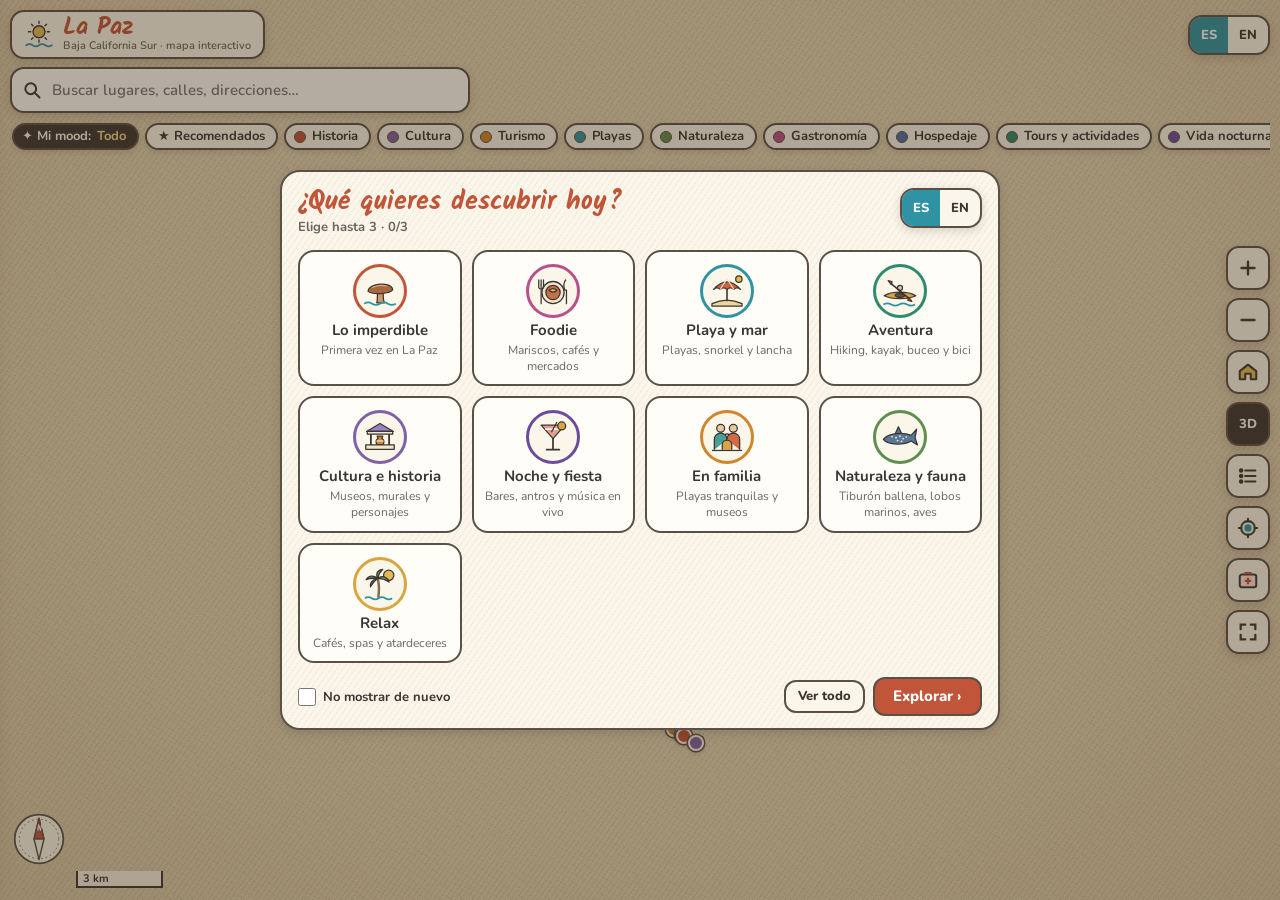
<file: index.html>
<!DOCTYPE html>
<html lang="es">
<head>
<meta charset="utf-8">
<meta name="viewport" content="width=device-width,initial-scale=1">
<title>Mapa interactivo de La Paz, Baja California Sur</title>
<meta name="description" content="Mapa ilustrado de La Paz, BCS: lugares históricos, playas, personajes y calles.">
<link rel="stylesheet" href="assets/vendor/maplibre-gl.css">
<link rel="stylesheet" href="assets/mapa-lapaz.css">
<style>html,body{margin:0;height:100%;background:#efe3c4}</style>
</head>
<body>
<!-- Mapa Interactivo La Paz · sitio estático (GitHub Pages, Netlify, Vercel o cualquier servidor) -->
<div class="mlp-root" style="height:100vh;height:100dvh;border-radius:0" data-config='{"dataUrl":"datos/lugares.json"}'></div>
<script src="assets/vendor/maplibre-gl.js"></script>
<script src="assets/mapa-lapaz.js"></script>
</body>
</html>
</file>
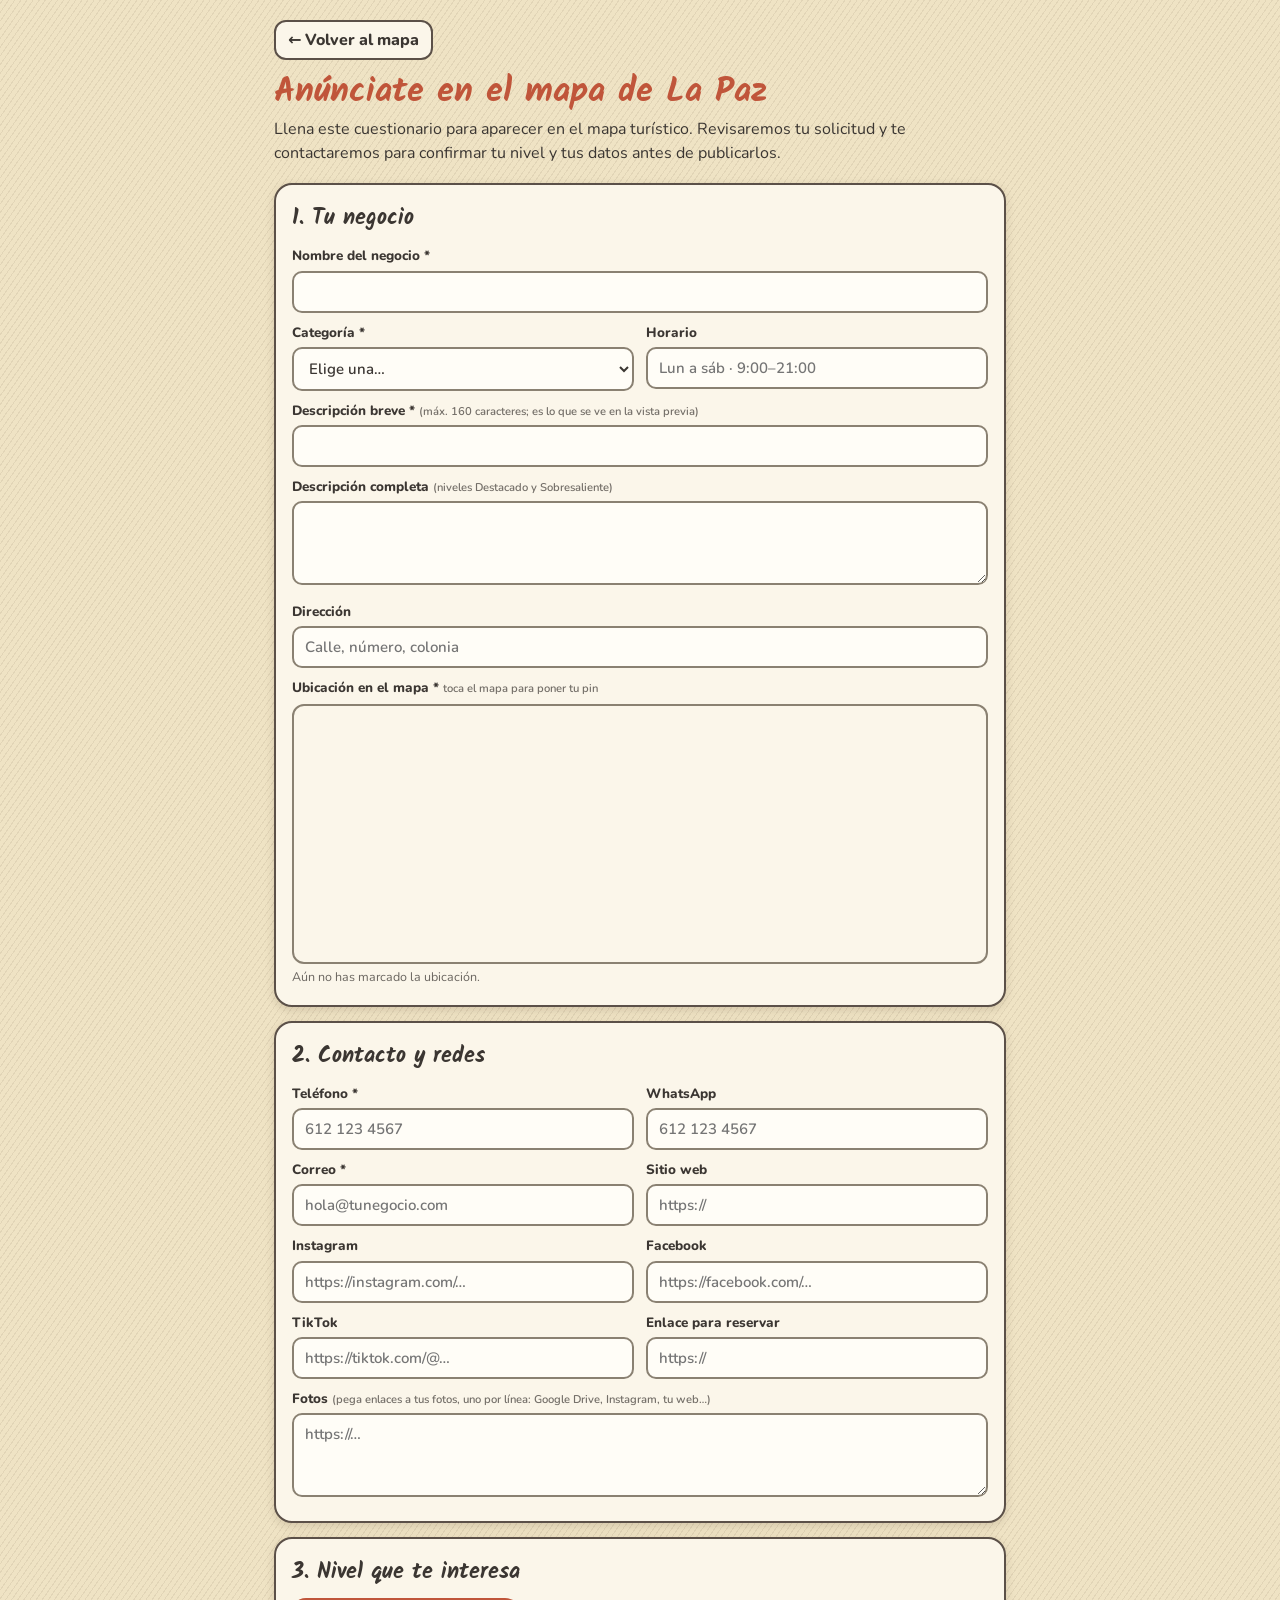
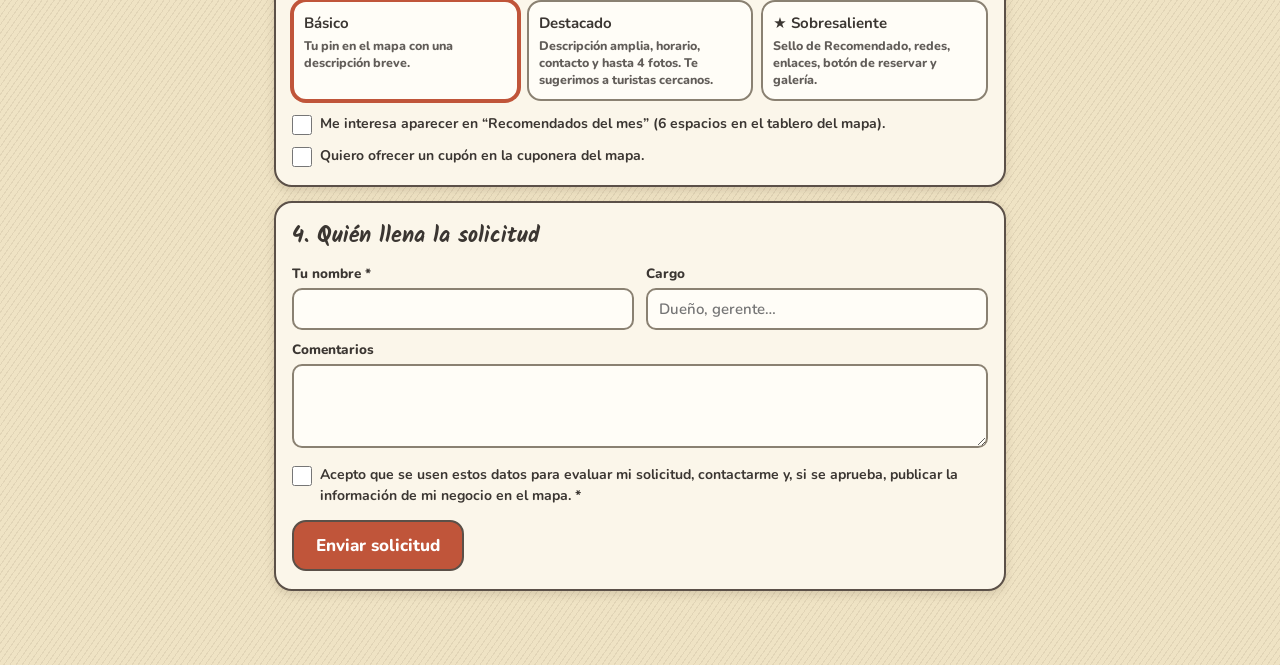
<file: prueba/afiliados.html>
<!DOCTYPE html>
<html lang="es">
<head>
<meta charset="utf-8">
<meta name="viewport" content="width=device-width,initial-scale=1">
<title>Anúnciate en el mapa · La Paz, BCS</title>
<meta name="description" content="Registra tu negocio en el mapa turístico interactivo de La Paz, Baja California Sur.">
<link rel="stylesheet" href="assets/vendor/maplibre-gl.css">
<link href="https://fonts.googleapis.com/css2?family=Kalam:wght@400;700&family=Nunito:wght@400;600;700;800&display=swap" rel="stylesheet">
<style>
:root{--ink:#3b3632;--paper:#fbf6ea;--line:#5b5048;--accent:#c0553a;--gold:#e2b23a}
*{box-sizing:border-box}
body{margin:0;font-family:Nunito,system-ui,sans-serif;color:var(--ink);background:#efe3c4;background-image:repeating-linear-gradient(-55deg,rgba(90,70,50,.09) 0 1px,transparent 1px 5px);line-height:1.5}
.wrap{max-width:760px;margin:0 auto;padding:20px 14px 60px}
.top{display:flex;align-items:center;gap:10px;margin-bottom:14px}
.top a{color:var(--ink);font-weight:800;text-decoration:none;border:2px solid var(--line);background:var(--paper);border-radius:12px;padding:6px 12px}
h1{font:700 34px/1.1 Kalam,cursive;color:var(--accent);margin:6px 0}
.lead{font-size:16px;margin:0 0 18px}
.card{background:var(--paper);border:2px solid var(--line);border-radius:18px;padding:16px 16px 18px;margin-bottom:14px;box-shadow:0 3px 10px rgba(60,40,20,.15)}
.card h2{font:700 22px Kalam,cursive;margin:0 0 10px;color:var(--ink)}
.grid{display:grid;grid-template-columns:1fr 1fr;gap:10px 12px}
.full{grid-column:1/-1}
label{display:block;font-weight:800;font-size:13.5px}
label small{font-weight:600;opacity:.7}
input,select,textarea{width:100%;font:600 15px Nunito,sans-serif;padding:9px 11px;border:2px solid #8a8172;border-radius:10px;background:#fffdf7;color:var(--ink);margin-top:4px}
input:focus,select:focus,textarea:focus{outline:none;border-color:var(--accent)}
textarea{min-height:84px;resize:vertical}
.levels{display:grid;grid-template-columns:repeat(3,1fr);gap:8px}
.lv{position:relative;border:2px solid #8a8172;border-radius:14px;padding:10px;background:#fffdf7;cursor:pointer}
.lv input{position:absolute;opacity:0}
.lv b{display:block;font-size:15px}
.lv span{display:block;font-size:12.5px;opacity:.8;line-height:1.35;margin-top:3px}
.lv:has(input:checked){border-color:var(--accent);box-shadow:0 0 0 2px var(--accent)}
.lv.gold:has(input:checked){border-color:var(--gold);box-shadow:0 0 0 2px var(--gold)}
.check{display:flex;gap:8px;align-items:flex-start;font-weight:700;font-size:14px}
.check input{width:20px;height:20px;margin:2px 0 0;flex:none;accent-color:var(--accent)}
#pick{height:260px;border-radius:12px;border:2px solid #8a8172;margin-top:6px;overflow:hidden}
.hint{font-size:12.5px;opacity:.75;margin-top:4px}
.coupon-extra{display:none}
.coupon-extra.on{display:contents}
.btn{font:800 17px Nunito,sans-serif;border:2px solid var(--line);background:var(--accent);color:#fff;border-radius:14px;padding:12px 22px;cursor:pointer}
.btn[disabled]{opacity:.6}
.err{color:#a32d2d;font-weight:800;font-size:13px;margin-top:4px;display:none}
.err.on{display:block}
.msg{display:none;border:2px solid var(--line);border-radius:16px;background:var(--paper);padding:18px;text-align:center}
.msg.on{display:block}
.msg b{font:700 26px Kalam,cursive;color:var(--accent);display:block}
.hp{position:absolute;left:-5000px}
@media (max-width:560px){.grid{grid-template-columns:1fr}.levels{grid-template-columns:1fr}h1{font-size:28px}}
</style>
</head>
<body>
<div class="wrap">
 <div class="top"><a href="./">← Volver al mapa</a></div>
 <h1>Anúnciate en el mapa de La Paz</h1>
 <p class="lead">Llena este cuestionario para aparecer en el mapa turístico. Revisaremos tu solicitud y te contactaremos para confirmar tu nivel y tus datos antes de publicarlos.</p>

 <form id="f" novalidate>
  <input class="hp" type="text" name="website2" tabindex="-1" autocomplete="off" aria-hidden="true">
  <div class="card">
   <h2>1. Tu negocio</h2>
   <div class="grid">
    <label class="full">Nombre del negocio *<input name="negocio" required maxlength="80"></label>
    <label>Categoría *<select name="categoria" required>
     <option value="">Elige una…</option><option value="gastronomia">Gastronomía (restaurante, café, bar de mariscos…)</option><option value="vida_nocturna">Vida nocturna (bar, antro, música en vivo)</option><option value="hospedaje">Hospedaje</option><option value="tours">Tours y actividades</option><option value="cultura">Cultura y arte</option><option value="compras">Compras y artesanías</option><option value="bienestar">Spa y bienestar</option><option value="otro">Otro</option></select></label>
    <label>Horario<input name="horario" placeholder="Lun a sáb · 9:00–21:00"></label>
    <label class="full">Descripción breve * <small>(máx. 160 caracteres; es lo que se ve en la vista previa)</small><input name="descripcion_breve" required maxlength="160"></label>
    <label class="full">Descripción completa <small>(niveles Destacado y Sobresaliente)</small><textarea name="descripcion" maxlength="1200"></textarea></label>
    <label class="full">Dirección<input name="direccion" placeholder="Calle, número, colonia"></label>
    <div class="full"><label>Ubicación en el mapa * <small>toca el mapa para poner tu pin</small></label><div id="pick"></div><div class="hint" id="coordsTxt">Aún no has marcado la ubicación.</div><div class="err" id="errPin">Marca la ubicación de tu negocio en el mapa.</div></div>
   </div>
  </div>

  <div class="card">
   <h2>2. Contacto y redes</h2>
   <div class="grid">
    <label>Teléfono *<input name="telefono" type="tel" required placeholder="612 123 4567"></label>
    <label>WhatsApp<input name="whatsapp" type="tel" placeholder="612 123 4567"></label>
    <label>Correo *<input name="email" type="email" required placeholder="hola@tunegocio.com"></label>
    <label>Sitio web<input name="web" type="url" placeholder="https://"></label>
    <label>Instagram<input name="instagram" placeholder="https://instagram.com/…"></label>
    <label>Facebook<input name="facebook" placeholder="https://facebook.com/…"></label>
    <label>TikTok<input name="tiktok" placeholder="https://tiktok.com/@…"></label>
    <label>Enlace para reservar<input name="reservar" type="url" placeholder="https://"></label>
    <label class="full">Fotos <small>(pega enlaces a tus fotos, uno por línea: Google Drive, Instagram, tu web…)</small><textarea name="fotos" placeholder="https://…"></textarea></label>
   </div>
  </div>

  <div class="card">
   <h2>3. Nivel que te interesa</h2>
   <div class="levels">
    <label class="lv"><input type="radio" name="nivel" value="basico" checked><b>Básico</b><span>Tu pin en el mapa con una descripción breve.</span></label>
    <label class="lv"><input type="radio" name="nivel" value="destacado"><b>Destacado</b><span>Descripción amplia, horario, contacto y hasta 4 fotos. Te sugerimos a turistas cercanos.</span></label>
    <label class="lv gold"><input type="radio" name="nivel" value="sobresaliente"><b>★ Sobresaliente</b><span>Sello de Recomendado, redes, enlaces, botón de reservar y galería.</span></label>
   </div>
   <div class="grid" style="margin-top:12px">
    <label class="check full"><input type="checkbox" name="recomendados" value="si"> Me interesa aparecer en “Recomendados del mes” (6 espacios en el tablero del mapa).</label>
    <label class="check full"><input type="checkbox" name="quiere_cupon" value="si" id="qc"> Quiero ofrecer un cupón en la cuponera del mapa.</label>
    <div class="coupon-extra" id="cx">
     <label>Tipo de cupón<select name="cupon_tipo"><option value="descuento">Descuento</option><option value="cortesia">Cortesía</option><option value="upgrade">Upgrade</option></select></label>
     <label>Vigencia hasta<input name="cupon_vigencia" type="date"></label>
     <label class="full">¿Qué ofreces y con qué condiciones?<input name="cupon_descripcion" placeholder="10% en consumo mínimo de $400"></label>
    </div>
   </div>
  </div>

  <div class="card">
   <h2>4. Quién llena la solicitud</h2>
   <div class="grid">
    <label>Tu nombre *<input name="responsable" required></label>
    <label>Cargo<input name="cargo" placeholder="Dueño, gerente…"></label>
    <label class="full">Comentarios<textarea name="comentarios"></textarea></label>
    <label class="check full"><input type="checkbox" name="acepto" required> Acepto que se usen estos datos para evaluar mi solicitud, contactarme y, si se aprueba, publicar la información de mi negocio en el mapa. *</label>
   </div>
   <div class="err" id="errForm">Revisa los campos marcados con *.</div>
   <div style="margin-top:14px"><button class="btn" id="send" type="submit">Enviar solicitud</button></div>
  </div>
 </form>
 <div class="msg" id="ok"><b>¡Gracias!</b><p>Recibimos tu solicitud. Te contactaremos pronto para confirmar tus datos.</p><p><a href="./">Volver al mapa</a></p></div>
 <div class="msg" id="off"><b>Casi listo</b><p>El registro aún no está conectado. Mientras tanto, envía estos datos por correo o WhatsApp al administrador del mapa.</p><textarea id="dump" readonly style="min-height:160px"></textarea></div>
</div>
<script src="assets/vendor/maplibre-gl.js"></script>
<script>
(function(){
 var pin=null, mk=null, CFG={};
 fetch('datos/lugares.json',{cache:'no-cache'}).then(function(r){return r.json()}).then(function(d){CFG=d.config||{}}).catch(function(){});
 var map=new maplibregl.Map({container:'pick',style:'https://tiles.openfreemap.org/styles/liberty',center:[-110.312,24.158],zoom:13.5,attributionControl:{compact:true}});
 map.on('click',function(e){pin=[+e.lngLat.lng.toFixed(5),+e.lngLat.lat.toFixed(5)];if(!mk)mk=new maplibregl.Marker({color:'#c0553a'}).setLngLat(pin).addTo(map);else mk.setLngLat(pin);document.getElementById('coordsTxt').textContent='Ubicación marcada: '+pin[1]+', '+pin[0];document.getElementById('errPin').classList.remove('on')});
 var qc=document.getElementById('qc'),cx=document.getElementById('cx');qc.onchange=function(){cx.classList.toggle('on',qc.checked)};
 var f=document.getElementById('f');
 f.addEventListener('input',function(){document.getElementById('errForm').classList.remove('on')});
 f.addEventListener('submit',function(ev){
  ev.preventDefault();
  var okForm=f.checkValidity(), okPin=!!pin;
  document.getElementById('errForm').classList.toggle('on',!okForm);document.getElementById('errPin').classList.toggle('on',!okPin);
  if(!okForm||!okPin){(f.querySelector(':invalid')||document.getElementById('pick')).scrollIntoView({block:'center',behavior:'smooth'});return}
  var fd=new FormData(f),o={tipo:'solicitud',idioma:document.documentElement.lang,pagina:location.href};
  fd.forEach(function(v,k){o[k]=String(v).trim()});o.lon=pin[0];o.lat=pin[1];delete o.acepto;
  if(!CFG.registroUrl){document.getElementById('dump').value=Object.keys(o).filter(function(k){return o[k]&&k!=='website2'}).map(function(k){return k+': '+o[k]}).join('\n');f.style.display='none';document.getElementById('off').classList.add('on');window.scrollTo(0,0);return}
  var b=document.getElementById('send');b.disabled=true;b.textContent='Enviando…';
  fetch(CFG.registroUrl,{method:'POST',mode:'no-cors',headers:{'Content-Type':'text/plain;charset=utf-8'},body:JSON.stringify(o)})
   .then(function(){f.style.display='none';document.getElementById('ok').classList.add('on');window.scrollTo(0,0)})
   .catch(function(){b.disabled=false;b.textContent='Enviar solicitud';alert('No se pudo enviar. Revisa tu conexión e inténtalo de nuevo.')});
 });
})();
</script>
</body>
</html>
</file>
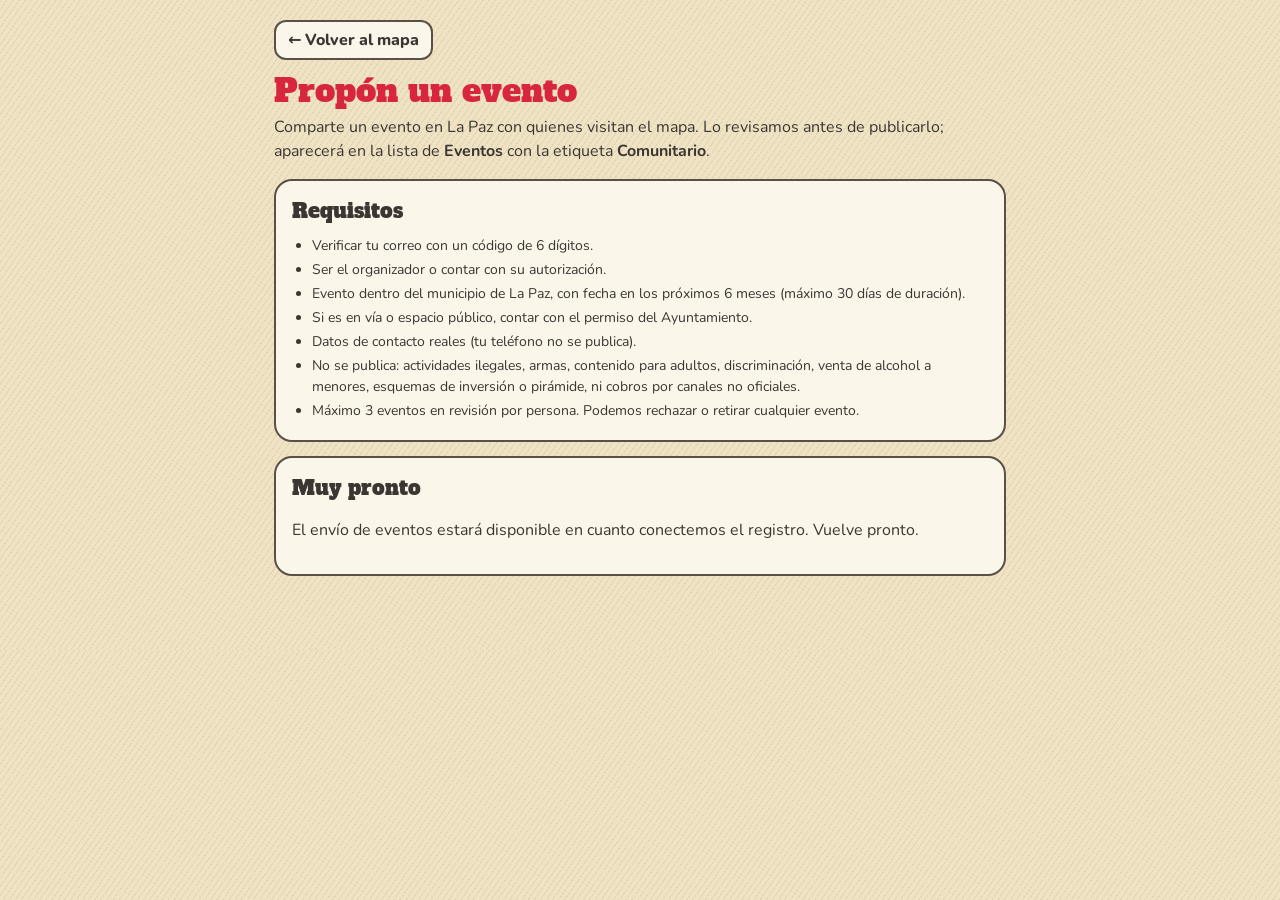
<file: prueba/eventos.html>
<!DOCTYPE html>
<html lang="es">
<head>
<meta charset="utf-8">
<meta name="viewport" content="width=device-width,initial-scale=1">
<title>Proponer un evento · Mapa de La Paz, BCS</title>
<meta name="description" content="Propón un evento para el mapa turístico de La Paz, Baja California Sur. Todos los eventos se revisan antes de publicarse.">
<link rel="stylesheet" href="assets/vendor/maplibre-gl.css">
<link href="https://fonts.googleapis.com/css2?family=Kalam:wght@400;700&family=Nunito:wght@400;600;700;800&family=Alfa+Slab+One&family=Rye&display=swap" rel="stylesheet">
<style>
:root{--ink:#3b3632;--paper:#fbf6ea;--line:#5b5048;--red:#D7263D;--navy:#1f2a44}
*{box-sizing:border-box}
body{margin:0;font-family:Nunito,system-ui,sans-serif;color:var(--ink);background:#efe3c4;background-image:repeating-linear-gradient(-55deg,rgba(90,70,50,.09) 0 1px,transparent 1px 5px);line-height:1.5}
.wrap{max-width:760px;margin:0 auto;padding:20px 14px 60px}
.top a{display:inline-block;color:var(--ink);font-weight:800;text-decoration:none;border:2px solid var(--line);background:var(--paper);border-radius:12px;padding:6px 12px}
h1{font:400 32px/1.1 "Alfa Slab One",Georgia,serif;color:var(--red);margin:14px 0 6px}
.lead{font-size:16px;margin:0 0 16px}
.card{background:var(--paper);border:2px solid var(--line);border-radius:18px;padding:16px;margin-bottom:14px}
.card h2{font:400 20px "Alfa Slab One",Georgia,serif;margin:0 0 10px}
.rules{margin:0;padding-left:20px;font-size:14px}
.rules li{margin:3px 0}
.grid{display:grid;grid-template-columns:1fr 1fr;gap:10px 12px}
.full{grid-column:1/-1}
label{display:block;font-weight:800;font-size:13.5px}
label small{font-weight:600;opacity:.7}
input,select,textarea{width:100%;font:600 15px Nunito,sans-serif;padding:9px 11px;border:2px solid #8a8172;border-radius:10px;background:#fffdf7;color:var(--ink);margin-top:4px}
input:focus,select:focus,textarea:focus{outline:none;border-color:var(--red)}
textarea{min-height:110px;resize:vertical}
.count{font-size:12px;opacity:.7;text-align:right}
.check{display:flex;gap:8px;align-items:flex-start;font-weight:700;font-size:14px;margin:6px 0}
.check input{width:20px;height:20px;margin:2px 0 0;flex:none;accent-color:var(--red)}
#pick{height:260px;border-radius:12px;border:2px solid #8a8172;margin-top:6px;overflow:hidden}
.hint{font-size:12.5px;opacity:.75;margin-top:4px}
.btn{font:800 16px Nunito,sans-serif;border:2.5px solid #111;background:var(--red);color:#fff6e0;border-radius:12px;padding:11px 20px;cursor:pointer}
.btn.ghost{background:var(--paper);color:var(--ink)}
.btn[disabled]{opacity:.6}
.err{color:#a32d2d;font-weight:800;font-size:13.5px;min-height:1em;margin-top:6px}
.code{font:800 26px ui-monospace,Menlo,monospace;letter-spacing:10px;text-align:center}
.links{display:flex;justify-content:space-between;margin-top:8px}
.links button{border:0;background:none;font:800 13px Nunito,sans-serif;color:var(--navy);text-decoration:underline;cursor:pointer}
.ok{display:none;text-align:center}
.ok b{font:400 26px "Alfa Slab One",Georgia,serif;color:var(--red);display:block}
.badge{display:inline-block;background:#eaf3de;border:1.5px solid #3b6d11;color:#27500a;border-radius:10px;padding:5px 10px;font-weight:800;font-size:13px;margin-bottom:12px}
.hp{position:absolute;left:-5000px}
[hidden]{display:none!important}
@media (max-width:560px){.grid{grid-template-columns:1fr}h1{font-size:27px}}
</style>
</head>
<body>
<div class="wrap">
 <div class="top"><a href="./">← Volver al mapa</a></div>
 <h1>Propón un evento</h1>
 <p class="lead">Comparte un evento en La Paz con quienes visitan el mapa. Lo revisamos antes de publicarlo; aparecerá en la lista de <b>Eventos</b> con la etiqueta <b>Comunitario</b>.</p>

 <div class="card">
  <h2>Requisitos</h2>
  <ul class="rules">
   <li>Verificar tu correo con un código de 6 dígitos.</li>
   <li>Ser el organizador o contar con su autorización.</li>
   <li>Evento dentro del municipio de La Paz, con fecha en los próximos 6 meses (máximo 30 días de duración).</li>
   <li>Si es en vía o espacio público, contar con el permiso del Ayuntamiento.</li>
   <li>Datos de contacto reales (tu teléfono no se publica).</li>
   <li>No se publica: actividades ilegales, armas, contenido para adultos, discriminación, venta de alcohol a menores, esquemas de inversión o pirámide, ni cobros por canales no oficiales.</li>
   <li>Máximo 3 eventos en revisión por persona. Podemos rechazar o retirar cualquier evento.</li>
  </ul>
 </div>

 <!-- Paso 1: verificar correo -->
 <div class="card" id="v1" hidden>
  <h2>1. Verifica tu correo</h2>
  <form id="fv1" novalidate>
   <label>Correo electrónico<input type="email" name="e" autocomplete="email" required placeholder="tu@correo.com"></label>
   <label class="check"><input type="checkbox" name="ok"> <span>Acepto el <a href="privacidad.html" target="_blank" rel="noopener">aviso de privacidad</a>.</span></label>
   <div class="err" id="e1"></div>
   <button class="btn" type="submit">Enviar código</button>
  </form>
 </div>
 <div class="card" id="v2" hidden>
  <h2>Escribe el código</h2>
  <form id="fv2" novalidate>
   <p id="sentTo" class="hint"></p>
   <label>Código de 6 dígitos<input name="c" class="code" inputmode="numeric" autocomplete="one-time-code" maxlength="6" required></label>
   <div class="err" id="e2"></div>
   <button class="btn" type="submit">Verificar</button>
   <div class="links"><button type="button" id="re">Reenviar código</button><button type="button" id="ch">Cambiar correo</button></div>
  </form>
 </div>
 <div class="card" id="off" hidden><h2>Muy pronto</h2><p>El envío de eventos estará disponible en cuanto conectemos el registro. Vuelve pronto.</p></div>

 <!-- Paso 2: datos del evento -->
 <form id="f" novalidate hidden>
  <input class="hp" type="text" name="website2" tabindex="-1" autocomplete="off" aria-hidden="true">
  <div class="badge" id="who"></div>
  <div class="card">
   <h2>2. El evento</h2>
   <div class="grid">
    <label class="full">Nombre del evento *<input name="nombre" required maxlength="90"></label>
    <label>Categoría *<select name="categoria" required><option value="">Elige…</option><option>Música y conciertos</option><option>Cultura y arte</option><option>Gastronomía</option><option>Deporte y aventura</option><option>Naturaleza y fauna</option><option>Familia y niños</option><option>Feria o mercado</option><option>Fiesta tradicional</option><option>Taller o curso</option><option>Otro</option></select></label>
    <label>Horario<input name="hora" maxlength="40" placeholder="19:00 – 23:00"></label>
    <label>Fecha de inicio *<input name="inicio" type="date" required></label>
    <label>Fecha de fin <small>(si dura varios días)</small><input name="fin" type="date"></label>
    <label>Lugar *<input name="lugar" required maxlength="90" placeholder="Malecón, frente al Kiosco"></label>
    <label>Dirección<input name="direccion" maxlength="160"></label>
    <div class="full"><label>Ubicación en el mapa * <small>toca el mapa para poner el pin</small></label><div id="pick"></div><div class="hint" id="coordsTxt">Aún no marcas la ubicación.</div></div>
    <label class="full">Descripción * <small>(50 a 600 caracteres)</small><textarea name="descripcion" required minlength="50" maxlength="600"></textarea><div class="count" id="cnt">0 / 600</div></label>
    <label>Precio <small>(o “Gratis”)</small><input name="precio" maxlength="40" placeholder="Gratis · $200 MXN"></label>
    <label>Enlace oficial o red social<input name="enlace" type="url" placeholder="https://"></label>
   </div>
  </div>
  <div class="card">
   <h2>3. Organizador</h2>
   <div class="grid">
    <label>Nombre u organización *<input name="organizador" required maxlength="80"></label>
    <label>Teléfono o WhatsApp * <small>(no se publica)</small><input name="telefono" type="tel" required maxlength="30"></label>
   </div>
   <label class="check"><input type="checkbox" name="decl_organizador"> Soy el organizador o tengo su autorización para publicar este evento. *</label>
   <label class="check"><input type="checkbox" name="decl_permiso"> Si el evento es en vía o espacio público, cuenta con el permiso del Ayuntamiento. *</label>
   <label class="check"><input type="checkbox" name="decl_reglas"> Acepto los requisitos y que el evento se revise antes de publicarse y pueda retirarse. *</label>
   <div id="ts"></div>
   <div class="err" id="ef"></div>
   <button class="btn" id="send" type="submit">Enviar para revisión</button>
  </div>
 </form>
 <div class="card ok" id="ok"><b>¡Gracias!</b><p>Recibimos tu evento. Lo revisaremos y, si cumple los requisitos, aparecerá en la lista de Eventos del mapa.</p><p><a href="./">Volver al mapa</a> · <a href="eventos.html">Proponer otro</a></p></div>
</div>
<script src="assets/vendor/maplibre-gl.js"></script>
<script>
(function () {
  var KEY = 'mlp-sub-v1', CFG = {}, pin = null, mk = null, email = '', $ = function (id) { return document.getElementById(id); };
  var ERR = { verificacion: 'Tu verificación venció. Verifica tu correo otra vez.', captcha: 'Completa la verificación anti-robots.', faltan: 'Faltan campos obligatorios.', fecha: 'Revisa las fechas: deben ser futuras, dentro de los próximos 6 meses y de máximo 30 días.', descripcion: 'La descripción debe tener entre 50 y 600 caracteres.', ubicacion: 'La ubicación debe estar dentro del municipio de La Paz.', enlace: 'El enlace debe empezar con https://', declaraciones: 'Marca las tres casillas de confirmación.', pendientes: 'Ya tienes 3 eventos en revisión. Espera a que los revisemos.' };
  function sub() { try { var s = JSON.parse(localStorage.getItem(KEY)); return s && s.email && s.token ? s : null; } catch (e) { return null; } }
  function api(o) { return fetch(CFG.registroUrl, { method: 'POST', headers: { 'Content-Type': 'text/plain;charset=utf-8' }, body: JSON.stringify(o) }).then(function (r) { return r.json(); }); }
  function show(id) { ['v1', 'v2', 'off', 'f', 'ok'].forEach(function (k) { $(k).hidden = k !== id; }); if (id === 'f') initForm(); }
  fetch('datos/lugares.json', { cache: 'no-cache' }).then(function (r) { return r.json(); }).then(function (d) { CFG = d.config || {}; start(); }).catch(start);
  function start() { if (!CFG.registroUrl) return show('off'); var s = sub(); if (s) { email = s.email; show('f'); } else show('v1'); }

  $('fv1').onsubmit = function (ev) {
    ev.preventDefault(); var f = ev.target; email = f.e.value.trim().toLowerCase();
    if (!/^[^\s@]+@[^\s@]+\.[^\s@]{2,}$/.test(email)) return $('e1').textContent = 'Escribe un correo válido.';
    if (!f.ok.checked) return $('e1').textContent = 'Acepta el aviso de privacidad para continuar.';
    var b = f.querySelector('button'); b.disabled = true; $('e1').textContent = '';
    api({ accion: 'codigo', email: email, idioma: 'es' }).then(function (j) { b.disabled = false; if (j.ok) { $('sentTo').innerHTML = 'Enviamos un código a <b></b>. Revisa también spam.'; $('sentTo').querySelector('b').textContent = email; show('v2'); } else $('e1').textContent = j.error === 'limite' ? 'Demasiados intentos. Espera unos minutos.' : 'No se pudo enviar. Inténtalo de nuevo.'; })
      .catch(function () { b.disabled = false; $('e1').textContent = 'No se pudo conectar. Inténtalo de nuevo.'; });
  };
  $('ch').onclick = function () { show('v1'); };
  $('re').onclick = function () { api({ accion: 'codigo', email: email, idioma: 'es' }).then(function (j) { $('e2').textContent = j.ok ? 'Código reenviado.' : 'Espera unos minutos.'; }); };
  $('fv2').onsubmit = function (ev) {
    ev.preventDefault(); var c = ev.target.c.value.replace(/\D/g, ''); if (c.length !== 6) return $('e2').textContent = 'Escribe los 6 dígitos.';
    api({ accion: 'verificar', email: email, codigo: c, idioma: 'es', origen: 'eventos' }).then(function (j) {
      if (j.ok && j.token) { localStorage.setItem(KEY, JSON.stringify({ email: email, token: j.token, fecha: new Date().toISOString() })); show('f'); }
      else $('e2').textContent = j.error === 'intentos' ? 'Demasiados intentos. Pide un código nuevo.' : 'Código incorrecto o vencido.';
    }).catch(function () { $('e2').textContent = 'No se pudo conectar.'; });
  };

  var formReady = false;
  function initForm() {
    $('who').textContent = '✓ Verificado: ' + email;
    if (formReady) return; formReady = true;
    var hoy = new Date(Date.now() - 7 * 36e5).toISOString().slice(0, 10), max = new Date(Date.now() + 183 * 864e5).toISOString().slice(0, 10);
    var f = $('f'); f.inicio.min = hoy; f.inicio.max = max; f.fin.min = hoy;
    f.inicio.onchange = function () { f.fin.min = f.inicio.value; };
    f.descripcion.oninput = function () { $('cnt').textContent = f.descripcion.value.trim().length + ' / 600'; };
    var map = new maplibregl.Map({ container: 'pick', style: 'https://tiles.openfreemap.org/styles/liberty', center: [-110.312, 24.158], zoom: 13.2, attributionControl: { compact: true } });
    map.on('click', function (e) { pin = [+e.lngLat.lng.toFixed(6), +e.lngLat.lat.toFixed(6)]; if (!mk) mk = new maplibregl.Marker({ color: '#D7263D' }).setLngLat(pin).addTo(map); else mk.setLngLat(pin); $('coordsTxt').textContent = 'Ubicación: ' + pin[1] + ', ' + pin[0]; });
    if (CFG.turnstileSiteKey) { var s = document.createElement('script'); s.src = 'https://challenges.cloudflare.com/turnstile/v0/api.js'; s.async = true; document.head.appendChild(s); $('ts').innerHTML = '<div class="cf-turnstile" data-sitekey="' + CFG.turnstileSiteKey + '" data-language="es"></div>'; }
    f.onsubmit = function (ev) {
      ev.preventDefault(); var err = $('ef'); err.textContent = '';
      if (!f.checkValidity()) { err.textContent = 'Revisa los campos marcados con *.'; (f.querySelector(':invalid') || f).scrollIntoView({ block: 'center', behavior: 'smooth' }); return; }
      if (!pin) { err.textContent = 'Marca la ubicación en el mapa.'; $('pick').scrollIntoView({ block: 'center', behavior: 'smooth' }); return; }
      if (!(f.decl_organizador.checked && f.decl_permiso.checked && f.decl_reglas.checked)) { err.textContent = ERR.declaraciones; return; }
      var s = sub() || {}, o = { accion: 'evento', email: s.email, token: s.token, lon: pin[0], lat: pin[1] };
      ['website2', 'nombre', 'categoria', 'hora', 'inicio', 'fin', 'lugar', 'direccion', 'descripcion', 'precio', 'enlace', 'organizador', 'telefono'].forEach(function (k) { o[k] = (f[k].value || '').trim(); });
      ['decl_organizador', 'decl_permiso', 'decl_reglas'].forEach(function (k) { o[k] = f[k].checked; });
      var t = f.querySelector('[name="cf-turnstile-response"]'); if (t) o.turnstile = t.value;
      var b = $('send'); b.disabled = true; b.textContent = 'Enviando…';
      api(o).then(function (j) {
        b.disabled = false; b.textContent = 'Enviar para revisión';
        if (j.ok) { show('ok'); window.scrollTo(0, 0); return; }
        if (j.error === 'verificacion') { localStorage.removeItem(KEY); show('v1'); }
        err.textContent = ERR[j.error] || 'No se pudo enviar. Inténtalo de nuevo.';
        if (window.turnstile) try { turnstile.reset(); } catch (e) {}
      }).catch(function () { b.disabled = false; b.textContent = 'Enviar para revisión'; err.textContent = 'No se pudo conectar. Inténtalo de nuevo.'; });
    };
  }
})();
</script>
</body>
</html>
</file>
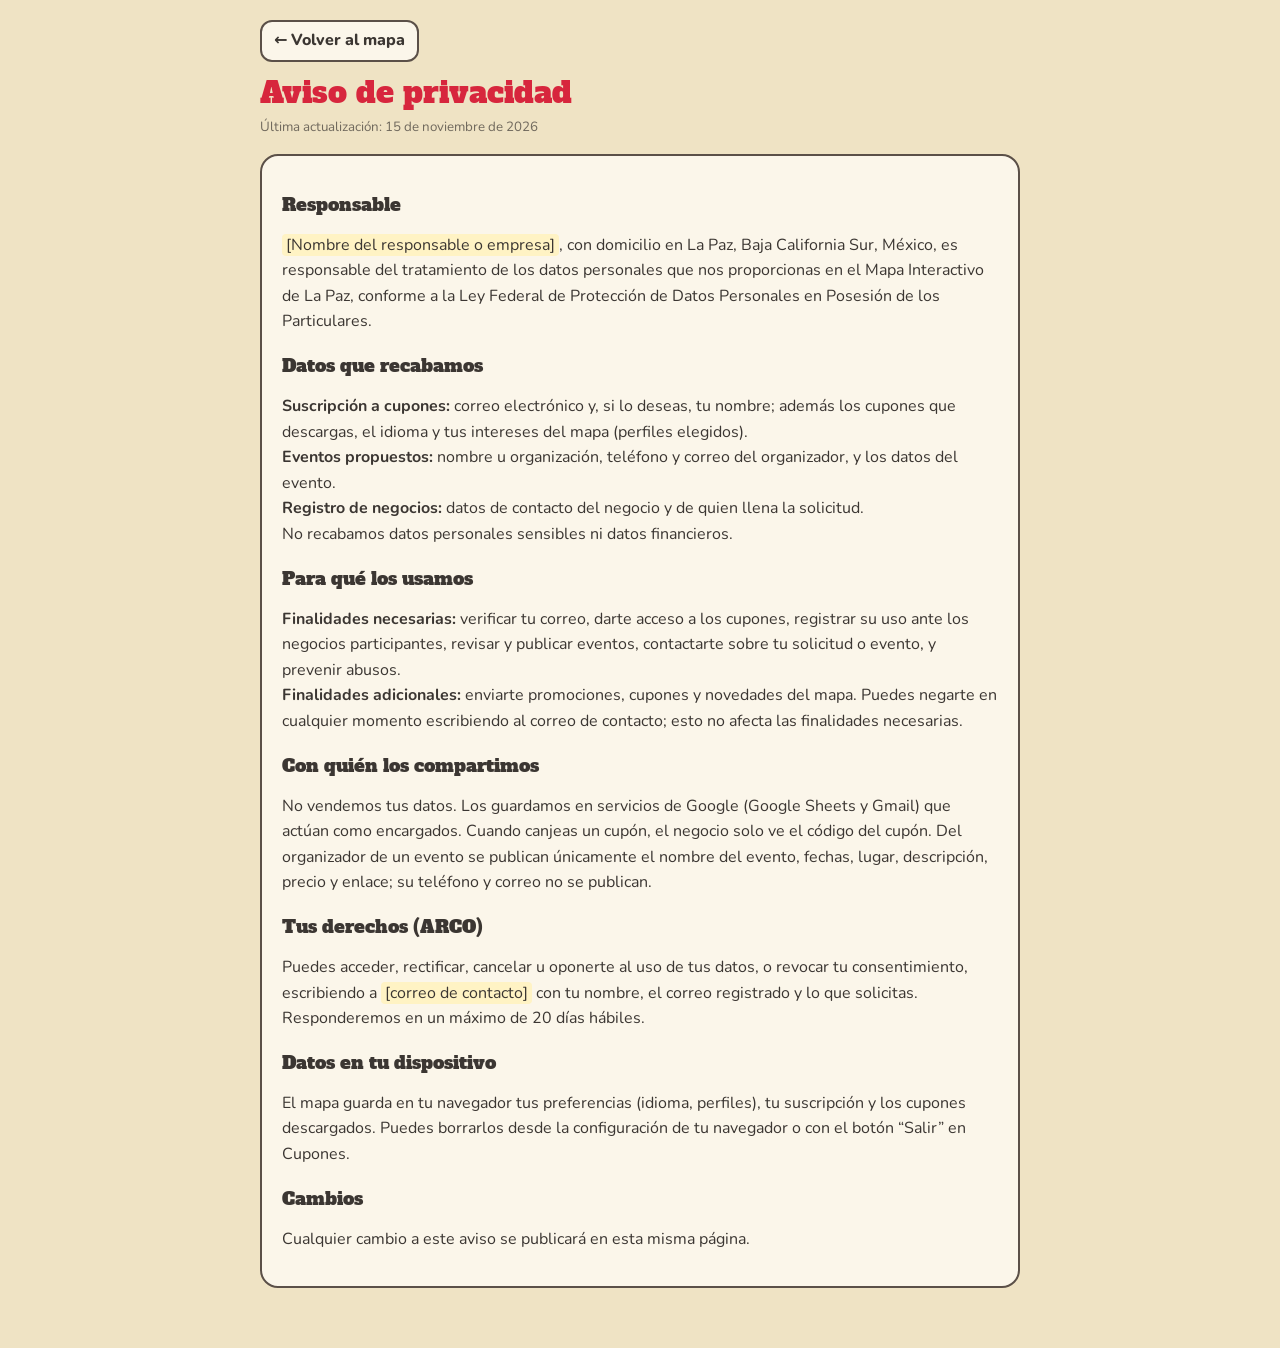
<file: prueba/privacidad.html>
<!DOCTYPE html>
<html lang="es">
<head>
<meta charset="utf-8">
<meta name="viewport" content="width=device-width,initial-scale=1">
<title>Aviso de privacidad · Mapa de La Paz, BCS</title>
<link href="https://fonts.googleapis.com/css2?family=Nunito:wght@400;700;800&family=Alfa+Slab+One&display=swap" rel="stylesheet">
<style>
body{margin:0;font-family:Nunito,system-ui,sans-serif;color:#3b3632;background:#efe3c4;line-height:1.6}
.wrap{max-width:760px;margin:0 auto;padding:20px 16px 60px}
.top a{display:inline-block;color:#3b3632;font-weight:800;text-decoration:none;border:2px solid #5b5048;background:#fbf6ea;border-radius:12px;padding:6px 12px}
.card{background:#fbf6ea;border:2px solid #5b5048;border-radius:18px;padding:18px 20px;margin-top:14px}
h1{font:400 30px/1.15 "Alfa Slab One",Georgia,serif;color:#D7263D;margin:14px 0 4px}
h2{font:400 18px "Alfa Slab One",Georgia,serif;margin:18px 0 4px}
.fill{background:#fff3c4;padding:0 4px;border-radius:4px}
small{opacity:.7}
</style>
</head>
<body>
<div class="wrap">
 <div class="top"><a href="./">← Volver al mapa</a></div>
 <h1>Aviso de privacidad</h1>
 <small>Última actualización: 15 de noviembre de 2026</small>
 <div class="card">
  <h2>Responsable</h2>
  <p><span class="fill">[Nombre del responsable o empresa]</span>, con domicilio en La Paz, Baja California Sur, México, es responsable del tratamiento de los datos personales que nos proporcionas en el Mapa Interactivo de La Paz, conforme a la Ley Federal de Protección de Datos Personales en Posesión de los Particulares.</p>
  <h2>Datos que recabamos</h2>
  <p><b>Suscripción a cupones:</b> correo electrónico y, si lo deseas, tu nombre; además los cupones que descargas, el idioma y tus intereses del mapa (perfiles elegidos).<br>
  <b>Eventos propuestos:</b> nombre u organización, teléfono y correo del organizador, y los datos del evento.<br>
  <b>Registro de negocios:</b> datos de contacto del negocio y de quien llena la solicitud.<br>
  No recabamos datos personales sensibles ni datos financieros.</p>
  <h2>Para qué los usamos</h2>
  <p><b>Finalidades necesarias:</b> verificar tu correo, darte acceso a los cupones, registrar su uso ante los negocios participantes, revisar y publicar eventos, contactarte sobre tu solicitud o evento, y prevenir abusos.<br>
  <b>Finalidades adicionales:</b> enviarte promociones, cupones y novedades del mapa. Puedes negarte en cualquier momento escribiendo al correo de contacto; esto no afecta las finalidades necesarias.</p>
  <h2>Con quién los compartimos</h2>
  <p>No vendemos tus datos. Los guardamos en servicios de Google (Google Sheets y Gmail) que actúan como encargados. Cuando canjeas un cupón, el negocio solo ve el código del cupón. Del organizador de un evento se publican únicamente el nombre del evento, fechas, lugar, descripción, precio y enlace; su teléfono y correo no se publican.</p>
  <h2>Tus derechos (ARCO)</h2>
  <p>Puedes acceder, rectificar, cancelar u oponerte al uso de tus datos, o revocar tu consentimiento, escribiendo a <span class="fill">[correo de contacto]</span> con tu nombre, el correo registrado y lo que solicitas. Responderemos en un máximo de 20 días hábiles.</p>
  <h2>Datos en tu dispositivo</h2>
  <p>El mapa guarda en tu navegador tus preferencias (idioma, perfiles), tu suscripción y los cupones descargados. Puedes borrarlos desde la configuración de tu navegador o con el botón “Salir” en Cupones.</p>
  <h2>Cambios</h2>
  <p>Cualquier cambio a este aviso se publicará en esta misma página.</p>
 </div>
</div>
</body>
</html>
</file>
<file: assets/vendor/maplibre-gl.css>
.maplibregl-map{font:12px/20px Helvetica Neue,Arial,Helvetica,sans-serif;overflow:hidden;position:relative;-webkit-tap-highlight-color:rgb(0 0 0/0)}.maplibregl-canvas{left:0;position:absolute;top:0}.maplibregl-map:fullscreen{height:100%;width:100%}.maplibregl-ctrl-group button.maplibregl-ctrl-compass{touch-action:none}.maplibregl-canvas-container.maplibregl-interactive,.maplibregl-ctrl-group button.maplibregl-ctrl-compass{cursor:grab;-webkit-user-select:none;-moz-user-select:none;user-select:none}.maplibregl-canvas-container.maplibregl-interactive.maplibregl-track-pointer{cursor:pointer}.maplibregl-canvas-container.maplibregl-interactive:active,.maplibregl-ctrl-group button.maplibregl-ctrl-compass:active{cursor:grabbing}.maplibregl-canvas-container.maplibregl-touch-zoom-rotate,.maplibregl-canvas-container.maplibregl-touch-zoom-rotate .maplibregl-canvas{touch-action:pan-x pan-y}.maplibregl-canvas-container.maplibregl-touch-drag-pan,.maplibregl-canvas-container.maplibregl-touch-drag-pan .maplibregl-canvas{touch-action:pinch-zoom}.maplibregl-canvas-container.maplibregl-touch-zoom-rotate.maplibregl-touch-drag-pan,.maplibregl-canvas-container.maplibregl-touch-zoom-rotate.maplibregl-touch-drag-pan .maplibregl-canvas{touch-action:none}.maplibregl-canvas-container.maplibregl-touch-drag-pan.maplibregl-cooperative-gestures,.maplibregl-canvas-container.maplibregl-touch-drag-pan.maplibregl-cooperative-gestures .maplibregl-canvas{touch-action:pan-x pan-y}.maplibregl-ctrl-bottom-left,.maplibregl-ctrl-bottom-right,.maplibregl-ctrl-top-left,.maplibregl-ctrl-top-right{pointer-events:none;position:absolute;z-index:2}.maplibregl-ctrl-top-left{left:0;top:0}.maplibregl-ctrl-top-right{right:0;top:0}.maplibregl-ctrl-bottom-left{bottom:0;left:0}.maplibregl-ctrl-bottom-right{bottom:0;right:0}.maplibregl-ctrl{clear:both;pointer-events:auto;transform:translate(0)}.maplibregl-ctrl-top-left .maplibregl-ctrl{float:left;margin:10px 0 0 10px}.maplibregl-ctrl-top-right .maplibregl-ctrl{float:right;margin:10px 10px 0 0}.maplibregl-ctrl-bottom-left .maplibregl-ctrl{float:left;margin:0 0 10px 10px}.maplibregl-ctrl-bottom-right .maplibregl-ctrl{float:right;margin:0 10px 10px 0}.maplibregl-ctrl-group{background:#fff;border-radius:4px}.maplibregl-ctrl-group:not(:empty){box-shadow:0 0 0 2px rgba(0,0,0,.1)}@media (forced-colors:active){.maplibregl-ctrl-group:not(:empty){box-shadow:0 0 0 2px ButtonText}}.maplibregl-ctrl-group button{background-color:transparent;border:0;box-sizing:border-box;cursor:pointer;display:block;height:29px;outline:none;padding:0;width:29px}.maplibregl-ctrl-group button+button{border-top:1px solid #ddd}.maplibregl-ctrl button .maplibregl-ctrl-icon{background-position:50%;background-repeat:no-repeat;display:block;height:100%;width:100%}@media (forced-colors:active){.maplibregl-ctrl-icon{background-color:transparent}.maplibregl-ctrl-group button+button{border-top:1px solid ButtonText}}.maplibregl-ctrl button::-moz-focus-inner{border:0;padding:0}.maplibregl-ctrl-attrib-button:focus,.maplibregl-ctrl-group button:focus{box-shadow:0 0 2px 2px #0096ff}.maplibregl-ctrl button:disabled{cursor:not-allowed}.maplibregl-ctrl button:disabled .maplibregl-ctrl-icon{opacity:.25}@media (hover:hover){.maplibregl-ctrl button:not(:disabled):hover{background-color:rgba(0,0,0,.05)}}.maplibregl-ctrl button:not(:disabled):active{background-color:rgba(0,0,0,.05)}.maplibregl-ctrl-group button:focus:focus-visible{box-shadow:0 0 2px 2px #0096ff}.maplibregl-ctrl-group button:focus:not(:focus-visible){box-shadow:none}.maplibregl-ctrl-group button:focus:first-child{border-radius:4px 4px 0 0}.maplibregl-ctrl-group button:focus:last-child{border-radius:0 0 4px 4px}.maplibregl-ctrl-group button:focus:only-child{border-radius:inherit}.maplibregl-ctrl button.maplibregl-ctrl-zoom-out .maplibregl-ctrl-icon{background-image:url("data:image/svg+xml;charset=utf-8,%3Csvg xmlns='http://www.w3.org/2000/svg' width='29' height='29' fill='%23333' viewBox='0 0 29 29'%3E%3Cpath d='M10 13c-.75 0-1.5.75-1.5 1.5S9.25 16 10 16h9c.75 0 1.5-.75 1.5-1.5S19.75 13 19 13z'/%3E%3C/svg%3E")}.maplibregl-ctrl button.maplibregl-ctrl-zoom-in .maplibregl-ctrl-icon{background-image:url("data:image/svg+xml;charset=utf-8,%3Csvg xmlns='http://www.w3.org/2000/svg' width='29' height='29' fill='%23333' viewBox='0 0 29 29'%3E%3Cpath d='M14.5 8.5c-.75 0-1.5.75-1.5 1.5v3h-3c-.75 0-1.5.75-1.5 1.5S9.25 16 10 16h3v3c0 .75.75 1.5 1.5 1.5S16 19.75 16 19v-3h3c.75 0 1.5-.75 1.5-1.5S19.75 13 19 13h-3v-3c0-.75-.75-1.5-1.5-1.5'/%3E%3C/svg%3E")}@media (forced-colors:active){.maplibregl-ctrl button.maplibregl-ctrl-zoom-out .maplibregl-ctrl-icon{background-image:url("data:image/svg+xml;charset=utf-8,%3Csvg xmlns='http://www.w3.org/2000/svg' width='29' height='29' fill='%23fff' viewBox='0 0 29 29'%3E%3Cpath d='M10 13c-.75 0-1.5.75-1.5 1.5S9.25 16 10 16h9c.75 0 1.5-.75 1.5-1.5S19.75 13 19 13z'/%3E%3C/svg%3E")}.maplibregl-ctrl button.maplibregl-ctrl-zoom-in .maplibregl-ctrl-icon{background-image:url("data:image/svg+xml;charset=utf-8,%3Csvg xmlns='http://www.w3.org/2000/svg' width='29' height='29' fill='%23fff' viewBox='0 0 29 29'%3E%3Cpath d='M14.5 8.5c-.75 0-1.5.75-1.5 1.5v3h-3c-.75 0-1.5.75-1.5 1.5S9.25 16 10 16h3v3c0 .75.75 1.5 1.5 1.5S16 19.75 16 19v-3h3c.75 0 1.5-.75 1.5-1.5S19.75 13 19 13h-3v-3c0-.75-.75-1.5-1.5-1.5'/%3E%3C/svg%3E")}}@media (forced-colors:active) and (prefers-color-scheme:light){.maplibregl-ctrl button.maplibregl-ctrl-zoom-out .maplibregl-ctrl-icon{background-image:url("data:image/svg+xml;charset=utf-8,%3Csvg xmlns='http://www.w3.org/2000/svg' width='29' height='29' viewBox='0 0 29 29'%3E%3Cpath d='M10 13c-.75 0-1.5.75-1.5 1.5S9.25 16 10 16h9c.75 0 1.5-.75 1.5-1.5S19.75 13 19 13z'/%3E%3C/svg%3E")}.maplibregl-ctrl button.maplibregl-ctrl-zoom-in .maplibregl-ctrl-icon{background-image:url("data:image/svg+xml;charset=utf-8,%3Csvg xmlns='http://www.w3.org/2000/svg' width='29' height='29' viewBox='0 0 29 29'%3E%3Cpath d='M14.5 8.5c-.75 0-1.5.75-1.5 1.5v3h-3c-.75 0-1.5.75-1.5 1.5S9.25 16 10 16h3v3c0 .75.75 1.5 1.5 1.5S16 19.75 16 19v-3h3c.75 0 1.5-.75 1.5-1.5S19.75 13 19 13h-3v-3c0-.75-.75-1.5-1.5-1.5'/%3E%3C/svg%3E")}}.maplibregl-ctrl button.maplibregl-ctrl-fullscreen .maplibregl-ctrl-icon{background-image:url("data:image/svg+xml;charset=utf-8,%3Csvg xmlns='http://www.w3.org/2000/svg' width='29' height='29' fill='%23333' viewBox='0 0 29 29'%3E%3Cpath d='M24 16v5.5c0 1.75-.75 2.5-2.5 2.5H16v-1l3-1.5-4-5.5 1-1 5.5 4 1.5-3zM6 16l1.5 3 5.5-4 1 1-4 5.5 3 1.5v1H7.5C5.75 24 5 23.25 5 21.5V16zm7-11v1l-3 1.5 4 5.5-1 1-5.5-4L6 13H5V7.5C5 5.75 5.75 5 7.5 5zm11 2.5c0-1.75-.75-2.5-2.5-2.5H16v1l3 1.5-4 5.5 1 1 5.5-4 1.5 3h1z'/%3E%3C/svg%3E")}.maplibregl-ctrl button.maplibregl-ctrl-shrink .maplibregl-ctrl-icon{background-image:url("data:image/svg+xml;charset=utf-8,%3Csvg xmlns='http://www.w3.org/2000/svg' width='29' height='29' viewBox='0 0 29 29'%3E%3Cpath d='M18.5 16c-1.75 0-2.5.75-2.5 2.5V24h1l1.5-3 5.5 4 1-1-4-5.5 3-1.5v-1zM13 18.5c0-1.75-.75-2.5-2.5-2.5H5v1l3 1.5L4 24l1 1 5.5-4 1.5 3h1zm3-8c0 1.75.75 2.5 2.5 2.5H24v-1l-3-1.5L25 5l-1-1-5.5 4L17 5h-1zM10.5 13c1.75 0 2.5-.75 2.5-2.5V5h-1l-1.5 3L5 4 4 5l4 5.5L5 12v1z'/%3E%3C/svg%3E")}@media (forced-colors:active){.maplibregl-ctrl button.maplibregl-ctrl-fullscreen .maplibregl-ctrl-icon{background-image:url("data:image/svg+xml;charset=utf-8,%3Csvg xmlns='http://www.w3.org/2000/svg' width='29' height='29' fill='%23fff' viewBox='0 0 29 29'%3E%3Cpath d='M24 16v5.5c0 1.75-.75 2.5-2.5 2.5H16v-1l3-1.5-4-5.5 1-1 5.5 4 1.5-3zM6 16l1.5 3 5.5-4 1 1-4 5.5 3 1.5v1H7.5C5.75 24 5 23.25 5 21.5V16zm7-11v1l-3 1.5 4 5.5-1 1-5.5-4L6 13H5V7.5C5 5.75 5.75 5 7.5 5zm11 2.5c0-1.75-.75-2.5-2.5-2.5H16v1l3 1.5-4 5.5 1 1 5.5-4 1.5 3h1z'/%3E%3C/svg%3E")}.maplibregl-ctrl button.maplibregl-ctrl-shrink .maplibregl-ctrl-icon{background-image:url("data:image/svg+xml;charset=utf-8,%3Csvg xmlns='http://www.w3.org/2000/svg' width='29' height='29' fill='%23fff' viewBox='0 0 29 29'%3E%3Cpath d='M18.5 16c-1.75 0-2.5.75-2.5 2.5V24h1l1.5-3 5.5 4 1-1-4-5.5 3-1.5v-1zM13 18.5c0-1.75-.75-2.5-2.5-2.5H5v1l3 1.5L4 24l1 1 5.5-4 1.5 3h1zm3-8c0 1.75.75 2.5 2.5 2.5H24v-1l-3-1.5L25 5l-1-1-5.5 4L17 5h-1zM10.5 13c1.75 0 2.5-.75 2.5-2.5V5h-1l-1.5 3L5 4 4 5l4 5.5L5 12v1z'/%3E%3C/svg%3E")}}@media (forced-colors:active) and (prefers-color-scheme:light){.maplibregl-ctrl button.maplibregl-ctrl-fullscreen .maplibregl-ctrl-icon{background-image:url("data:image/svg+xml;charset=utf-8,%3Csvg xmlns='http://www.w3.org/2000/svg' width='29' height='29' viewBox='0 0 29 29'%3E%3Cpath d='M24 16v5.5c0 1.75-.75 2.5-2.5 2.5H16v-1l3-1.5-4-5.5 1-1 5.5 4 1.5-3zM6 16l1.5 3 5.5-4 1 1-4 5.5 3 1.5v1H7.5C5.75 24 5 23.25 5 21.5V16zm7-11v1l-3 1.5 4 5.5-1 1-5.5-4L6 13H5V7.5C5 5.75 5.75 5 7.5 5zm11 2.5c0-1.75-.75-2.5-2.5-2.5H16v1l3 1.5-4 5.5 1 1 5.5-4 1.5 3h1z'/%3E%3C/svg%3E")}.maplibregl-ctrl button.maplibregl-ctrl-shrink .maplibregl-ctrl-icon{background-image:url("data:image/svg+xml;charset=utf-8,%3Csvg xmlns='http://www.w3.org/2000/svg' width='29' height='29' viewBox='0 0 29 29'%3E%3Cpath d='M18.5 16c-1.75 0-2.5.75-2.5 2.5V24h1l1.5-3 5.5 4 1-1-4-5.5 3-1.5v-1zM13 18.5c0-1.75-.75-2.5-2.5-2.5H5v1l3 1.5L4 24l1 1 5.5-4 1.5 3h1zm3-8c0 1.75.75 2.5 2.5 2.5H24v-1l-3-1.5L25 5l-1-1-5.5 4L17 5h-1zM10.5 13c1.75 0 2.5-.75 2.5-2.5V5h-1l-1.5 3L5 4 4 5l4 5.5L5 12v1z'/%3E%3C/svg%3E")}}.maplibregl-ctrl button.maplibregl-ctrl-compass .maplibregl-ctrl-icon{background-image:url("data:image/svg+xml;charset=utf-8,%3Csvg xmlns='http://www.w3.org/2000/svg' width='29' height='29' fill='%23333' viewBox='0 0 29 29'%3E%3Cpath d='m10.5 14 4-8 4 8z'/%3E%3Cpath fill='%23ccc' d='m10.5 16 4 8 4-8z'/%3E%3C/svg%3E")}@media (forced-colors:active){.maplibregl-ctrl button.maplibregl-ctrl-compass .maplibregl-ctrl-icon{background-image:url("data:image/svg+xml;charset=utf-8,%3Csvg xmlns='http://www.w3.org/2000/svg' width='29' height='29' fill='%23fff' viewBox='0 0 29 29'%3E%3Cpath d='m10.5 14 4-8 4 8z'/%3E%3Cpath fill='%23ccc' d='m10.5 16 4 8 4-8z'/%3E%3C/svg%3E")}}@media (forced-colors:active) and (prefers-color-scheme:light){.maplibregl-ctrl button.maplibregl-ctrl-compass .maplibregl-ctrl-icon{background-image:url("data:image/svg+xml;charset=utf-8,%3Csvg xmlns='http://www.w3.org/2000/svg' width='29' height='29' viewBox='0 0 29 29'%3E%3Cpath d='m10.5 14 4-8 4 8z'/%3E%3Cpath fill='%23ccc' d='m10.5 16 4 8 4-8z'/%3E%3C/svg%3E")}}.maplibregl-ctrl button.maplibregl-ctrl-globe .maplibregl-ctrl-icon{background-image:url("data:image/svg+xml;charset=utf-8,%3Csvg xmlns='http://www.w3.org/2000/svg' width='22' height='22' fill='none' stroke='%23333' viewBox='0 0 22 22'%3E%3Ccircle cx='11' cy='11' r='8.5'/%3E%3Cpath d='M17.5 11c0 4.819-3.02 8.5-6.5 8.5S4.5 15.819 4.5 11 7.52 2.5 11 2.5s6.5 3.681 6.5 8.5Z'/%3E%3Cpath d='M13.5 11c0 2.447-.331 4.64-.853 6.206-.262.785-.562 1.384-.872 1.777-.314.399-.58.517-.775.517s-.461-.118-.775-.517c-.31-.393-.61-.992-.872-1.777C8.831 15.64 8.5 13.446 8.5 11s.331-4.64.853-6.206c.262-.785.562-1.384.872-1.777.314-.399.58-.517.775-.517s.461.118.775.517c.31.393.61.992.872 1.777.522 1.565.853 3.76.853 6.206Z'/%3E%3Cpath d='M11 7.5c-1.909 0-3.622-.166-4.845-.428-.616-.132-1.08-.283-1.379-.434a1.3 1.3 0 0 1-.224-.138q.07-.058.224-.138c.299-.151.763-.302 1.379-.434C7.378 5.666 9.091 5.5 11 5.5s3.622.166 4.845.428c.616.132 1.08.283 1.379.434.105.053.177.1.224.138q-.07.058-.224.138c-.299.151-.763.302-1.379.434-1.223.262-2.936.428-4.845.428ZM4.486 6.436ZM11 16.5c-1.909 0-3.622-.166-4.845-.428-.616-.132-1.08-.283-1.379-.434a1.3 1.3 0 0 1-.224-.138 1.3 1.3 0 0 1 .224-.138c.299-.151.763-.302 1.379-.434C7.378 14.666 9.091 14.5 11 14.5s3.622.166 4.845.428c.616.132 1.08.283 1.379.434.105.053.177.1.224.138a1.3 1.3 0 0 1-.224.138c-.299.151-.763.302-1.379.434-1.223.262-2.936.428-4.845.428Zm-6.514-1.064ZM11 12.5c-2.46 0-4.672-.222-6.255-.574-.796-.177-1.406-.38-1.805-.59a1.5 1.5 0 0 1-.39-.272.3.3 0 0 1-.047-.064.3.3 0 0 1 .048-.064c.066-.073.189-.167.389-.272.399-.21 1.009-.413 1.805-.59C6.328 9.722 8.54 9.5 11 9.5s4.672.222 6.256.574c.795.177 1.405.38 1.804.59.2.105.323.2.39.272a.3.3 0 0 1 .047.064.3.3 0 0 1-.048.064 1.4 1.4 0 0 1-.389.272c-.399.21-1.009.413-1.804.59-1.584.352-3.796.574-6.256.574Zm-8.501-1.51v.002zm0 .018v.002zm17.002.002v-.002zm0-.018v-.002z'/%3E%3C/svg%3E")}.maplibregl-ctrl button.maplibregl-ctrl-globe-enabled .maplibregl-ctrl-icon{background-image:url("data:image/svg+xml;charset=utf-8,%3Csvg xmlns='http://www.w3.org/2000/svg' width='22' height='22' fill='none' stroke='%2333b5e5' viewBox='0 0 22 22'%3E%3Ccircle cx='11' cy='11' r='8.5'/%3E%3Cpath d='M17.5 11c0 4.819-3.02 8.5-6.5 8.5S4.5 15.819 4.5 11 7.52 2.5 11 2.5s6.5 3.681 6.5 8.5Z'/%3E%3Cpath d='M13.5 11c0 2.447-.331 4.64-.853 6.206-.262.785-.562 1.384-.872 1.777-.314.399-.58.517-.775.517s-.461-.118-.775-.517c-.31-.393-.61-.992-.872-1.777C8.831 15.64 8.5 13.446 8.5 11s.331-4.64.853-6.206c.262-.785.562-1.384.872-1.777.314-.399.58-.517.775-.517s.461.118.775.517c.31.393.61.992.872 1.777.522 1.565.853 3.76.853 6.206Z'/%3E%3Cpath d='M11 7.5c-1.909 0-3.622-.166-4.845-.428-.616-.132-1.08-.283-1.379-.434a1.3 1.3 0 0 1-.224-.138q.07-.058.224-.138c.299-.151.763-.302 1.379-.434C7.378 5.666 9.091 5.5 11 5.5s3.622.166 4.845.428c.616.132 1.08.283 1.379.434.105.053.177.1.224.138q-.07.058-.224.138c-.299.151-.763.302-1.379.434-1.223.262-2.936.428-4.845.428ZM4.486 6.436ZM11 16.5c-1.909 0-3.622-.166-4.845-.428-.616-.132-1.08-.283-1.379-.434a1.3 1.3 0 0 1-.224-.138 1.3 1.3 0 0 1 .224-.138c.299-.151.763-.302 1.379-.434C7.378 14.666 9.091 14.5 11 14.5s3.622.166 4.845.428c.616.132 1.08.283 1.379.434.105.053.177.1.224.138a1.3 1.3 0 0 1-.224.138c-.299.151-.763.302-1.379.434-1.223.262-2.936.428-4.845.428Zm-6.514-1.064ZM11 12.5c-2.46 0-4.672-.222-6.255-.574-.796-.177-1.406-.38-1.805-.59a1.5 1.5 0 0 1-.39-.272.3.3 0 0 1-.047-.064.3.3 0 0 1 .048-.064c.066-.073.189-.167.389-.272.399-.21 1.009-.413 1.805-.59C6.328 9.722 8.54 9.5 11 9.5s4.672.222 6.256.574c.795.177 1.405.38 1.804.59.2.105.323.2.39.272a.3.3 0 0 1 .047.064.3.3 0 0 1-.048.064 1.4 1.4 0 0 1-.389.272c-.399.21-1.009.413-1.804.59-1.584.352-3.796.574-6.256.574Zm-8.501-1.51v.002zm0 .018v.002zm17.002.002v-.002zm0-.018v-.002z'/%3E%3C/svg%3E")}.maplibregl-ctrl button.maplibregl-ctrl-terrain .maplibregl-ctrl-icon{background-image:url("data:image/svg+xml;charset=utf-8,%3Csvg xmlns='http://www.w3.org/2000/svg' width='22' height='22' fill='%23333' viewBox='0 0 22 22'%3E%3Cpath d='m1.754 13.406 4.453-4.851 3.09 3.09 3.281 3.277.969-.969-3.309-3.312 3.844-4.121 6.148 6.886h1.082v-.855l-7.207-8.07-4.84 5.187L6.169 6.57l-5.48 5.965v.871ZM.688 16.844h20.625v1.375H.688Zm0 0'/%3E%3C/svg%3E")}.maplibregl-ctrl button.maplibregl-ctrl-terrain-enabled .maplibregl-ctrl-icon{background-image:url("data:image/svg+xml;charset=utf-8,%3Csvg xmlns='http://www.w3.org/2000/svg' width='22' height='22' fill='%2333b5e5' viewBox='0 0 22 22'%3E%3Cpath d='m1.754 13.406 4.453-4.851 3.09 3.09 3.281 3.277.969-.969-3.309-3.312 3.844-4.121 6.148 6.886h1.082v-.855l-7.207-8.07-4.84 5.187L6.169 6.57l-5.48 5.965v.871ZM.688 16.844h20.625v1.375H.688Zm0 0'/%3E%3C/svg%3E")}.maplibregl-ctrl button.maplibregl-ctrl-geolocate .maplibregl-ctrl-icon{background-image:url("data:image/svg+xml;charset=utf-8,%3Csvg xmlns='http://www.w3.org/2000/svg' width='29' height='29' fill='%23333' viewBox='0 0 20 20'%3E%3Cpath d='M10 4C9 4 9 5 9 5v.1A5 5 0 0 0 5.1 9H5s-1 0-1 1 1 1 1 1h.1A5 5 0 0 0 9 14.9v.1s0 1 1 1 1-1 1-1v-.1a5 5 0 0 0 3.9-3.9h.1s1 0 1-1-1-1-1-1h-.1A5 5 0 0 0 11 5.1V5s0-1-1-1m0 2.5a3.5 3.5 0 1 1 0 7 3.5 3.5 0 1 1 0-7'/%3E%3Ccircle cx='10' cy='10' r='2'/%3E%3C/svg%3E")}.maplibregl-ctrl button.maplibregl-ctrl-geolocate:disabled .maplibregl-ctrl-icon{background-image:url("data:image/svg+xml;charset=utf-8,%3Csvg xmlns='http://www.w3.org/2000/svg' width='29' height='29' fill='%23aaa' viewBox='0 0 20 20'%3E%3Cpath d='M10 4C9 4 9 5 9 5v.1A5 5 0 0 0 5.1 9H5s-1 0-1 1 1 1 1 1h.1A5 5 0 0 0 9 14.9v.1s0 1 1 1 1-1 1-1v-.1a5 5 0 0 0 3.9-3.9h.1s1 0 1-1-1-1-1-1h-.1A5 5 0 0 0 11 5.1V5s0-1-1-1m0 2.5a3.5 3.5 0 1 1 0 7 3.5 3.5 0 1 1 0-7'/%3E%3Ccircle cx='10' cy='10' r='2'/%3E%3Cpath fill='red' d='m14 5 1 1-9 9-1-1z'/%3E%3C/svg%3E")}.maplibregl-ctrl button.maplibregl-ctrl-geolocate.maplibregl-ctrl-geolocate-active .maplibregl-ctrl-icon{background-image:url("data:image/svg+xml;charset=utf-8,%3Csvg xmlns='http://www.w3.org/2000/svg' width='29' height='29' fill='%2333b5e5' viewBox='0 0 20 20'%3E%3Cpath d='M10 4C9 4 9 5 9 5v.1A5 5 0 0 0 5.1 9H5s-1 0-1 1 1 1 1 1h.1A5 5 0 0 0 9 14.9v.1s0 1 1 1 1-1 1-1v-.1a5 5 0 0 0 3.9-3.9h.1s1 0 1-1-1-1-1-1h-.1A5 5 0 0 0 11 5.1V5s0-1-1-1m0 2.5a3.5 3.5 0 1 1 0 7 3.5 3.5 0 1 1 0-7'/%3E%3Ccircle cx='10' cy='10' r='2'/%3E%3C/svg%3E")}.maplibregl-ctrl button.maplibregl-ctrl-geolocate.maplibregl-ctrl-geolocate-active-error .maplibregl-ctrl-icon{background-image:url("data:image/svg+xml;charset=utf-8,%3Csvg xmlns='http://www.w3.org/2000/svg' width='29' height='29' fill='%23e58978' viewBox='0 0 20 20'%3E%3Cpath d='M10 4C9 4 9 5 9 5v.1A5 5 0 0 0 5.1 9H5s-1 0-1 1 1 1 1 1h.1A5 5 0 0 0 9 14.9v.1s0 1 1 1 1-1 1-1v-.1a5 5 0 0 0 3.9-3.9h.1s1 0 1-1-1-1-1-1h-.1A5 5 0 0 0 11 5.1V5s0-1-1-1m0 2.5a3.5 3.5 0 1 1 0 7 3.5 3.5 0 1 1 0-7'/%3E%3Ccircle cx='10' cy='10' r='2'/%3E%3C/svg%3E")}.maplibregl-ctrl button.maplibregl-ctrl-geolocate.maplibregl-ctrl-geolocate-background .maplibregl-ctrl-icon{background-image:url("data:image/svg+xml;charset=utf-8,%3Csvg xmlns='http://www.w3.org/2000/svg' width='29' height='29' fill='%2333b5e5' viewBox='0 0 20 20'%3E%3Cpath d='M10 4C9 4 9 5 9 5v.1A5 5 0 0 0 5.1 9H5s-1 0-1 1 1 1 1 1h.1A5 5 0 0 0 9 14.9v.1s0 1 1 1 1-1 1-1v-.1a5 5 0 0 0 3.9-3.9h.1s1 0 1-1-1-1-1-1h-.1A5 5 0 0 0 11 5.1V5s0-1-1-1m0 2.5a3.5 3.5 0 1 1 0 7 3.5 3.5 0 1 1 0-7'/%3E%3C/svg%3E")}.maplibregl-ctrl button.maplibregl-ctrl-geolocate.maplibregl-ctrl-geolocate-background-error .maplibregl-ctrl-icon{background-image:url("data:image/svg+xml;charset=utf-8,%3Csvg xmlns='http://www.w3.org/2000/svg' width='29' height='29' fill='%23e54e33' viewBox='0 0 20 20'%3E%3Cpath d='M10 4C9 4 9 5 9 5v.1A5 5 0 0 0 5.1 9H5s-1 0-1 1 1 1 1 1h.1A5 5 0 0 0 9 14.9v.1s0 1 1 1 1-1 1-1v-.1a5 5 0 0 0 3.9-3.9h.1s1 0 1-1-1-1-1-1h-.1A5 5 0 0 0 11 5.1V5s0-1-1-1m0 2.5a3.5 3.5 0 1 1 0 7 3.5 3.5 0 1 1 0-7'/%3E%3C/svg%3E")}.maplibregl-ctrl button.maplibregl-ctrl-geolocate.maplibregl-ctrl-geolocate-waiting .maplibregl-ctrl-icon{animation:maplibregl-spin 2s linear infinite}@media (forced-colors:active){.maplibregl-ctrl button.maplibregl-ctrl-geolocate .maplibregl-ctrl-icon{background-image:url("data:image/svg+xml;charset=utf-8,%3Csvg xmlns='http://www.w3.org/2000/svg' width='29' height='29' fill='%23fff' viewBox='0 0 20 20'%3E%3Cpath d='M10 4C9 4 9 5 9 5v.1A5 5 0 0 0 5.1 9H5s-1 0-1 1 1 1 1 1h.1A5 5 0 0 0 9 14.9v.1s0 1 1 1 1-1 1-1v-.1a5 5 0 0 0 3.9-3.9h.1s1 0 1-1-1-1-1-1h-.1A5 5 0 0 0 11 5.1V5s0-1-1-1m0 2.5a3.5 3.5 0 1 1 0 7 3.5 3.5 0 1 1 0-7'/%3E%3Ccircle cx='10' cy='10' r='2'/%3E%3C/svg%3E")}.maplibregl-ctrl button.maplibregl-ctrl-geolocate:disabled .maplibregl-ctrl-icon{background-image:url("data:image/svg+xml;charset=utf-8,%3Csvg xmlns='http://www.w3.org/2000/svg' width='29' height='29' fill='%23999' viewBox='0 0 20 20'%3E%3Cpath d='M10 4C9 4 9 5 9 5v.1A5 5 0 0 0 5.1 9H5s-1 0-1 1 1 1 1 1h.1A5 5 0 0 0 9 14.9v.1s0 1 1 1 1-1 1-1v-.1a5 5 0 0 0 3.9-3.9h.1s1 0 1-1-1-1-1-1h-.1A5 5 0 0 0 11 5.1V5s0-1-1-1m0 2.5a3.5 3.5 0 1 1 0 7 3.5 3.5 0 1 1 0-7'/%3E%3Ccircle cx='10' cy='10' r='2'/%3E%3Cpath fill='red' d='m14 5 1 1-9 9-1-1z'/%3E%3C/svg%3E")}.maplibregl-ctrl button.maplibregl-ctrl-geolocate.maplibregl-ctrl-geolocate-active .maplibregl-ctrl-icon{background-image:url("data:image/svg+xml;charset=utf-8,%3Csvg xmlns='http://www.w3.org/2000/svg' width='29' height='29' fill='%2333b5e5' viewBox='0 0 20 20'%3E%3Cpath d='M10 4C9 4 9 5 9 5v.1A5 5 0 0 0 5.1 9H5s-1 0-1 1 1 1 1 1h.1A5 5 0 0 0 9 14.9v.1s0 1 1 1 1-1 1-1v-.1a5 5 0 0 0 3.9-3.9h.1s1 0 1-1-1-1-1-1h-.1A5 5 0 0 0 11 5.1V5s0-1-1-1m0 2.5a3.5 3.5 0 1 1 0 7 3.5 3.5 0 1 1 0-7'/%3E%3Ccircle cx='10' cy='10' r='2'/%3E%3C/svg%3E")}.maplibregl-ctrl button.maplibregl-ctrl-geolocate.maplibregl-ctrl-geolocate-active-error .maplibregl-ctrl-icon{background-image:url("data:image/svg+xml;charset=utf-8,%3Csvg xmlns='http://www.w3.org/2000/svg' width='29' height='29' fill='%23e58978' viewBox='0 0 20 20'%3E%3Cpath d='M10 4C9 4 9 5 9 5v.1A5 5 0 0 0 5.1 9H5s-1 0-1 1 1 1 1 1h.1A5 5 0 0 0 9 14.9v.1s0 1 1 1 1-1 1-1v-.1a5 5 0 0 0 3.9-3.9h.1s1 0 1-1-1-1-1-1h-.1A5 5 0 0 0 11 5.1V5s0-1-1-1m0 2.5a3.5 3.5 0 1 1 0 7 3.5 3.5 0 1 1 0-7'/%3E%3Ccircle cx='10' cy='10' r='2'/%3E%3C/svg%3E")}.maplibregl-ctrl button.maplibregl-ctrl-geolocate.maplibregl-ctrl-geolocate-background .maplibregl-ctrl-icon{background-image:url("data:image/svg+xml;charset=utf-8,%3Csvg xmlns='http://www.w3.org/2000/svg' width='29' height='29' fill='%2333b5e5' viewBox='0 0 20 20'%3E%3Cpath d='M10 4C9 4 9 5 9 5v.1A5 5 0 0 0 5.1 9H5s-1 0-1 1 1 1 1 1h.1A5 5 0 0 0 9 14.9v.1s0 1 1 1 1-1 1-1v-.1a5 5 0 0 0 3.9-3.9h.1s1 0 1-1-1-1-1-1h-.1A5 5 0 0 0 11 5.1V5s0-1-1-1m0 2.5a3.5 3.5 0 1 1 0 7 3.5 3.5 0 1 1 0-7'/%3E%3C/svg%3E")}.maplibregl-ctrl button.maplibregl-ctrl-geolocate.maplibregl-ctrl-geolocate-background-error .maplibregl-ctrl-icon{background-image:url("data:image/svg+xml;charset=utf-8,%3Csvg xmlns='http://www.w3.org/2000/svg' width='29' height='29' fill='%23e54e33' viewBox='0 0 20 20'%3E%3Cpath d='M10 4C9 4 9 5 9 5v.1A5 5 0 0 0 5.1 9H5s-1 0-1 1 1 1 1 1h.1A5 5 0 0 0 9 14.9v.1s0 1 1 1 1-1 1-1v-.1a5 5 0 0 0 3.9-3.9h.1s1 0 1-1-1-1-1-1h-.1A5 5 0 0 0 11 5.1V5s0-1-1-1m0 2.5a3.5 3.5 0 1 1 0 7 3.5 3.5 0 1 1 0-7'/%3E%3C/svg%3E")}}@media (forced-colors:active) and (prefers-color-scheme:light){.maplibregl-ctrl button.maplibregl-ctrl-geolocate .maplibregl-ctrl-icon{background-image:url("data:image/svg+xml;charset=utf-8,%3Csvg xmlns='http://www.w3.org/2000/svg' width='29' height='29' viewBox='0 0 20 20'%3E%3Cpath d='M10 4C9 4 9 5 9 5v.1A5 5 0 0 0 5.1 9H5s-1 0-1 1 1 1 1 1h.1A5 5 0 0 0 9 14.9v.1s0 1 1 1 1-1 1-1v-.1a5 5 0 0 0 3.9-3.9h.1s1 0 1-1-1-1-1-1h-.1A5 5 0 0 0 11 5.1V5s0-1-1-1m0 2.5a3.5 3.5 0 1 1 0 7 3.5 3.5 0 1 1 0-7'/%3E%3Ccircle cx='10' cy='10' r='2'/%3E%3C/svg%3E")}.maplibregl-ctrl button.maplibregl-ctrl-geolocate:disabled .maplibregl-ctrl-icon{background-image:url("data:image/svg+xml;charset=utf-8,%3Csvg xmlns='http://www.w3.org/2000/svg' width='29' height='29' fill='%23666' viewBox='0 0 20 20'%3E%3Cpath d='M10 4C9 4 9 5 9 5v.1A5 5 0 0 0 5.1 9H5s-1 0-1 1 1 1 1 1h.1A5 5 0 0 0 9 14.9v.1s0 1 1 1 1-1 1-1v-.1a5 5 0 0 0 3.9-3.9h.1s1 0 1-1-1-1-1-1h-.1A5 5 0 0 0 11 5.1V5s0-1-1-1m0 2.5a3.5 3.5 0 1 1 0 7 3.5 3.5 0 1 1 0-7'/%3E%3Ccircle cx='10' cy='10' r='2'/%3E%3Cpath fill='red' d='m14 5 1 1-9 9-1-1z'/%3E%3C/svg%3E")}}@keyframes maplibregl-spin{0%{transform:rotate(0deg)}to{transform:rotate(1turn)}}a.maplibregl-ctrl-logo{background-image:url("data:image/svg+xml;charset=utf-8,%3Csvg xmlns='http://www.w3.org/2000/svg' width='88' height='23' fill='none'%3E%3Cpath fill='%23000' fill-opacity='.4' fill-rule='evenodd' d='M17.408 16.796h-1.827l2.501-12.095h.198l3.324 6.533.988 2.19.988-2.19 3.258-6.533h.181l2.6 12.095h-1.81l-1.218-5.644-.362-1.71-.658 1.71-2.929 5.644h-.098l-2.914-5.644-.757-1.71-.345 1.71zm1.958-3.42-.726 3.663a1.255 1.255 0 0 1-1.232 1.011h-1.827a1.255 1.255 0 0 1-1.229-1.509l2.501-12.095a1.255 1.255 0 0 1 1.23-1.001h.197a1.25 1.25 0 0 1 1.12.685l3.19 6.273 3.125-6.263a1.25 1.25 0 0 1 1.123-.695h.181a1.255 1.255 0 0 1 1.227.991l1.443 6.71a5 5 0 0 1 .314-.787l.009-.016a4.6 4.6 0 0 1 1.777-1.887c.782-.46 1.668-.667 2.611-.667a4.6 4.6 0 0 1 1.7.32l.306.134c.21-.16.474-.256.759-.256h1.694a1.255 1.255 0 0 1 1.212.925 1.255 1.255 0 0 1 1.212-.925h1.711c.284 0 .545.094.755.252.613-.3 1.312-.45 2.075-.45 1.356 0 2.557.445 3.482 1.4q.47.48.763 1.064V4.701a1.255 1.255 0 0 1 1.255-1.255h1.86A1.255 1.255 0 0 1 54.44 4.7v9.194h2.217c.19 0 .37.043.532.118v-4.77c0-.356.147-.678.385-.906a2.42 2.42 0 0 1-.682-1.71c0-.665.267-1.253.735-1.7a2.45 2.45 0 0 1 1.722-.674 2.43 2.43 0 0 1 1.705.675q.318.302.504.683V4.7a1.255 1.255 0 0 1 1.255-1.255h1.744A1.255 1.255 0 0 1 65.812 4.7v3.335a4.8 4.8 0 0 1 1.526-.246c.938 0 1.817.214 2.59.69a4.47 4.47 0 0 1 1.67 1.743v-.98a1.255 1.255 0 0 1 1.256-1.256h1.777c.233 0 .451.064.639.174a3.4 3.4 0 0 1 1.567-.372c.346 0 .861.02 1.285.232a1.25 1.25 0 0 1 .689 1.004 4.7 4.7 0 0 1 .853-.588c.795-.44 1.675-.647 2.61-.647 1.385 0 2.65.39 3.525 1.396.836.938 1.168 2.173 1.168 3.528q-.001.515-.056 1.051a1.255 1.255 0 0 1-.947 1.09l.408.952a1.255 1.255 0 0 1-.477 1.552c-.418.268-.92.463-1.458.612-.613.171-1.304.244-2.049.244-1.06 0-2.043-.207-2.886-.698l-.015-.008c-.798-.48-1.419-1.135-1.818-1.963l-.004-.008a5.8 5.8 0 0 1-.548-2.512q0-.429.053-.843a1.3 1.3 0 0 1-.333-.086l-.166-.004c-.223 0-.426.062-.643.228-.03.024-.142.139-.142.59v3.883a1.255 1.255 0 0 1-1.256 1.256h-1.777a1.255 1.255 0 0 1-1.256-1.256V15.69l-.032.057a4.8 4.8 0 0 1-1.86 1.833 5.04 5.04 0 0 1-2.484.634 4.5 4.5 0 0 1-1.935-.424 1.25 1.25 0 0 1-.764.258h-1.71a1.255 1.255 0 0 1-1.256-1.255V7.687a2.4 2.4 0 0 1-.428.625c.253.23.412.561.412.93v7.553a1.255 1.255 0 0 1-1.256 1.255h-1.843a1.25 1.25 0 0 1-.894-.373c-.228.23-.544.373-.894.373H51.32a1.255 1.255 0 0 1-1.256-1.255v-1.251l-.061.117a4.7 4.7 0 0 1-1.782 1.884 4.77 4.77 0 0 1-2.485.67 5.6 5.6 0 0 1-1.485-.188l.009 2.764a1.255 1.255 0 0 1-1.255 1.259h-1.729a1.255 1.255 0 0 1-1.255-1.255v-3.537a1.255 1.255 0 0 1-1.167.793h-1.679a1.25 1.25 0 0 1-.77-.263 4.5 4.5 0 0 1-1.945.429c-.885 0-1.724-.21-2.495-.632l-.017-.01a5 5 0 0 1-1.081-.836 1.255 1.255 0 0 1-1.254 1.312h-1.81a1.255 1.255 0 0 1-1.228-.99l-.782-3.625-2.044 3.939a1.25 1.25 0 0 1-1.115.676h-.098a1.25 1.25 0 0 1-1.116-.68l-2.061-3.994zM35.92 16.63l.207-.114.223-.15q.493-.356.735-.785l.061-.118.033 1.332h1.678V9.242h-1.694l-.033 1.267q-.133-.329-.526-.658l-.032-.028a3.2 3.2 0 0 0-.668-.428l-.27-.12a3.3 3.3 0 0 0-1.235-.23q-1.136-.001-1.974.493a3.36 3.36 0 0 0-1.3 1.382q-.445.89-.444 2.074 0 1.2.51 2.107a3.8 3.8 0 0 0 1.382 1.381 3.9 3.9 0 0 0 1.893.477q.795 0 1.455-.33zm-2.789-5.38q-.576.675-.575 1.762 0 1.102.559 1.794.576.675 1.645.675a2.25 2.25 0 0 0 .934-.19 2.2 2.2 0 0 0 .468-.29l.178-.161a2.2 2.2 0 0 0 .397-.561q.244-.5.244-1.15v-.115q0-.708-.296-1.267l-.043-.077a2.2 2.2 0 0 0-.633-.709l-.13-.086-.047-.028a2.1 2.1 0 0 0-1.073-.285q-1.052 0-1.629.692zm2.316 2.706c.163-.17.28-.407.28-.83v-.114c0-.292-.06-.508-.15-.68a.96.96 0 0 0-.353-.389.85.85 0 0 0-.464-.127c-.4 0-.56.114-.664.239l-.01.012c-.148.174-.275.45-.275.945 0 .506.122.801.27.99.097.11.266.224.68.224.303 0 .504-.09.687-.269zm7.545 1.705a2.6 2.6 0 0 0 .331.423q.319.33.755.548l.173.074q.65.255 1.49.255 1.02 0 1.844-.493a3.45 3.45 0 0 0 1.316-1.4q.493-.904.493-2.089 0-1.909-.988-2.913-.988-1.02-2.584-1.02-.898 0-1.575.347a3 3 0 0 0-.415.262l-.199.166a3.4 3.4 0 0 0-.64.82V9.242h-1.712v11.553h1.729l-.017-5.134zm.53-1.138q.206.29.48.5l.155.11.053.034q.51.296 1.119.297 1.07 0 1.645-.675.577-.69.576-1.762 0-1.119-.576-1.777-.558-.675-1.645-.675-.435 0-.835.16a2 2 0 0 0-.284.136 2 2 0 0 0-.363.254 2.2 2.2 0 0 0-.46.569l-.082.162a2.6 2.6 0 0 0-.213 1.072v.115q0 .707.296 1.267l.135.211zm.964-.818a1.1 1.1 0 0 0 .367.385.94.94 0 0 0 .476.118c.423 0 .59-.117.687-.23.159-.194.28-.478.28-.95 0-.53-.133-.8-.266-.952l-.021-.025c-.078-.094-.231-.221-.68-.221a1 1 0 0 0-.503.135l-.012.007a.86.86 0 0 0-.335.343c-.073.133-.132.324-.132.614v.115a1.4 1.4 0 0 0 .14.66zm15.7-6.222q.347-.346.346-.856a1.05 1.05 0 0 0-.345-.79 1.18 1.18 0 0 0-.84-.329q-.51 0-.855.33a1.05 1.05 0 0 0-.346.79q0 .51.346.855.345.346.856.346.51 0 .839-.346zm4.337 9.314.033-1.332q.191.403.59.747l.098.081a4 4 0 0 0 .316.224l.223.122a3.2 3.2 0 0 0 1.44.322 3.8 3.8 0 0 0 1.875-.477 3.5 3.5 0 0 0 1.382-1.366q.527-.89.526-2.09 0-1.184-.444-2.073a3.24 3.24 0 0 0-1.283-1.399q-.823-.51-1.942-.51a3.5 3.5 0 0 0-1.527.344l-.086.043-.165.09a3 3 0 0 0-.33.214q-.432.315-.656.707a2 2 0 0 0-.099.198l.082-1.283V4.701h-1.744v12.095zm.473-2.509a2.5 2.5 0 0 0 .566.7q.117.098.245.18l.144.08a2.1 2.1 0 0 0 .975.232q1.07 0 1.645-.675.576-.69.576-1.778 0-1.102-.576-1.777-.56-.691-1.645-.692a2.2 2.2 0 0 0-1.015.235q-.22.113-.415.282l-.15.142a2.1 2.1 0 0 0-.42.594q-.223.479-.223 1.1v.115q0 .705.293 1.26zm2.616-.293c.157-.191.28-.479.28-.967 0-.51-.13-.79-.276-.961l-.021-.026c-.082-.1-.232-.225-.67-.225a.87.87 0 0 0-.681.279l-.012.011c-.154.155-.274.38-.274.807v.115c0 .285.057.499.144.669a1.1 1.1 0 0 0 .367.405c.137.082.28.123.455.123.423 0 .59-.118.686-.23zm8.266-3.013q.345-.13.724-.14l.069-.002q.493 0 .642.099l.247-1.794q-.196-.099-.717-.099a2.3 2.3 0 0 0-.545.063 2 2 0 0 0-.411.148 2.2 2.2 0 0 0-.4.249 2.5 2.5 0 0 0-.485.499 2.7 2.7 0 0 0-.32.581l-.05.137v-1.48h-1.778v7.553h1.777v-3.884q0-.546.159-.943a1.5 1.5 0 0 1 .466-.636 2.5 2.5 0 0 1 .399-.253 2 2 0 0 1 .224-.099zm9.784 2.656.05-.922q0-1.743-.856-2.698-.838-.97-2.584-.97-1.119-.001-2.007.493a3.46 3.46 0 0 0-1.4 1.382q-.493.906-.493 2.106 0 1.07.428 1.975.428.89 1.332 1.432.906.526 2.255.526.973 0 1.668-.185l.044-.012.135-.04q.613-.184.984-.421l-.542-1.267q-.3.162-.642.274l-.297.087q-.51.131-1.3.131-.954 0-1.497-.444a1.6 1.6 0 0 1-.192-.193q-.366-.44-.512-1.234l-.004-.021zm-5.427-1.256-.003.022h3.752v-.138q-.011-.727-.288-1.118a1 1 0 0 0-.156-.176q-.46-.428-1.316-.428-.986 0-1.494.604-.379.45-.494 1.234zm-27.053 2.77V4.7h-1.86v12.095h5.333V15.15zm7.103-5.908v7.553h-1.843V9.242h1.843z'/%3E%3Cpath fill='%23fff' d='m19.63 11.151-.757-1.71-.345 1.71-1.12 5.644h-1.827L18.083 4.7h.197l3.325 6.533.988 2.19.988-2.19L26.839 4.7h.181l2.6 12.095h-1.81l-1.218-5.644-.362-1.71-.658 1.71-2.93 5.644h-.098l-2.913-5.644zm14.836 5.81q-1.02 0-1.893-.478a3.8 3.8 0 0 1-1.381-1.382q-.51-.906-.51-2.106 0-1.185.444-2.074a3.36 3.36 0 0 1 1.3-1.382q.839-.494 1.974-.494a3.3 3.3 0 0 1 1.234.231 3.3 3.3 0 0 1 .97.575q.396.33.527.659l.033-1.267h1.694v7.553H37.18l-.033-1.332q-.279.593-1.02 1.053a3.17 3.17 0 0 1-1.662.444zm.296-1.482q.938 0 1.58-.642.642-.66.642-1.711v-.115q0-.708-.296-1.267a2.2 2.2 0 0 0-.807-.872 2.1 2.1 0 0 0-1.119-.313q-1.053 0-1.629.692-.575.675-.575 1.76 0 1.103.559 1.795.577.675 1.645.675zm6.521-6.237h1.711v1.4q.906-1.597 2.83-1.597 1.596 0 2.584 1.02.988 1.005.988 2.914 0 1.185-.493 2.09a3.46 3.46 0 0 1-1.316 1.399 3.5 3.5 0 0 1-1.844.493q-.954 0-1.662-.329a2.67 2.67 0 0 1-1.086-.97l.017 5.134h-1.728zm4.048 6.22q1.07 0 1.645-.674.577-.69.576-1.762 0-1.119-.576-1.777-.558-.675-1.645-.675-.592 0-1.12.296-.51.28-.822.823-.296.527-.296 1.234v.115q0 .708.296 1.267.313.543.823.855.51.296 1.119.297z'/%3E%3Cpath fill='%23e1e3e9' d='M51.325 4.7h1.86v10.45h3.473v1.646h-5.333zm7.12 4.542h1.843v7.553h-1.843zm.905-1.415a1.16 1.16 0 0 1-.856-.346 1.17 1.17 0 0 1-.346-.856 1.05 1.05 0 0 1 .346-.79q.346-.329.856-.329.494 0 .839.33a1.05 1.05 0 0 1 .345.79 1.16 1.16 0 0 1-.345.855q-.33.346-.84.346zm7.875 9.133a3.17 3.17 0 0 1-1.662-.444q-.723-.46-1.004-1.053l-.033 1.332h-1.71V4.701h1.743v4.657l-.082 1.283q.279-.658 1.086-1.119a3.5 3.5 0 0 1 1.778-.477q1.119 0 1.942.51a3.24 3.24 0 0 1 1.283 1.4q.445.888.444 2.072 0 1.201-.526 2.09a3.5 3.5 0 0 1-1.382 1.366 3.8 3.8 0 0 1-1.876.477zm-.296-1.481q1.069 0 1.645-.675.577-.69.577-1.778 0-1.102-.577-1.776-.56-.691-1.645-.692a2.12 2.12 0 0 0-1.58.659q-.642.641-.642 1.694v.115q0 .71.296 1.267a2.4 2.4 0 0 0 .807.872 2.1 2.1 0 0 0 1.119.313zm5.927-6.237h1.777v1.481q.263-.757.856-1.217a2.14 2.14 0 0 1 1.349-.46q.527 0 .724.098l-.247 1.794q-.149-.099-.642-.099-.774 0-1.416.494-.626.493-.626 1.58v3.883h-1.777V9.242zm9.534 7.718q-1.35 0-2.255-.526-.904-.543-1.332-1.432a4.6 4.6 0 0 1-.428-1.975q0-1.2.493-2.106a3.46 3.46 0 0 1 1.4-1.382q.889-.495 2.007-.494 1.744 0 2.584.97.855.956.856 2.7 0 .444-.05.92h-5.43q.18 1.005.708 1.45.542.443 1.497.443.79 0 1.3-.131a4 4 0 0 0 .938-.362l.542 1.267q-.411.263-1.119.46-.708.198-1.711.197zm1.596-4.558q.016-1.02-.444-1.432-.46-.428-1.316-.428-1.728 0-1.991 1.86z'/%3E%3Cpath d='M5.074 15.948a.484.657 0 0 0-.486.659v1.84a.484.657 0 0 0 .486.659h4.101a.484.657 0 0 0 .486-.659v-1.84a.484.657 0 0 0-.486-.659zm3.56 1.16H5.617v.838h3.017z' style='fill:%23fff;fill-rule:evenodd;stroke-width:1.03600001'/%3E%3Cg style='stroke-width:1.12603545'%3E%3Cpath d='M-9.408-1.416c-3.833-.025-7.056 2.912-7.08 6.615-.02 3.08 1.653 4.832 3.107 6.268.903.892 1.721 1.74 2.32 2.902l-.525-.004c-.543-.003-.992.304-1.24.639a1.87 1.87 0 0 0-.362 1.121l-.011 1.877c-.003.402.104.787.347 1.125.244.338.688.653 1.23.656l4.142.028c.542.003.99-.306 1.238-.641a1.87 1.87 0 0 0 .363-1.121l.012-1.875a1.87 1.87 0 0 0-.348-1.127c-.243-.338-.688-.653-1.23-.656l-.518-.004c.597-1.145 1.425-1.983 2.348-2.87 1.473-1.414 3.18-3.149 3.2-6.226-.016-3.59-2.923-6.684-6.993-6.707m-.006 1.1v.002c3.274.02 5.92 2.532 5.9 5.6-.017 2.706-1.39 4.026-2.863 5.44-1.034.994-2.118 2.033-2.814 3.633-.018.041-.052.055-.075.065q-.013.004-.02.01a.34.34 0 0 1-.226.084.34.34 0 0 1-.224-.086l-.092-.077c-.699-1.615-1.768-2.669-2.781-3.67-1.454-1.435-2.797-2.762-2.78-5.478.02-3.067 2.7-5.545 5.975-5.523m-.02 2.826c-1.62-.01-2.944 1.315-2.955 2.96-.01 1.646 1.295 2.988 2.916 2.999h.002c1.621.01 2.943-1.316 2.953-2.961.011-1.646-1.294-2.988-2.916-2.998m-.005 1.1c1.017.006 1.829.83 1.822 1.89s-.83 1.874-1.848 1.867c-1.018-.006-1.829-.83-1.822-1.89s.83-1.874 1.848-1.868m-2.155 11.857 4.14.025c.271.002.49.305.487.676l-.013 1.875c-.003.37-.224.67-.495.668l-4.14-.025c-.27-.002-.487-.306-.485-.676l.012-1.875c.003-.37.224-.67.494-.668' style='color:%23000;font-style:normal;font-variant:normal;font-weight:400;font-stretch:normal;font-size:medium;line-height:normal;font-family:sans-serif;font-variant-ligatures:normal;font-variant-position:normal;font-variant-caps:normal;font-variant-numeric:normal;font-variant-alternates:normal;font-feature-settings:normal;text-indent:0;text-align:start;text-decoration:none;text-decoration-line:none;text-decoration-style:solid;text-decoration-color:%23000;letter-spacing:normal;word-spacing:normal;text-transform:none;writing-mode:lr-tb;direction:ltr;text-orientation:mixed;dominant-baseline:auto;baseline-shift:baseline;text-anchor:start;white-space:normal;shape-padding:0;clip-rule:evenodd;display:inline;overflow:visible;visibility:visible;opacity:1;isolation:auto;mix-blend-mode:normal;color-interpolation:sRGB;color-interpolation-filters:linearRGB;solid-color:%23000;solid-opacity:1;vector-effect:none;fill:%23000;fill-opacity:.4;fill-rule:evenodd;stroke:none;stroke-width:2.47727823;stroke-linecap:butt;stroke-linejoin:miter;stroke-miterlimit:4;stroke-dasharray:none;stroke-dashoffset:0;stroke-opacity:1;color-rendering:auto;image-rendering:auto;shape-rendering:auto;text-rendering:auto' transform='translate(15.553 2.85)scale(.88807)'/%3E%3Cpath d='M-9.415-.316C-12.69-.338-15.37 2.14-15.39 5.207c-.017 2.716 1.326 4.041 2.78 5.477 1.013 1 2.081 2.055 2.78 3.67l.092.076a.34.34 0 0 0 .225.086.34.34 0 0 0 .227-.083l.019-.01c.022-.009.057-.024.074-.064.697-1.6 1.78-2.64 2.814-3.634 1.473-1.414 2.847-2.733 2.864-5.44.02-3.067-2.627-5.58-5.901-5.601m-.057 8.784c1.621.011 2.944-1.315 2.955-2.96.01-1.646-1.295-2.988-2.916-2.999-1.622-.01-2.945 1.315-2.955 2.96s1.295 2.989 2.916 3' style='clip-rule:evenodd;fill:%23e1e3e9;fill-opacity:1;fill-rule:evenodd;stroke:none;stroke-width:2.47727823;stroke-miterlimit:4;stroke-dasharray:none;stroke-opacity:.4' transform='translate(15.553 2.85)scale(.88807)'/%3E%3Cpath d='M-11.594 15.465c-.27-.002-.492.297-.494.668l-.012 1.876c-.003.371.214.673.485.675l4.14.027c.271.002.492-.298.495-.668l.012-1.877c.003-.37-.215-.672-.485-.674z' style='clip-rule:evenodd;fill:%23fff;fill-opacity:1;fill-rule:evenodd;stroke:none;stroke-width:2.47727823;stroke-miterlimit:4;stroke-dasharray:none;stroke-opacity:.4' transform='translate(15.553 2.85)scale(.88807)'/%3E%3C/g%3E%3C/svg%3E");background-repeat:no-repeat;cursor:pointer;display:block;height:23px;margin:0 0 -4px -4px;overflow:hidden;width:88px}a.maplibregl-ctrl-logo.maplibregl-compact{width:14px}@media (forced-colors:active){a.maplibregl-ctrl-logo{background-color:transparent;background-image:url("data:image/svg+xml;charset=utf-8,%3Csvg xmlns='http://www.w3.org/2000/svg' width='88' height='23' fill='none'%3E%3Cpath fill='%23000' fill-opacity='.4' fill-rule='evenodd' d='M17.408 16.796h-1.827l2.501-12.095h.198l3.324 6.533.988 2.19.988-2.19 3.258-6.533h.181l2.6 12.095h-1.81l-1.218-5.644-.362-1.71-.658 1.71-2.929 5.644h-.098l-2.914-5.644-.757-1.71-.345 1.71zm1.958-3.42-.726 3.663a1.255 1.255 0 0 1-1.232 1.011h-1.827a1.255 1.255 0 0 1-1.229-1.509l2.501-12.095a1.255 1.255 0 0 1 1.23-1.001h.197a1.25 1.25 0 0 1 1.12.685l3.19 6.273 3.125-6.263a1.25 1.25 0 0 1 1.123-.695h.181a1.255 1.255 0 0 1 1.227.991l1.443 6.71a5 5 0 0 1 .314-.787l.009-.016a4.6 4.6 0 0 1 1.777-1.887c.782-.46 1.668-.667 2.611-.667a4.6 4.6 0 0 1 1.7.32l.306.134c.21-.16.474-.256.759-.256h1.694a1.255 1.255 0 0 1 1.212.925 1.255 1.255 0 0 1 1.212-.925h1.711c.284 0 .545.094.755.252.613-.3 1.312-.45 2.075-.45 1.356 0 2.557.445 3.482 1.4q.47.48.763 1.064V4.701a1.255 1.255 0 0 1 1.255-1.255h1.86A1.255 1.255 0 0 1 54.44 4.7v9.194h2.217c.19 0 .37.043.532.118v-4.77c0-.356.147-.678.385-.906a2.42 2.42 0 0 1-.682-1.71c0-.665.267-1.253.735-1.7a2.45 2.45 0 0 1 1.722-.674 2.43 2.43 0 0 1 1.705.675q.318.302.504.683V4.7a1.255 1.255 0 0 1 1.255-1.255h1.744A1.255 1.255 0 0 1 65.812 4.7v3.335a4.8 4.8 0 0 1 1.526-.246c.938 0 1.817.214 2.59.69a4.47 4.47 0 0 1 1.67 1.743v-.98a1.255 1.255 0 0 1 1.256-1.256h1.777c.233 0 .451.064.639.174a3.4 3.4 0 0 1 1.567-.372c.346 0 .861.02 1.285.232a1.25 1.25 0 0 1 .689 1.004 4.7 4.7 0 0 1 .853-.588c.795-.44 1.675-.647 2.61-.647 1.385 0 2.65.39 3.525 1.396.836.938 1.168 2.173 1.168 3.528q-.001.515-.056 1.051a1.255 1.255 0 0 1-.947 1.09l.408.952a1.255 1.255 0 0 1-.477 1.552c-.418.268-.92.463-1.458.612-.613.171-1.304.244-2.049.244-1.06 0-2.043-.207-2.886-.698l-.015-.008c-.798-.48-1.419-1.135-1.818-1.963l-.004-.008a5.8 5.8 0 0 1-.548-2.512q0-.429.053-.843a1.3 1.3 0 0 1-.333-.086l-.166-.004c-.223 0-.426.062-.643.228-.03.024-.142.139-.142.59v3.883a1.255 1.255 0 0 1-1.256 1.256h-1.777a1.255 1.255 0 0 1-1.256-1.256V15.69l-.032.057a4.8 4.8 0 0 1-1.86 1.833 5.04 5.04 0 0 1-2.484.634 4.5 4.5 0 0 1-1.935-.424 1.25 1.25 0 0 1-.764.258h-1.71a1.255 1.255 0 0 1-1.256-1.255V7.687a2.4 2.4 0 0 1-.428.625c.253.23.412.561.412.93v7.553a1.255 1.255 0 0 1-1.256 1.255h-1.843a1.25 1.25 0 0 1-.894-.373c-.228.23-.544.373-.894.373H51.32a1.255 1.255 0 0 1-1.256-1.255v-1.251l-.061.117a4.7 4.7 0 0 1-1.782 1.884 4.77 4.77 0 0 1-2.485.67 5.6 5.6 0 0 1-1.485-.188l.009 2.764a1.255 1.255 0 0 1-1.255 1.259h-1.729a1.255 1.255 0 0 1-1.255-1.255v-3.537a1.255 1.255 0 0 1-1.167.793h-1.679a1.25 1.25 0 0 1-.77-.263 4.5 4.5 0 0 1-1.945.429c-.885 0-1.724-.21-2.495-.632l-.017-.01a5 5 0 0 1-1.081-.836 1.255 1.255 0 0 1-1.254 1.312h-1.81a1.255 1.255 0 0 1-1.228-.99l-.782-3.625-2.044 3.939a1.25 1.25 0 0 1-1.115.676h-.098a1.25 1.25 0 0 1-1.116-.68l-2.061-3.994zM35.92 16.63l.207-.114.223-.15q.493-.356.735-.785l.061-.118.033 1.332h1.678V9.242h-1.694l-.033 1.267q-.133-.329-.526-.658l-.032-.028a3.2 3.2 0 0 0-.668-.428l-.27-.12a3.3 3.3 0 0 0-1.235-.23q-1.136-.001-1.974.493a3.36 3.36 0 0 0-1.3 1.382q-.445.89-.444 2.074 0 1.2.51 2.107a3.8 3.8 0 0 0 1.382 1.381 3.9 3.9 0 0 0 1.893.477q.795 0 1.455-.33zm-2.789-5.38q-.576.675-.575 1.762 0 1.102.559 1.794.576.675 1.645.675a2.25 2.25 0 0 0 .934-.19 2.2 2.2 0 0 0 .468-.29l.178-.161a2.2 2.2 0 0 0 .397-.561q.244-.5.244-1.15v-.115q0-.708-.296-1.267l-.043-.077a2.2 2.2 0 0 0-.633-.709l-.13-.086-.047-.028a2.1 2.1 0 0 0-1.073-.285q-1.052 0-1.629.692zm2.316 2.706c.163-.17.28-.407.28-.83v-.114c0-.292-.06-.508-.15-.68a.96.96 0 0 0-.353-.389.85.85 0 0 0-.464-.127c-.4 0-.56.114-.664.239l-.01.012c-.148.174-.275.45-.275.945 0 .506.122.801.27.99.097.11.266.224.68.224.303 0 .504-.09.687-.269zm7.545 1.705a2.6 2.6 0 0 0 .331.423q.319.33.755.548l.173.074q.65.255 1.49.255 1.02 0 1.844-.493a3.45 3.45 0 0 0 1.316-1.4q.493-.904.493-2.089 0-1.909-.988-2.913-.988-1.02-2.584-1.02-.898 0-1.575.347a3 3 0 0 0-.415.262l-.199.166a3.4 3.4 0 0 0-.64.82V9.242h-1.712v11.553h1.729l-.017-5.134zm.53-1.138q.206.29.48.5l.155.11.053.034q.51.296 1.119.297 1.07 0 1.645-.675.577-.69.576-1.762 0-1.119-.576-1.777-.558-.675-1.645-.675-.435 0-.835.16a2 2 0 0 0-.284.136 2 2 0 0 0-.363.254 2.2 2.2 0 0 0-.46.569l-.082.162a2.6 2.6 0 0 0-.213 1.072v.115q0 .707.296 1.267l.135.211zm.964-.818a1.1 1.1 0 0 0 .367.385.94.94 0 0 0 .476.118c.423 0 .59-.117.687-.23.159-.194.28-.478.28-.95 0-.53-.133-.8-.266-.952l-.021-.025c-.078-.094-.231-.221-.68-.221a1 1 0 0 0-.503.135l-.012.007a.86.86 0 0 0-.335.343c-.073.133-.132.324-.132.614v.115a1.4 1.4 0 0 0 .14.66zm15.7-6.222q.347-.346.346-.856a1.05 1.05 0 0 0-.345-.79 1.18 1.18 0 0 0-.84-.329q-.51 0-.855.33a1.05 1.05 0 0 0-.346.79q0 .51.346.855.345.346.856.346.51 0 .839-.346zm4.337 9.314.033-1.332q.191.403.59.747l.098.081a4 4 0 0 0 .316.224l.223.122a3.2 3.2 0 0 0 1.44.322 3.8 3.8 0 0 0 1.875-.477 3.5 3.5 0 0 0 1.382-1.366q.527-.89.526-2.09 0-1.184-.444-2.073a3.24 3.24 0 0 0-1.283-1.399q-.823-.51-1.942-.51a3.5 3.5 0 0 0-1.527.344l-.086.043-.165.09a3 3 0 0 0-.33.214q-.432.315-.656.707a2 2 0 0 0-.099.198l.082-1.283V4.701h-1.744v12.095zm.473-2.509a2.5 2.5 0 0 0 .566.7q.117.098.245.18l.144.08a2.1 2.1 0 0 0 .975.232q1.07 0 1.645-.675.576-.69.576-1.778 0-1.102-.576-1.777-.56-.691-1.645-.692a2.2 2.2 0 0 0-1.015.235q-.22.113-.415.282l-.15.142a2.1 2.1 0 0 0-.42.594q-.223.479-.223 1.1v.115q0 .705.293 1.26zm2.616-.293c.157-.191.28-.479.28-.967 0-.51-.13-.79-.276-.961l-.021-.026c-.082-.1-.232-.225-.67-.225a.87.87 0 0 0-.681.279l-.012.011c-.154.155-.274.38-.274.807v.115c0 .285.057.499.144.669a1.1 1.1 0 0 0 .367.405c.137.082.28.123.455.123.423 0 .59-.118.686-.23zm8.266-3.013q.345-.13.724-.14l.069-.002q.493 0 .642.099l.247-1.794q-.196-.099-.717-.099a2.3 2.3 0 0 0-.545.063 2 2 0 0 0-.411.148 2.2 2.2 0 0 0-.4.249 2.5 2.5 0 0 0-.485.499 2.7 2.7 0 0 0-.32.581l-.05.137v-1.48h-1.778v7.553h1.777v-3.884q0-.546.159-.943a1.5 1.5 0 0 1 .466-.636 2.5 2.5 0 0 1 .399-.253 2 2 0 0 1 .224-.099zm9.784 2.656.05-.922q0-1.743-.856-2.698-.838-.97-2.584-.97-1.119-.001-2.007.493a3.46 3.46 0 0 0-1.4 1.382q-.493.906-.493 2.106 0 1.07.428 1.975.428.89 1.332 1.432.906.526 2.255.526.973 0 1.668-.185l.044-.012.135-.04q.613-.184.984-.421l-.542-1.267q-.3.162-.642.274l-.297.087q-.51.131-1.3.131-.954 0-1.497-.444a1.6 1.6 0 0 1-.192-.193q-.366-.44-.512-1.234l-.004-.021zm-5.427-1.256-.003.022h3.752v-.138q-.011-.727-.288-1.118a1 1 0 0 0-.156-.176q-.46-.428-1.316-.428-.986 0-1.494.604-.379.45-.494 1.234zm-27.053 2.77V4.7h-1.86v12.095h5.333V15.15zm7.103-5.908v7.553h-1.843V9.242h1.843z'/%3E%3Cpath fill='%23fff' d='m19.63 11.151-.757-1.71-.345 1.71-1.12 5.644h-1.827L18.083 4.7h.197l3.325 6.533.988 2.19.988-2.19L26.839 4.7h.181l2.6 12.095h-1.81l-1.218-5.644-.362-1.71-.658 1.71-2.93 5.644h-.098l-2.913-5.644zm14.836 5.81q-1.02 0-1.893-.478a3.8 3.8 0 0 1-1.381-1.382q-.51-.906-.51-2.106 0-1.185.444-2.074a3.36 3.36 0 0 1 1.3-1.382q.839-.494 1.974-.494a3.3 3.3 0 0 1 1.234.231 3.3 3.3 0 0 1 .97.575q.396.33.527.659l.033-1.267h1.694v7.553H37.18l-.033-1.332q-.279.593-1.02 1.053a3.17 3.17 0 0 1-1.662.444zm.296-1.482q.938 0 1.58-.642.642-.66.642-1.711v-.115q0-.708-.296-1.267a2.2 2.2 0 0 0-.807-.872 2.1 2.1 0 0 0-1.119-.313q-1.053 0-1.629.692-.575.675-.575 1.76 0 1.103.559 1.795.577.675 1.645.675zm6.521-6.237h1.711v1.4q.906-1.597 2.83-1.597 1.596 0 2.584 1.02.988 1.005.988 2.914 0 1.185-.493 2.09a3.46 3.46 0 0 1-1.316 1.399 3.5 3.5 0 0 1-1.844.493q-.954 0-1.662-.329a2.67 2.67 0 0 1-1.086-.97l.017 5.134h-1.728zm4.048 6.22q1.07 0 1.645-.674.577-.69.576-1.762 0-1.119-.576-1.777-.558-.675-1.645-.675-.592 0-1.12.296-.51.28-.822.823-.296.527-.296 1.234v.115q0 .708.296 1.267.313.543.823.855.51.296 1.119.297z'/%3E%3Cpath fill='%23e1e3e9' d='M51.325 4.7h1.86v10.45h3.473v1.646h-5.333zm7.12 4.542h1.843v7.553h-1.843zm.905-1.415a1.16 1.16 0 0 1-.856-.346 1.17 1.17 0 0 1-.346-.856 1.05 1.05 0 0 1 .346-.79q.346-.329.856-.329.494 0 .839.33a1.05 1.05 0 0 1 .345.79 1.16 1.16 0 0 1-.345.855q-.33.346-.84.346zm7.875 9.133a3.17 3.17 0 0 1-1.662-.444q-.723-.46-1.004-1.053l-.033 1.332h-1.71V4.701h1.743v4.657l-.082 1.283q.279-.658 1.086-1.119a3.5 3.5 0 0 1 1.778-.477q1.119 0 1.942.51a3.24 3.24 0 0 1 1.283 1.4q.445.888.444 2.072 0 1.201-.526 2.09a3.5 3.5 0 0 1-1.382 1.366 3.8 3.8 0 0 1-1.876.477zm-.296-1.481q1.069 0 1.645-.675.577-.69.577-1.778 0-1.102-.577-1.776-.56-.691-1.645-.692a2.12 2.12 0 0 0-1.58.659q-.642.641-.642 1.694v.115q0 .71.296 1.267a2.4 2.4 0 0 0 .807.872 2.1 2.1 0 0 0 1.119.313zm5.927-6.237h1.777v1.481q.263-.757.856-1.217a2.14 2.14 0 0 1 1.349-.46q.527 0 .724.098l-.247 1.794q-.149-.099-.642-.099-.774 0-1.416.494-.626.493-.626 1.58v3.883h-1.777V9.242zm9.534 7.718q-1.35 0-2.255-.526-.904-.543-1.332-1.432a4.6 4.6 0 0 1-.428-1.975q0-1.2.493-2.106a3.46 3.46 0 0 1 1.4-1.382q.889-.495 2.007-.494 1.744 0 2.584.97.855.956.856 2.7 0 .444-.05.92h-5.43q.18 1.005.708 1.45.542.443 1.497.443.79 0 1.3-.131a4 4 0 0 0 .938-.362l.542 1.267q-.411.263-1.119.46-.708.198-1.711.197zm1.596-4.558q.016-1.02-.444-1.432-.46-.428-1.316-.428-1.728 0-1.991 1.86z'/%3E%3Cpath d='M5.074 15.948a.484.657 0 0 0-.486.659v1.84a.484.657 0 0 0 .486.659h4.101a.484.657 0 0 0 .486-.659v-1.84a.484.657 0 0 0-.486-.659zm3.56 1.16H5.617v.838h3.017z' style='fill:%23fff;fill-rule:evenodd;stroke-width:1.03600001'/%3E%3Cg style='stroke-width:1.12603545'%3E%3Cpath d='M-9.408-1.416c-3.833-.025-7.056 2.912-7.08 6.615-.02 3.08 1.653 4.832 3.107 6.268.903.892 1.721 1.74 2.32 2.902l-.525-.004c-.543-.003-.992.304-1.24.639a1.87 1.87 0 0 0-.362 1.121l-.011 1.877c-.003.402.104.787.347 1.125.244.338.688.653 1.23.656l4.142.028c.542.003.99-.306 1.238-.641a1.87 1.87 0 0 0 .363-1.121l.012-1.875a1.87 1.87 0 0 0-.348-1.127c-.243-.338-.688-.653-1.23-.656l-.518-.004c.597-1.145 1.425-1.983 2.348-2.87 1.473-1.414 3.18-3.149 3.2-6.226-.016-3.59-2.923-6.684-6.993-6.707m-.006 1.1v.002c3.274.02 5.92 2.532 5.9 5.6-.017 2.706-1.39 4.026-2.863 5.44-1.034.994-2.118 2.033-2.814 3.633-.018.041-.052.055-.075.065q-.013.004-.02.01a.34.34 0 0 1-.226.084.34.34 0 0 1-.224-.086l-.092-.077c-.699-1.615-1.768-2.669-2.781-3.67-1.454-1.435-2.797-2.762-2.78-5.478.02-3.067 2.7-5.545 5.975-5.523m-.02 2.826c-1.62-.01-2.944 1.315-2.955 2.96-.01 1.646 1.295 2.988 2.916 2.999h.002c1.621.01 2.943-1.316 2.953-2.961.011-1.646-1.294-2.988-2.916-2.998m-.005 1.1c1.017.006 1.829.83 1.822 1.89s-.83 1.874-1.848 1.867c-1.018-.006-1.829-.83-1.822-1.89s.83-1.874 1.848-1.868m-2.155 11.857 4.14.025c.271.002.49.305.487.676l-.013 1.875c-.003.37-.224.67-.495.668l-4.14-.025c-.27-.002-.487-.306-.485-.676l.012-1.875c.003-.37.224-.67.494-.668' style='color:%23000;font-style:normal;font-variant:normal;font-weight:400;font-stretch:normal;font-size:medium;line-height:normal;font-family:sans-serif;font-variant-ligatures:normal;font-variant-position:normal;font-variant-caps:normal;font-variant-numeric:normal;font-variant-alternates:normal;font-feature-settings:normal;text-indent:0;text-align:start;text-decoration:none;text-decoration-line:none;text-decoration-style:solid;text-decoration-color:%23000;letter-spacing:normal;word-spacing:normal;text-transform:none;writing-mode:lr-tb;direction:ltr;text-orientation:mixed;dominant-baseline:auto;baseline-shift:baseline;text-anchor:start;white-space:normal;shape-padding:0;clip-rule:evenodd;display:inline;overflow:visible;visibility:visible;opacity:1;isolation:auto;mix-blend-mode:normal;color-interpolation:sRGB;color-interpolation-filters:linearRGB;solid-color:%23000;solid-opacity:1;vector-effect:none;fill:%23000;fill-opacity:.4;fill-rule:evenodd;stroke:none;stroke-width:2.47727823;stroke-linecap:butt;stroke-linejoin:miter;stroke-miterlimit:4;stroke-dasharray:none;stroke-dashoffset:0;stroke-opacity:1;color-rendering:auto;image-rendering:auto;shape-rendering:auto;text-rendering:auto' transform='translate(15.553 2.85)scale(.88807)'/%3E%3Cpath d='M-9.415-.316C-12.69-.338-15.37 2.14-15.39 5.207c-.017 2.716 1.326 4.041 2.78 5.477 1.013 1 2.081 2.055 2.78 3.67l.092.076a.34.34 0 0 0 .225.086.34.34 0 0 0 .227-.083l.019-.01c.022-.009.057-.024.074-.064.697-1.6 1.78-2.64 2.814-3.634 1.473-1.414 2.847-2.733 2.864-5.44.02-3.067-2.627-5.58-5.901-5.601m-.057 8.784c1.621.011 2.944-1.315 2.955-2.96.01-1.646-1.295-2.988-2.916-2.999-1.622-.01-2.945 1.315-2.955 2.96s1.295 2.989 2.916 3' style='clip-rule:evenodd;fill:%23e1e3e9;fill-opacity:1;fill-rule:evenodd;stroke:none;stroke-width:2.47727823;stroke-miterlimit:4;stroke-dasharray:none;stroke-opacity:.4' transform='translate(15.553 2.85)scale(.88807)'/%3E%3Cpath d='M-11.594 15.465c-.27-.002-.492.297-.494.668l-.012 1.876c-.003.371.214.673.485.675l4.14.027c.271.002.492-.298.495-.668l.012-1.877c.003-.37-.215-.672-.485-.674z' style='clip-rule:evenodd;fill:%23fff;fill-opacity:1;fill-rule:evenodd;stroke:none;stroke-width:2.47727823;stroke-miterlimit:4;stroke-dasharray:none;stroke-opacity:.4' transform='translate(15.553 2.85)scale(.88807)'/%3E%3C/g%3E%3C/svg%3E")}}@media (forced-colors:active) and (prefers-color-scheme:light){a.maplibregl-ctrl-logo{background-image:url("data:image/svg+xml;charset=utf-8,%3Csvg xmlns='http://www.w3.org/2000/svg' width='88' height='23' fill='none'%3E%3Cpath fill='%23000' fill-opacity='.4' fill-rule='evenodd' d='M17.408 16.796h-1.827l2.501-12.095h.198l3.324 6.533.988 2.19.988-2.19 3.258-6.533h.181l2.6 12.095h-1.81l-1.218-5.644-.362-1.71-.658 1.71-2.929 5.644h-.098l-2.914-5.644-.757-1.71-.345 1.71zm1.958-3.42-.726 3.663a1.255 1.255 0 0 1-1.232 1.011h-1.827a1.255 1.255 0 0 1-1.229-1.509l2.501-12.095a1.255 1.255 0 0 1 1.23-1.001h.197a1.25 1.25 0 0 1 1.12.685l3.19 6.273 3.125-6.263a1.25 1.25 0 0 1 1.123-.695h.181a1.255 1.255 0 0 1 1.227.991l1.443 6.71a5 5 0 0 1 .314-.787l.009-.016a4.6 4.6 0 0 1 1.777-1.887c.782-.46 1.668-.667 2.611-.667a4.6 4.6 0 0 1 1.7.32l.306.134c.21-.16.474-.256.759-.256h1.694a1.255 1.255 0 0 1 1.212.925 1.255 1.255 0 0 1 1.212-.925h1.711c.284 0 .545.094.755.252.613-.3 1.312-.45 2.075-.45 1.356 0 2.557.445 3.482 1.4q.47.48.763 1.064V4.701a1.255 1.255 0 0 1 1.255-1.255h1.86A1.255 1.255 0 0 1 54.44 4.7v9.194h2.217c.19 0 .37.043.532.118v-4.77c0-.356.147-.678.385-.906a2.42 2.42 0 0 1-.682-1.71c0-.665.267-1.253.735-1.7a2.45 2.45 0 0 1 1.722-.674 2.43 2.43 0 0 1 1.705.675q.318.302.504.683V4.7a1.255 1.255 0 0 1 1.255-1.255h1.744A1.255 1.255 0 0 1 65.812 4.7v3.335a4.8 4.8 0 0 1 1.526-.246c.938 0 1.817.214 2.59.69a4.47 4.47 0 0 1 1.67 1.743v-.98a1.255 1.255 0 0 1 1.256-1.256h1.777c.233 0 .451.064.639.174a3.4 3.4 0 0 1 1.567-.372c.346 0 .861.02 1.285.232a1.25 1.25 0 0 1 .689 1.004 4.7 4.7 0 0 1 .853-.588c.795-.44 1.675-.647 2.61-.647 1.385 0 2.65.39 3.525 1.396.836.938 1.168 2.173 1.168 3.528q-.001.515-.056 1.051a1.255 1.255 0 0 1-.947 1.09l.408.952a1.255 1.255 0 0 1-.477 1.552c-.418.268-.92.463-1.458.612-.613.171-1.304.244-2.049.244-1.06 0-2.043-.207-2.886-.698l-.015-.008c-.798-.48-1.419-1.135-1.818-1.963l-.004-.008a5.8 5.8 0 0 1-.548-2.512q0-.429.053-.843a1.3 1.3 0 0 1-.333-.086l-.166-.004c-.223 0-.426.062-.643.228-.03.024-.142.139-.142.59v3.883a1.255 1.255 0 0 1-1.256 1.256h-1.777a1.255 1.255 0 0 1-1.256-1.256V15.69l-.032.057a4.8 4.8 0 0 1-1.86 1.833 5.04 5.04 0 0 1-2.484.634 4.5 4.5 0 0 1-1.935-.424 1.25 1.25 0 0 1-.764.258h-1.71a1.255 1.255 0 0 1-1.256-1.255V7.687a2.4 2.4 0 0 1-.428.625c.253.23.412.561.412.93v7.553a1.255 1.255 0 0 1-1.256 1.255h-1.843a1.25 1.25 0 0 1-.894-.373c-.228.23-.544.373-.894.373H51.32a1.255 1.255 0 0 1-1.256-1.255v-1.251l-.061.117a4.7 4.7 0 0 1-1.782 1.884 4.77 4.77 0 0 1-2.485.67 5.6 5.6 0 0 1-1.485-.188l.009 2.764a1.255 1.255 0 0 1-1.255 1.259h-1.729a1.255 1.255 0 0 1-1.255-1.255v-3.537a1.255 1.255 0 0 1-1.167.793h-1.679a1.25 1.25 0 0 1-.77-.263 4.5 4.5 0 0 1-1.945.429c-.885 0-1.724-.21-2.495-.632l-.017-.01a5 5 0 0 1-1.081-.836 1.255 1.255 0 0 1-1.254 1.312h-1.81a1.255 1.255 0 0 1-1.228-.99l-.782-3.625-2.044 3.939a1.25 1.25 0 0 1-1.115.676h-.098a1.25 1.25 0 0 1-1.116-.68l-2.061-3.994zM35.92 16.63l.207-.114.223-.15q.493-.356.735-.785l.061-.118.033 1.332h1.678V9.242h-1.694l-.033 1.267q-.133-.329-.526-.658l-.032-.028a3.2 3.2 0 0 0-.668-.428l-.27-.12a3.3 3.3 0 0 0-1.235-.23q-1.136-.001-1.974.493a3.36 3.36 0 0 0-1.3 1.382q-.445.89-.444 2.074 0 1.2.51 2.107a3.8 3.8 0 0 0 1.382 1.381 3.9 3.9 0 0 0 1.893.477q.795 0 1.455-.33zm-2.789-5.38q-.576.675-.575 1.762 0 1.102.559 1.794.576.675 1.645.675a2.25 2.25 0 0 0 .934-.19 2.2 2.2 0 0 0 .468-.29l.178-.161a2.2 2.2 0 0 0 .397-.561q.244-.5.244-1.15v-.115q0-.708-.296-1.267l-.043-.077a2.2 2.2 0 0 0-.633-.709l-.13-.086-.047-.028a2.1 2.1 0 0 0-1.073-.285q-1.052 0-1.629.692zm2.316 2.706c.163-.17.28-.407.28-.83v-.114c0-.292-.06-.508-.15-.68a.96.96 0 0 0-.353-.389.85.85 0 0 0-.464-.127c-.4 0-.56.114-.664.239l-.01.012c-.148.174-.275.45-.275.945 0 .506.122.801.27.99.097.11.266.224.68.224.303 0 .504-.09.687-.269zm7.545 1.705a2.6 2.6 0 0 0 .331.423q.319.33.755.548l.173.074q.65.255 1.49.255 1.02 0 1.844-.493a3.45 3.45 0 0 0 1.316-1.4q.493-.904.493-2.089 0-1.909-.988-2.913-.988-1.02-2.584-1.02-.898 0-1.575.347a3 3 0 0 0-.415.262l-.199.166a3.4 3.4 0 0 0-.64.82V9.242h-1.712v11.553h1.729l-.017-5.134zm.53-1.138q.206.29.48.5l.155.11.053.034q.51.296 1.119.297 1.07 0 1.645-.675.577-.69.576-1.762 0-1.119-.576-1.777-.558-.675-1.645-.675-.435 0-.835.16a2 2 0 0 0-.284.136 2 2 0 0 0-.363.254 2.2 2.2 0 0 0-.46.569l-.082.162a2.6 2.6 0 0 0-.213 1.072v.115q0 .707.296 1.267l.135.211zm.964-.818a1.1 1.1 0 0 0 .367.385.94.94 0 0 0 .476.118c.423 0 .59-.117.687-.23.159-.194.28-.478.28-.95 0-.53-.133-.8-.266-.952l-.021-.025c-.078-.094-.231-.221-.68-.221a1 1 0 0 0-.503.135l-.012.007a.86.86 0 0 0-.335.343c-.073.133-.132.324-.132.614v.115a1.4 1.4 0 0 0 .14.66zm15.7-6.222q.347-.346.346-.856a1.05 1.05 0 0 0-.345-.79 1.18 1.18 0 0 0-.84-.329q-.51 0-.855.33a1.05 1.05 0 0 0-.346.79q0 .51.346.855.345.346.856.346.51 0 .839-.346zm4.337 9.314.033-1.332q.191.403.59.747l.098.081a4 4 0 0 0 .316.224l.223.122a3.2 3.2 0 0 0 1.44.322 3.8 3.8 0 0 0 1.875-.477 3.5 3.5 0 0 0 1.382-1.366q.527-.89.526-2.09 0-1.184-.444-2.073a3.24 3.24 0 0 0-1.283-1.399q-.823-.51-1.942-.51a3.5 3.5 0 0 0-1.527.344l-.086.043-.165.09a3 3 0 0 0-.33.214q-.432.315-.656.707a2 2 0 0 0-.099.198l.082-1.283V4.701h-1.744v12.095zm.473-2.509a2.5 2.5 0 0 0 .566.7q.117.098.245.18l.144.08a2.1 2.1 0 0 0 .975.232q1.07 0 1.645-.675.576-.69.576-1.778 0-1.102-.576-1.777-.56-.691-1.645-.692a2.2 2.2 0 0 0-1.015.235q-.22.113-.415.282l-.15.142a2.1 2.1 0 0 0-.42.594q-.223.479-.223 1.1v.115q0 .705.293 1.26zm2.616-.293c.157-.191.28-.479.28-.967 0-.51-.13-.79-.276-.961l-.021-.026c-.082-.1-.232-.225-.67-.225a.87.87 0 0 0-.681.279l-.012.011c-.154.155-.274.38-.274.807v.115c0 .285.057.499.144.669a1.1 1.1 0 0 0 .367.405c.137.082.28.123.455.123.423 0 .59-.118.686-.23zm8.266-3.013q.345-.13.724-.14l.069-.002q.493 0 .642.099l.247-1.794q-.196-.099-.717-.099a2.3 2.3 0 0 0-.545.063 2 2 0 0 0-.411.148 2.2 2.2 0 0 0-.4.249 2.5 2.5 0 0 0-.485.499 2.7 2.7 0 0 0-.32.581l-.05.137v-1.48h-1.778v7.553h1.777v-3.884q0-.546.159-.943a1.5 1.5 0 0 1 .466-.636 2.5 2.5 0 0 1 .399-.253 2 2 0 0 1 .224-.099zm9.784 2.656.05-.922q0-1.743-.856-2.698-.838-.97-2.584-.97-1.119-.001-2.007.493a3.46 3.46 0 0 0-1.4 1.382q-.493.906-.493 2.106 0 1.07.428 1.975.428.89 1.332 1.432.906.526 2.255.526.973 0 1.668-.185l.044-.012.135-.04q.613-.184.984-.421l-.542-1.267q-.3.162-.642.274l-.297.087q-.51.131-1.3.131-.954 0-1.497-.444a1.6 1.6 0 0 1-.192-.193q-.366-.44-.512-1.234l-.004-.021zm-5.427-1.256-.003.022h3.752v-.138q-.011-.727-.288-1.118a1 1 0 0 0-.156-.176q-.46-.428-1.316-.428-.986 0-1.494.604-.379.45-.494 1.234zm-27.053 2.77V4.7h-1.86v12.095h5.333V15.15zm7.103-5.908v7.553h-1.843V9.242h1.843z'/%3E%3Cpath fill='%23fff' d='m19.63 11.151-.757-1.71-.345 1.71-1.12 5.644h-1.827L18.083 4.7h.197l3.325 6.533.988 2.19.988-2.19L26.839 4.7h.181l2.6 12.095h-1.81l-1.218-5.644-.362-1.71-.658 1.71-2.93 5.644h-.098l-2.913-5.644zm14.836 5.81q-1.02 0-1.893-.478a3.8 3.8 0 0 1-1.381-1.382q-.51-.906-.51-2.106 0-1.185.444-2.074a3.36 3.36 0 0 1 1.3-1.382q.839-.494 1.974-.494a3.3 3.3 0 0 1 1.234.231 3.3 3.3 0 0 1 .97.575q.396.33.527.659l.033-1.267h1.694v7.553H37.18l-.033-1.332q-.279.593-1.02 1.053a3.17 3.17 0 0 1-1.662.444zm.296-1.482q.938 0 1.58-.642.642-.66.642-1.711v-.115q0-.708-.296-1.267a2.2 2.2 0 0 0-.807-.872 2.1 2.1 0 0 0-1.119-.313q-1.053 0-1.629.692-.575.675-.575 1.76 0 1.103.559 1.795.577.675 1.645.675zm6.521-6.237h1.711v1.4q.906-1.597 2.83-1.597 1.596 0 2.584 1.02.988 1.005.988 2.914 0 1.185-.493 2.09a3.46 3.46 0 0 1-1.316 1.399 3.5 3.5 0 0 1-1.844.493q-.954 0-1.662-.329a2.67 2.67 0 0 1-1.086-.97l.017 5.134h-1.728zm4.048 6.22q1.07 0 1.645-.674.577-.69.576-1.762 0-1.119-.576-1.777-.558-.675-1.645-.675-.592 0-1.12.296-.51.28-.822.823-.296.527-.296 1.234v.115q0 .708.296 1.267.313.543.823.855.51.296 1.119.297z'/%3E%3Cpath fill='%23e1e3e9' d='M51.325 4.7h1.86v10.45h3.473v1.646h-5.333zm7.12 4.542h1.843v7.553h-1.843zm.905-1.415a1.16 1.16 0 0 1-.856-.346 1.17 1.17 0 0 1-.346-.856 1.05 1.05 0 0 1 .346-.79q.346-.329.856-.329.494 0 .839.33a1.05 1.05 0 0 1 .345.79 1.16 1.16 0 0 1-.345.855q-.33.346-.84.346zm7.875 9.133a3.17 3.17 0 0 1-1.662-.444q-.723-.46-1.004-1.053l-.033 1.332h-1.71V4.701h1.743v4.657l-.082 1.283q.279-.658 1.086-1.119a3.5 3.5 0 0 1 1.778-.477q1.119 0 1.942.51a3.24 3.24 0 0 1 1.283 1.4q.445.888.444 2.072 0 1.201-.526 2.09a3.5 3.5 0 0 1-1.382 1.366 3.8 3.8 0 0 1-1.876.477zm-.296-1.481q1.069 0 1.645-.675.577-.69.577-1.778 0-1.102-.577-1.776-.56-.691-1.645-.692a2.12 2.12 0 0 0-1.58.659q-.642.641-.642 1.694v.115q0 .71.296 1.267a2.4 2.4 0 0 0 .807.872 2.1 2.1 0 0 0 1.119.313zm5.927-6.237h1.777v1.481q.263-.757.856-1.217a2.14 2.14 0 0 1 1.349-.46q.527 0 .724.098l-.247 1.794q-.149-.099-.642-.099-.774 0-1.416.494-.626.493-.626 1.58v3.883h-1.777V9.242zm9.534 7.718q-1.35 0-2.255-.526-.904-.543-1.332-1.432a4.6 4.6 0 0 1-.428-1.975q0-1.2.493-2.106a3.46 3.46 0 0 1 1.4-1.382q.889-.495 2.007-.494 1.744 0 2.584.97.855.956.856 2.7 0 .444-.05.92h-5.43q.18 1.005.708 1.45.542.443 1.497.443.79 0 1.3-.131a4 4 0 0 0 .938-.362l.542 1.267q-.411.263-1.119.46-.708.198-1.711.197zm1.596-4.558q.016-1.02-.444-1.432-.46-.428-1.316-.428-1.728 0-1.991 1.86z'/%3E%3Cpath d='M5.074 15.948a.484.657 0 0 0-.486.659v1.84a.484.657 0 0 0 .486.659h4.101a.484.657 0 0 0 .486-.659v-1.84a.484.657 0 0 0-.486-.659zm3.56 1.16H5.617v.838h3.017z' style='fill:%23fff;fill-rule:evenodd;stroke-width:1.03600001'/%3E%3Cg style='stroke-width:1.12603545'%3E%3Cpath d='M-9.408-1.416c-3.833-.025-7.056 2.912-7.08 6.615-.02 3.08 1.653 4.832 3.107 6.268.903.892 1.721 1.74 2.32 2.902l-.525-.004c-.543-.003-.992.304-1.24.639a1.87 1.87 0 0 0-.362 1.121l-.011 1.877c-.003.402.104.787.347 1.125.244.338.688.653 1.23.656l4.142.028c.542.003.99-.306 1.238-.641a1.87 1.87 0 0 0 .363-1.121l.012-1.875a1.87 1.87 0 0 0-.348-1.127c-.243-.338-.688-.653-1.23-.656l-.518-.004c.597-1.145 1.425-1.983 2.348-2.87 1.473-1.414 3.18-3.149 3.2-6.226-.016-3.59-2.923-6.684-6.993-6.707m-.006 1.1v.002c3.274.02 5.92 2.532 5.9 5.6-.017 2.706-1.39 4.026-2.863 5.44-1.034.994-2.118 2.033-2.814 3.633-.018.041-.052.055-.075.065q-.013.004-.02.01a.34.34 0 0 1-.226.084.34.34 0 0 1-.224-.086l-.092-.077c-.699-1.615-1.768-2.669-2.781-3.67-1.454-1.435-2.797-2.762-2.78-5.478.02-3.067 2.7-5.545 5.975-5.523m-.02 2.826c-1.62-.01-2.944 1.315-2.955 2.96-.01 1.646 1.295 2.988 2.916 2.999h.002c1.621.01 2.943-1.316 2.953-2.961.011-1.646-1.294-2.988-2.916-2.998m-.005 1.1c1.017.006 1.829.83 1.822 1.89s-.83 1.874-1.848 1.867c-1.018-.006-1.829-.83-1.822-1.89s.83-1.874 1.848-1.868m-2.155 11.857 4.14.025c.271.002.49.305.487.676l-.013 1.875c-.003.37-.224.67-.495.668l-4.14-.025c-.27-.002-.487-.306-.485-.676l.012-1.875c.003-.37.224-.67.494-.668' style='color:%23000;font-style:normal;font-variant:normal;font-weight:400;font-stretch:normal;font-size:medium;line-height:normal;font-family:sans-serif;font-variant-ligatures:normal;font-variant-position:normal;font-variant-caps:normal;font-variant-numeric:normal;font-variant-alternates:normal;font-feature-settings:normal;text-indent:0;text-align:start;text-decoration:none;text-decoration-line:none;text-decoration-style:solid;text-decoration-color:%23000;letter-spacing:normal;word-spacing:normal;text-transform:none;writing-mode:lr-tb;direction:ltr;text-orientation:mixed;dominant-baseline:auto;baseline-shift:baseline;text-anchor:start;white-space:normal;shape-padding:0;clip-rule:evenodd;display:inline;overflow:visible;visibility:visible;opacity:1;isolation:auto;mix-blend-mode:normal;color-interpolation:sRGB;color-interpolation-filters:linearRGB;solid-color:%23000;solid-opacity:1;vector-effect:none;fill:%23000;fill-opacity:.4;fill-rule:evenodd;stroke:none;stroke-width:2.47727823;stroke-linecap:butt;stroke-linejoin:miter;stroke-miterlimit:4;stroke-dasharray:none;stroke-dashoffset:0;stroke-opacity:1;color-rendering:auto;image-rendering:auto;shape-rendering:auto;text-rendering:auto' transform='translate(15.553 2.85)scale(.88807)'/%3E%3Cpath d='M-9.415-.316C-12.69-.338-15.37 2.14-15.39 5.207c-.017 2.716 1.326 4.041 2.78 5.477 1.013 1 2.081 2.055 2.78 3.67l.092.076a.34.34 0 0 0 .225.086.34.34 0 0 0 .227-.083l.019-.01c.022-.009.057-.024.074-.064.697-1.6 1.78-2.64 2.814-3.634 1.473-1.414 2.847-2.733 2.864-5.44.02-3.067-2.627-5.58-5.901-5.601m-.057 8.784c1.621.011 2.944-1.315 2.955-2.96.01-1.646-1.295-2.988-2.916-2.999-1.622-.01-2.945 1.315-2.955 2.96s1.295 2.989 2.916 3' style='clip-rule:evenodd;fill:%23e1e3e9;fill-opacity:1;fill-rule:evenodd;stroke:none;stroke-width:2.47727823;stroke-miterlimit:4;stroke-dasharray:none;stroke-opacity:.4' transform='translate(15.553 2.85)scale(.88807)'/%3E%3Cpath d='M-11.594 15.465c-.27-.002-.492.297-.494.668l-.012 1.876c-.003.371.214.673.485.675l4.14.027c.271.002.492-.298.495-.668l.012-1.877c.003-.37-.215-.672-.485-.674z' style='clip-rule:evenodd;fill:%23fff;fill-opacity:1;fill-rule:evenodd;stroke:none;stroke-width:2.47727823;stroke-miterlimit:4;stroke-dasharray:none;stroke-opacity:.4' transform='translate(15.553 2.85)scale(.88807)'/%3E%3C/g%3E%3C/svg%3E")}}.maplibregl-ctrl.maplibregl-ctrl-attrib{background-color:hsla(0,0%,100%,.5);margin:0;padding:0 5px}@media screen{.maplibregl-ctrl-attrib.maplibregl-compact{background-color:#fff;border-radius:12px;box-sizing:content-box;color:#000;margin:10px;min-height:20px;padding:2px 24px 2px 0;position:relative}.maplibregl-ctrl-attrib.maplibregl-compact-show{padding:2px 28px 2px 8px;visibility:visible}.maplibregl-ctrl-bottom-left>.maplibregl-ctrl-attrib.maplibregl-compact-show,.maplibregl-ctrl-top-left>.maplibregl-ctrl-attrib.maplibregl-compact-show{border-radius:12px;padding:2px 8px 2px 28px}.maplibregl-ctrl-attrib.maplibregl-compact .maplibregl-ctrl-attrib-inner{display:none}.maplibregl-ctrl-attrib-button{background-color:hsla(0,0%,100%,.5);background-image:url("data:image/svg+xml;charset=utf-8,%3Csvg xmlns='http://www.w3.org/2000/svg' width='24' height='24' fill-rule='evenodd' viewBox='0 0 20 20'%3E%3Cpath d='M4 10a6 6 0 1 0 12 0 6 6 0 1 0-12 0m5-3a1 1 0 1 0 2 0 1 1 0 1 0-2 0m0 3a1 1 0 1 1 2 0v3a1 1 0 1 1-2 0'/%3E%3C/svg%3E");border:0;border-radius:12px;box-sizing:border-box;cursor:pointer;display:none;height:24px;outline:none;position:absolute;right:0;top:0;width:24px}.maplibregl-ctrl-attrib summary.maplibregl-ctrl-attrib-button{-webkit-appearance:none;-moz-appearance:none;appearance:none;list-style:none}.maplibregl-ctrl-attrib summary.maplibregl-ctrl-attrib-button::-webkit-details-marker{display:none}.maplibregl-ctrl-bottom-left .maplibregl-ctrl-attrib-button,.maplibregl-ctrl-top-left .maplibregl-ctrl-attrib-button{left:0}.maplibregl-ctrl-attrib.maplibregl-compact .maplibregl-ctrl-attrib-button,.maplibregl-ctrl-attrib.maplibregl-compact-show .maplibregl-ctrl-attrib-inner{display:block}.maplibregl-ctrl-attrib.maplibregl-compact-show .maplibregl-ctrl-attrib-button{background-color:rgba(0,0,0,.05)}.maplibregl-ctrl-bottom-right>.maplibregl-ctrl-attrib.maplibregl-compact:after{bottom:0;right:0}.maplibregl-ctrl-top-right>.maplibregl-ctrl-attrib.maplibregl-compact:after{right:0;top:0}.maplibregl-ctrl-top-left>.maplibregl-ctrl-attrib.maplibregl-compact:after{left:0;top:0}.maplibregl-ctrl-bottom-left>.maplibregl-ctrl-attrib.maplibregl-compact:after{bottom:0;left:0}}@media screen and (forced-colors:active){.maplibregl-ctrl-attrib.maplibregl-compact:after{background-image:url("data:image/svg+xml;charset=utf-8,%3Csvg xmlns='http://www.w3.org/2000/svg' width='24' height='24' fill='%23fff' fill-rule='evenodd' viewBox='0 0 20 20'%3E%3Cpath d='M4 10a6 6 0 1 0 12 0 6 6 0 1 0-12 0m5-3a1 1 0 1 0 2 0 1 1 0 1 0-2 0m0 3a1 1 0 1 1 2 0v3a1 1 0 1 1-2 0'/%3E%3C/svg%3E")}}@media screen and (forced-colors:active) and (prefers-color-scheme:light){.maplibregl-ctrl-attrib.maplibregl-compact:after{background-image:url("data:image/svg+xml;charset=utf-8,%3Csvg xmlns='http://www.w3.org/2000/svg' width='24' height='24' fill-rule='evenodd' viewBox='0 0 20 20'%3E%3Cpath d='M4 10a6 6 0 1 0 12 0 6 6 0 1 0-12 0m5-3a1 1 0 1 0 2 0 1 1 0 1 0-2 0m0 3a1 1 0 1 1 2 0v3a1 1 0 1 1-2 0'/%3E%3C/svg%3E")}}.maplibregl-ctrl-attrib a{color:rgba(0,0,0,.75);text-decoration:none}.maplibregl-ctrl-attrib a:hover{color:inherit;text-decoration:underline}.maplibregl-attrib-empty{display:none}.maplibregl-ctrl-scale{background-color:hsla(0,0%,100%,.75);border:2px solid #333;border-top:#333;box-sizing:border-box;color:#333;font-size:10px;padding:0 5px;white-space:nowrap}.maplibregl-popup{display:flex;left:0;pointer-events:none;position:absolute;top:0;will-change:transform}.maplibregl-popup-anchor-top,.maplibregl-popup-anchor-top-left,.maplibregl-popup-anchor-top-right{flex-direction:column}.maplibregl-popup-anchor-bottom,.maplibregl-popup-anchor-bottom-left,.maplibregl-popup-anchor-bottom-right{flex-direction:column-reverse}.maplibregl-popup-anchor-left{flex-direction:row}.maplibregl-popup-anchor-right{flex-direction:row-reverse}.maplibregl-popup-tip{border:10px solid transparent;height:0;width:0;z-index:1}.maplibregl-popup-anchor-top .maplibregl-popup-tip{align-self:center;border-bottom-color:#fff;border-top:none}.maplibregl-popup-anchor-top-left .maplibregl-popup-tip{align-self:flex-start;border-bottom-color:#fff;border-left:none;border-top:none}.maplibregl-popup-anchor-top-right .maplibregl-popup-tip{align-self:flex-end;border-bottom-color:#fff;border-right:none;border-top:none}.maplibregl-popup-anchor-bottom .maplibregl-popup-tip{align-self:center;border-bottom:none;border-top-color:#fff}.maplibregl-popup-anchor-bottom-left .maplibregl-popup-tip{align-self:flex-start;border-bottom:none;border-left:none;border-top-color:#fff}.maplibregl-popup-anchor-bottom-right .maplibregl-popup-tip{align-self:flex-end;border-bottom:none;border-right:none;border-top-color:#fff}.maplibregl-popup-anchor-left .maplibregl-popup-tip{align-self:center;border-left:none;border-right-color:#fff}.maplibregl-popup-anchor-right .maplibregl-popup-tip{align-self:center;border-left-color:#fff;border-right:none}[dir=rtl] .maplibregl-popup-anchor-left{flex-direction:row-reverse}[dir=rtl] .maplibregl-popup-anchor-right{flex-direction:row}[dir=rtl] .maplibregl-popup-anchor-top-left .maplibregl-popup-tip{align-self:flex-end}[dir=rtl] .maplibregl-popup-anchor-top-right .maplibregl-popup-tip{align-self:flex-start}[dir=rtl] .maplibregl-popup-anchor-bottom-left .maplibregl-popup-tip{align-self:flex-end}[dir=rtl] .maplibregl-popup-anchor-bottom-right .maplibregl-popup-tip{align-self:flex-start}.maplibregl-popup-close-button{background-color:transparent;border:0;border-radius:0 3px 0 0;cursor:pointer;position:absolute;right:0;top:0}.maplibregl-popup-close-button:hover{background-color:rgba(0,0,0,.05)}.maplibregl-popup-content{background:#fff;border-radius:3px;box-shadow:0 1px 2px rgba(0,0,0,.1);padding:15px 10px;pointer-events:auto;position:relative}.maplibregl-popup-anchor-top-left .maplibregl-popup-content{border-top-left-radius:0}.maplibregl-popup-anchor-top-right .maplibregl-popup-content{border-top-right-radius:0}.maplibregl-popup-anchor-bottom-left .maplibregl-popup-content{border-bottom-left-radius:0}.maplibregl-popup-anchor-bottom-right .maplibregl-popup-content{border-bottom-right-radius:0}.maplibregl-popup-track-pointer{display:none}.maplibregl-popup-track-pointer *{pointer-events:none;-webkit-user-select:none;-moz-user-select:none;user-select:none}.maplibregl-map:hover .maplibregl-popup-track-pointer{display:flex}.maplibregl-map:active .maplibregl-popup-track-pointer{display:none}.maplibregl-marker{left:0;position:absolute;top:0;transition:opacity .2s;will-change:transform}.maplibregl-user-location-dot,.maplibregl-user-location-dot:before{background-color:#1da1f2;border-radius:50%;height:15px;width:15px}.maplibregl-user-location-dot:before{animation:maplibregl-user-location-dot-pulse 2s infinite;content:"";position:absolute}.maplibregl-user-location-dot:after{border:2px solid #fff;border-radius:50%;box-shadow:0 0 3px rgba(0,0,0,.35);box-sizing:border-box;content:"";height:19px;left:-2px;position:absolute;top:-2px;width:19px}@media (prefers-reduced-motion:reduce){.maplibregl-user-location-dot:before{animation:none}}@keyframes maplibregl-user-location-dot-pulse{0%{opacity:1;transform:scale(1)}70%{opacity:0;transform:scale(3)}to{opacity:0;transform:scale(1)}}.maplibregl-user-location-dot-stale{background-color:#aaa}.maplibregl-user-location-dot-stale:after{display:none}.maplibregl-user-location-accuracy-circle{background-color:#1da1f233;border-radius:100%;height:1px;width:1px}.maplibregl-crosshair,.maplibregl-crosshair .maplibregl-interactive,.maplibregl-crosshair .maplibregl-interactive:active{cursor:crosshair}.maplibregl-boxzoom{background:#fff;border:2px dotted #202020;height:0;left:0;opacity:.5;position:absolute;top:0;width:0}.maplibregl-cooperative-gesture-screen{align-items:center;background:rgba(0,0,0,.4);color:#fff;display:flex;font-size:1.4em;inset:0;justify-content:center;line-height:1.2;opacity:0;padding:1rem;pointer-events:none;position:absolute;transition:opacity 1s ease 1s;z-index:99999}.maplibregl-cooperative-gesture-screen.maplibregl-show{opacity:1;transition:opacity .05s}.maplibregl-cooperative-gesture-screen .maplibregl-mobile-message{display:none}@media (hover:none),(pointer:coarse){.maplibregl-cooperative-gesture-screen .maplibregl-desktop-message{display:none}.maplibregl-cooperative-gesture-screen .maplibregl-mobile-message{display:block}}.maplibregl-pseudo-fullscreen{height:100%!important;left:0!important;position:fixed!important;top:0!important;width:100%!important;z-index:99999}
</file>
<file: assets/mapa-lapaz.css>
/* Mapa Interactivo La Paz — estilo lápiz de color sobre papel */
@import url("https://fonts.googleapis.com/css2?family=Kalam:wght@400;700&family=Nunito:wght@400;600;700;800&display=swap");

.mlp-root{--ink:#3b3632;--paper:#fbf6ea;--paper2:#f3ead6;--line:#5b5048;
 --historia:#c0553a;--cultura:#7d62a8;--turismo:#cf862c;--playas:#2f93a3;--naturaleza:#5f8f4e;
 position:relative;width:100%;min-height:360px;overflow:hidden;border-radius:16px;background:#9fd3d2;
 font-family:Nunito,system-ui,sans-serif;color:var(--ink);line-height:1.35;isolation:isolate;-webkit-tap-highlight-color:transparent}
.mlp-root *,.mlp-root *::before,.mlp-root *::after{box-sizing:border-box}
.mlp-root button{font-family:inherit;letter-spacing:normal;text-transform:none;min-height:0;margin:0;line-height:1}
.mlp-root.mlp-fs{position:fixed!important;inset:0!important;height:100%!important;width:100%!important;z-index:999999;border-radius:0}
.mlp-map{position:absolute;inset:0;z-index:0}
.mlp-map .maplibregl-canvas{outline:none}
/* papel y rayado: encima del mapa, debajo de marcadores */
.mlp-tex{position:absolute;inset:0;pointer-events:none;z-index:1}
.mlp-hatch{mix-blend-mode:multiply;opacity:.5;background-image:repeating-linear-gradient(-55deg,rgba(90,70,50,.16) 0 1px,transparent 1px 4.5px),repeating-linear-gradient(35deg,rgba(60,90,110,.07) 0 1px,transparent 1px 7px)}
.mlp-paper{mix-blend-mode:multiply;opacity:.6;background-image:url("data:image/svg+xml;utf8,<svg xmlns='http://www.w3.org/2000/svg' width='260' height='260'><filter id='n'><feTurbulence type='fractalNoise' baseFrequency='.85' numOctaves='3' stitchTiles='stitch'/><feColorMatrix values='0 0 0 0 .42  0 0 0 0 .36  0 0 0 0 .26  0 0 0 .55 0'/></filter><rect width='100%25' height='100%25' filter='url(%23n)'/></svg>"),radial-gradient(ellipse at 50% 45%,rgba(0,0,0,0) 55%,rgba(120,90,50,.22) 100%)}
.mlp-map .maplibregl-marker{z-index:2}

/* paneles */
.mlp-panel{background:var(--paper);border:2px solid var(--line);border-radius:14px;box-shadow:0 3px 10px rgba(60,40,20,.18)}
.mlp-head{position:absolute;left:10px;right:10px;top:10px;display:flex;flex-direction:column;gap:8px;pointer-events:none;z-index:20}
.mlp-toprow{display:flex;align-items:center;gap:8px}
.mlp-brand{pointer-events:auto;padding:4px 12px 5px;display:flex;align-items:center;gap:9px}
.mlp-brand b{display:block;font:700 24px/1 Kalam,cursive;color:var(--historia)}
.mlp-brand small{display:block;font:600 11px/1.1 Nunito,sans-serif;color:var(--ink);opacity:.75}
.mlp-brand svg{width:30px;height:30px;flex:none}
.mlp-spacer{flex:1}
.mlp-lang{pointer-events:auto;display:flex;overflow:hidden}
.mlp-lang button{border:0;background:none;font:800 13px Nunito,sans-serif;padding:9px 11px;color:var(--ink);cursor:pointer}
.mlp-lang button.on{background:var(--playas);color:#fff}
.mlp-search{pointer-events:auto;position:relative;max-width:460px}
.mlp-search input{width:100%;font:600 15px Nunito,sans-serif;padding:11px 14px 11px 40px;border:2px solid var(--line);border-radius:14px;background:#fffdf7;box-shadow:0 3px 10px rgba(60,40,20,.18);outline:none;color:var(--ink);margin:0;height:auto}
.mlp-search input:focus{border-color:var(--historia)}
.mlp-search .mlp-mag{position:absolute;left:12px;top:50%;transform:translateY(-50%);width:20px;height:20px;pointer-events:none}
.mlp-results{position:absolute;left:0;right:0;top:calc(100% + 6px);display:none;max-height:52%;max-height:min(52vh,420px);overflow-y:auto}
.mlp-results.open{display:block}
.mlp-res{display:flex;align-items:center;gap:10px;padding:8px 10px;cursor:pointer;border-bottom:1px dashed #d9cdb5}
.mlp-res:last-child{border-bottom:0}
.mlp-res:hover,.mlp-res.sel{background:#f6ecd6}
.mlp-ic{width:36px;height:36px;border-radius:50%;flex:none;background:var(--paper);border:2.5px solid var(--c,#8a8172);display:grid;place-items:center;box-shadow:0 0 0 1px var(--line);font:700 15px Kalam,cursive;color:var(--ink)}
.mlp-ic svg{width:28px;height:28px}
.mlp-res b{font:700 15px Nunito,sans-serif;display:block}
.mlp-res span{font-size:12px;opacity:.7}
.mlp-res .mlp-sub{display:block}
.mlp-chips{pointer-events:auto;display:flex;gap:6px;overflow-x:auto;scrollbar-width:none;padding:2px 2px 6px}
.mlp-chips::-webkit-scrollbar{display:none}
.mlp-chip{flex:none;border:2px solid var(--line);background:var(--paper);border-radius:999px;padding:5px 11px 5px 8px;font:700 13px Nunito,sans-serif;color:var(--ink);display:flex;align-items:center;gap:6px;cursor:pointer;box-shadow:0 2px 6px rgba(60,40,20,.15)}
.mlp-chip i{width:12px;height:12px;border-radius:50%;background:var(--c);border:1.5px solid var(--line)}
.mlp-chip.off{opacity:.45;box-shadow:none;text-decoration:line-through}

.mlp-controls{position:absolute;right:10px;top:50%;transform:translateY(-50%);display:flex;flex-direction:column;gap:8px;z-index:15}
.mlp-controls button{width:44px;height:44px;border-radius:13px;border:2px solid var(--line);background:var(--paper);box-shadow:0 3px 10px rgba(60,40,20,.18);display:grid;place-items:center;cursor:pointer;padding:0;color:var(--ink);font:800 13px Nunito,sans-serif}
.mlp-controls button.on{background:var(--ink);color:var(--paper)}
.mlp-controls button:active{transform:translateY(1px)}
.mlp-controls svg{width:22px;height:22px}
.mlp-compass{position:absolute;left:12px;bottom:34px;width:54px;height:54px;z-index:14;cursor:pointer;border:0;background:none;padding:0}
.mlp-compass svg{width:100%;height:100%;transition:transform .2s}
.mlp-map .maplibregl-ctrl-scale{background:rgba(251,246,234,.85);border-color:var(--ink);color:var(--ink);font:700 11px Nunito,sans-serif;margin:0 0 12px 76px!important}
.mlp-map .maplibregl-ctrl-attrib{font-size:10px;background:rgba(251,246,234,.85)}

/* marcadores */
.mlp-mk{width:0;height:0;position:relative}
.mlp-mk>*{position:absolute;cursor:pointer}
.mlp-mk .mlp-pin{width:12px;height:12px;left:-6px;top:-6px;border-radius:50%;background:var(--c);border:2px solid var(--paper);box-shadow:0 0 0 1.5px var(--line)}
.mlp-mk .mlp-medal,.mlp-mk .mlp-stem,.mlp-mk .mlp-lbl{display:none}
.mlp-mk.m-none{display:none}
.mlp-mk.m-full .mlp-pin{width:8px;height:8px;left:-4px;top:-4px}
.mlp-mk.m-full .mlp-medal{display:grid}.mlp-mk.m-full .mlp-stem,.mlp-mk.m-full .mlp-lbl{display:block}
.mlp-mk .mlp-medal{width:42px;height:42px;left:-21px;top:-62px;border-radius:50%;background:var(--paper);border:3px solid var(--c);box-shadow:0 0 0 1.5px var(--line),0 4px 8px rgba(60,40,20,.25);place-items:center}
.mlp-mk .mlp-medal svg{width:32px;height:32px}
.mlp-mk .mlp-stem{left:-1px;top:-22px;width:2px;height:20px;background:var(--line);pointer-events:none}
.mlp-mk .mlp-num{position:absolute;right:-9px;top:-7px;font:800 10px/1 Nunito,sans-serif;background:var(--line);color:#fff;border-radius:999px;padding:3px 5px;border:1.5px solid var(--paper)}
.mlp-mk .mlp-lbl{left:26px;top:-55px;background:var(--paper);color:var(--ink);font:700 12px/1.15 Nunito,sans-serif;padding:4px 8px;border-radius:8px;border:1.5px solid var(--line);white-space:nowrap;box-shadow:0 2px 5px rgba(60,40,20,.15)}
.mlp-mk.active .mlp-medal{animation:mlp-bob 1.2s ease-in-out infinite;box-shadow:0 0 0 1.5px var(--line),0 0 0 7px rgba(255,255,255,.55),0 4px 8px rgba(60,40,20,.25)}
@keyframes mlp-bob{50%{translate:0 -5px}}
.mlp-boat{pointer-events:none}
.mlp-boat svg{display:block;width:100%;height:100%;overflow:visible}

/* ficha */
.mlp-card{position:absolute;z-index:30;background:var(--paper);border:2px solid var(--line);box-shadow:0 8px 24px rgba(60,40,20,.28);overflow:hidden;display:flex;flex-direction:column;transition:transform .35s cubic-bezier(.2,.8,.3,1),opacity .25s;opacity:0;pointer-events:none;left:8px;right:8px;bottom:8px;max-height:58%;border-radius:18px;transform:translateY(110%)}
.mlp-card.open{opacity:1;pointer-events:auto;transform:none}
.mlp-wide .mlp-card{left:auto;right:66px;top:120px;bottom:auto;width:370px;max-height:calc(100% - 150px);transform:translateX(120%)}
.mlp-wide .mlp-card.open{transform:none}
.mlp-hero{height:112px;flex:none;display:grid;place-items:center;border-bottom:2px solid var(--line);position:relative;background:var(--paper2);background-image:repeating-linear-gradient(-35deg,color-mix(in srgb,var(--c) 22%,transparent) 0 1px,transparent 1px 5px)}
.mlp-hero.has-photo{height:170px;background-size:cover;background-position:center}
.mlp-disc{width:86px;height:86px;border-radius:50%;background:var(--paper);border:4px solid var(--c);box-shadow:0 0 0 2px var(--line);display:grid;place-items:center}
.mlp-hero.has-photo .mlp-disc{position:absolute;left:14px;bottom:-30px;width:64px;height:64px}
.mlp-disc svg{width:66%;height:66%}
.mlp-x{position:absolute;right:10px;top:10px;width:34px;height:34px;border-radius:50%;border:2px solid var(--line);background:var(--paper);font:800 17px Nunito,sans-serif;cursor:pointer;line-height:1;color:var(--ink);padding:0}
.mlp-body{padding:14px 16px 18px;overflow-y:auto}
.mlp-tag{display:inline-block;font:800 11px Nunito,sans-serif;letter-spacing:.5px;text-transform:uppercase;color:#fff;background:var(--c);border-radius:999px;padding:3px 10px}
.mlp-body h2{font:700 25px/1.1 Kalam,cursive;margin:8px 0 6px;color:var(--ink)}
.mlp-body p{margin:0 0 10px;line-height:1.5;font-size:15px}
.mlp-body h3{font:700 17px Kalam,cursive;margin:14px 0 6px;color:var(--historia)}
.mlp-addr{font-size:13px;opacity:.8;margin:-4px 0 10px}
.mlp-person{background:#fffdf7;border:1.5px solid var(--line);border-radius:12px;padding:9px 11px;margin-bottom:8px;display:flex;gap:10px}
.mlp-person .mlp-av{width:40px;height:40px;border-radius:50%;flex:none;background:var(--paper2);border:2px solid var(--line);display:grid;place-items:center;font:700 16px Kalam,cursive}
.mlp-person b{font:700 15px Nunito,sans-serif;display:block}
.mlp-person em{font-style:normal;font-size:12px;color:var(--historia);font-weight:800}
.mlp-person div{font-size:14px;line-height:1.4}
.mlp-person.hl{animation:mlp-flash 1.6s ease 2}
@keyframes mlp-flash{50%{background:#f8e8c4}}
.mlp-refs{display:flex;flex-wrap:wrap;gap:6px}
.mlp-ref{display:flex;align-items:center;gap:6px;border:1.5px solid var(--line);background:#fffdf7;border-radius:999px;padding:4px 10px 4px 4px;font:700 13px Nunito,sans-serif;cursor:pointer;color:var(--ink)}
.mlp-ref .mlp-ic{width:24px;height:24px;border-width:2px}
.mlp-ref .mlp-ic svg{width:18px;height:18px}
.mlp-photos{display:flex;gap:8px;overflow-x:auto;margin:6px 0}
.mlp-photos figure{margin:0;flex:none;width:150px}
.mlp-photos img{width:150px;height:100px;object-fit:cover;border-radius:10px;border:1.5px solid var(--line);display:block}
.mlp-photos figcaption{font-size:11px;opacity:.65}
.mlp-actions{display:flex;flex-wrap:wrap;gap:8px;margin-top:12px}
.mlp-btn{display:inline-flex;align-items:center;gap:6px;border:2px solid var(--line);background:var(--paper);border-radius:12px;padding:8px 12px;font:800 13px Nunito,sans-serif;color:var(--ink);text-decoration:none;cursor:pointer}
.mlp-btn.primary{background:var(--c);color:#fff;border-color:var(--line)}
.mlp-coords{font-size:12px;opacity:.6;margin-top:10px}
.mlp-warn{font-size:12px;color:#8a5a20;background:#fbefd5;border-radius:8px;padding:4px 8px;display:inline-block;margin-top:6px}

/* lista */
.mlp-list{position:absolute;z-index:31;top:0;bottom:0;left:0;width:min(340px,88%);background:var(--paper);border-right:2px solid var(--line);box-shadow:6px 0 20px rgba(60,40,20,.25);transform:translateX(-105%);transition:transform .3s;display:flex;flex-direction:column}
.mlp-list.open{transform:none}
.mlp-lh{display:flex;align-items:center;padding:16px 14px 10px}
.mlp-lh b{font:700 24px Kalam,cursive;flex:1}
.mlp-lh button{width:34px;height:34px;border-radius:50%;border:2px solid var(--line);background:var(--paper);font:800 17px Nunito,sans-serif;cursor:pointer;color:var(--ink);padding:0}
.mlp-lb{overflow-y:auto;padding:0 12px 20px}
.mlp-lb h4{font:700 13px Nunito,sans-serif;margin:14px 0 6px;display:flex;align-items:center;gap:6px;text-transform:uppercase;letter-spacing:1px;color:var(--ink)}
.mlp-lb h4 i{width:12px;height:12px;border-radius:50%;background:var(--c);border:1.5px solid var(--line)}
.mlp-scrim{position:absolute;inset:0;background:rgba(60,40,20,.2);z-index:29;display:none}
.mlp-scrim.open{display:block}
.mlp-toast{position:absolute;left:50%;top:55%;transform:translate(-50%,-50%);padding:12px 18px;font:700 18px Kalam,cursive;z-index:40;text-align:center;max-width:300px;transition:opacity .6s;pointer-events:none}
@media (max-width:520px){.mlp-brand b{font-size:21px}.mlp-brand small{font-size:10px}.mlp-compass{width:46px;height:46px}}

/* ---------- v0.4: niveles, recomendados, cerca de mí, modo ajuste ---------- */
.mlp-mk .mlp-star{position:absolute;left:-9px;top:-9px;width:21px;height:21px;border-radius:50%;background:#e2b23a;color:#fff;font:800 12px/18px Nunito,sans-serif;text-align:center;border:2px solid var(--paper);box-shadow:0 0 0 1.5px var(--line)}
.mlp-mk.lv-sobresaliente .mlp-medal{border-color:#e2b23a;box-shadow:0 0 0 1.5px var(--line),0 0 0 6px rgba(226,178,58,.35),0 4px 8px rgba(60,40,20,.25)}
.mlp-mk.lv-sobresaliente .mlp-lbl{border-color:#c99a24}
.mlp-mk.lv-basico .mlp-medal{width:34px;height:34px;left:-17px;top:-54px;border-width:2.5px}
.mlp-mk.lv-basico .mlp-medal svg{width:25px;height:25px}
.mlp-mk.lv-basico .mlp-lbl{top:-48px;left:22px;font-weight:600}
.mlp-adjusting .mlp-mk.is-approx .mlp-medal{outline:2.5px dashed #cf862c;outline-offset:3px}
.mlp-adjusting .mlp-mk .mlp-medal{cursor:grab}
.mlp-chip.mlp-recchip{padding-left:11px}
.mlp-chip.mlp-recchip.on{background:#e2b23a}
.mlp-recbadge{position:absolute;left:12px;top:12px;background:#e2b23a;color:#3b3632;font:800 12px Nunito,sans-serif;padding:5px 10px;border-radius:999px;border:2px solid var(--line)}
.mlp-card.lv-sobresaliente{border-color:#c99a24}
.mlp-tag.mlp-ex{background:#8a8172}
.mlp-book{font-size:15px;padding:10px 16px}
.mlp-note{font-size:13px;opacity:.8;margin:8px 4px;line-height:1.45}
.mlp-star-s{color:#d39b1f}
.mlp-me{width:18px;height:18px;border-radius:50%;background:#2f7fd6;border:3px solid #fff;box-shadow:0 0 0 2px rgba(47,127,214,.35),0 0 0 11px rgba(47,127,214,.16)}
.mlp-adjust{position:absolute;left:10px;bottom:100px;z-index:25;width:min(340px,calc(100% - 80px));padding:10px 12px}
.mlp-adjust b{font:700 19px Kalam,cursive;display:block;color:var(--historia)}
.mlp-adjust small{display:block;font-size:12px;opacity:.8;margin:2px 0 6px;line-height:1.35}
.mlp-adj-count{font:800 13px Nunito,sans-serif}
.mlp-adjust .mlp-actions{margin-top:8px}
.mlp-btn[disabled]{opacity:.45;cursor:default}
.mlp-btn.on{background:var(--ink);color:var(--paper)}
.mlp-rpt{width:24px;height:24px;border-radius:50%;color:#fff;font:800 11px/20px Nunito,sans-serif;text-align:center;border:2px solid #fff;box-shadow:0 0 0 1.5px var(--line);cursor:grab}
.mlp-pop{font:600 13px Nunito,sans-serif;display:flex;align-items:center;gap:8px}
.mlp-pop .mlp-btn{padding:4px 8px}
.mlp-root .maplibregl-popup-content{background:var(--paper);border:1.5px solid var(--line);border-radius:10px;padding:8px 26px 8px 10px}
.mlp-controls button[data-a="near"] svg{color:var(--ink)}
@media (max-width:520px){.mlp-controls{gap:6px}.mlp-controls button{width:40px;height:40px;border-radius:12px}}
.mlp-adjust{--c:var(--historia);bottom:92px;padding:8px 10px}
.mlp-adjust .mlp-actions{gap:6px}
.mlp-adjust .mlp-btn{padding:6px 9px;font-size:12px;border-radius:10px}

/* ---------- v0.5: marcador punto (estilo B), vista previa, bienvenida, Necesito… ---------- */
.mlp-mk{width:0;height:0}
.mlp-mk .mlp-dot{position:absolute;left:-8px;top:-8px;width:16px;height:16px;border-radius:50%;background:var(--c);border:2.5px solid var(--paper);box-shadow:0 0 0 1.5px var(--line),0 2px 4px rgba(60,40,20,.25);display:grid;place-items:center;cursor:pointer;transition:all .16s ease}
.mlp-mk .mlp-dot svg{width:0;height:0;opacity:0;transition:opacity .12s}
.mlp-mk .mlp-dot svg *{fill:none!important;stroke:#fff!important;stroke-width:2.8px!important}
.mlp-mk.m-none{display:none}
.mlp-mk.m-dim .mlp-dot{opacity:.45;width:12px;height:12px;left:-6px;top:-6px;filter:saturate(.4)}
.mlp-mk.m-big .mlp-dot,.mlp-mk:hover .mlp-dot,.mlp-mk.pv-on .mlp-dot,.mlp-mk:focus-visible .mlp-dot{width:32px;height:32px;left:-16px;top:-16px}
.mlp-mk.m-big .mlp-dot svg,.mlp-mk:hover .mlp-dot svg,.mlp-mk.pv-on .mlp-dot svg,.mlp-mk:focus-visible .mlp-dot svg{width:22px;height:22px;opacity:1}
.mlp-mk:hover .mlp-dot,.mlp-mk.pv-on .mlp-dot{transform:scale(1.18)}
.mlp-mk.active .mlp-dot{width:38px;height:38px;left:-19px;top:-19px;box-shadow:0 0 0 1.5px var(--line),0 0 0 7px rgba(255,255,255,.6);animation:mlp-bob 1.2s ease-in-out infinite}
.mlp-mk.active .mlp-dot svg{width:26px;height:26px;opacity:1}
.mlp-mk.lv-sobresaliente .mlp-dot{border-color:#e2b23a;box-shadow:0 0 0 1.5px var(--line),0 0 0 4px rgba(226,178,58,.35)}
.mlp-mk .mlp-star{left:2px;top:-16px;width:15px;height:15px;font-size:9px;line-height:12px;border-width:1.5px;pointer-events:none}
.mlp-mk.m-dim .mlp-star{display:none}
.mlp-mk .mlp-pv{position:absolute;left:0;bottom:24px;transform:translateX(-50%) translateY(6px);width:210px;background:var(--paper);border:1.5px solid var(--line);border-radius:12px;padding:9px 11px 8px;box-shadow:0 6px 16px rgba(60,40,20,.25);opacity:0;pointer-events:none;transition:opacity .15s,transform .15s;cursor:pointer;text-align:left}
.mlp-mk .mlp-pv::after{content:"";position:absolute;left:50%;bottom:-7px;width:12px;height:12px;background:var(--paper);border-right:1.5px solid var(--line);border-bottom:1.5px solid var(--line);transform:translateX(-50%) rotate(45deg)}
@media (hover:hover){.mlp-mk:hover .mlp-pv{opacity:1;pointer-events:auto;transform:translateX(-50%)}}
.mlp-mk.pv-on .mlp-pv{opacity:1;pointer-events:auto;transform:translateX(-50%)}
.mlp-mk.active .mlp-pv{display:none}
.mlp-pv b{display:block;font:700 14px/1.2 Nunito,sans-serif;color:var(--ink)}
.mlp-pv span{display:block;font:800 10.5px Nunito,sans-serif;letter-spacing:.4px;text-transform:uppercase;color:var(--c);margin:3px 0}
.mlp-pv em{display:block;font-style:normal;font-size:12.5px;line-height:1.35;color:#5b5048}
.mlp-pv u{display:block;text-decoration:none;font:800 12px Nunito,sans-serif;color:var(--c);margin-top:5px}
.mlp-adjusting .mlp-mk .mlp-dot{cursor:grab}
.mlp-chip.on{background:var(--paper)}
.mlp-chip.off{opacity:.5;box-shadow:none;text-decoration:none;background:rgba(251,246,234,.75)}
.mlp-chip.off i{background:transparent}
.mlp-moodchip{background:var(--ink)!important;color:var(--paper)!important}
.mlp-moodchip em{font-style:normal;color:#f3d48a;max-width:150px;overflow:hidden;text-overflow:ellipsis;white-space:nowrap}
/* bienvenida */
.mlp-welcome{position:absolute;inset:0;z-index:50;background:rgba(60,40,20,.38);display:none;align-items:center;justify-content:center;padding:12px}
.mlp-welcome.open{display:flex}
.mlp-wbox{width:min(720px,100%);max-height:100%;overflow-y:auto;padding:16px 16px 12px;border-radius:20px;background-image:repeating-linear-gradient(-55deg,rgba(90,70,50,.05) 0 1px,transparent 1px 5px)}
.mlp-wtop{display:flex;align-items:flex-start;gap:10px;margin-bottom:12px}
.mlp-wtop>div:first-child{flex:1}
.mlp-wt{display:block;font:700 26px/1.1 Kalam,cursive;color:var(--historia)}
.mlp-wsub{font:700 13px Nunito,sans-serif;opacity:.75}
.mlp-wgrid{display:grid;grid-template-columns:repeat(auto-fill,minmax(150px,1fr));gap:10px}
.mlp-pcard{position:relative;display:flex;flex-direction:column;align-items:center;text-align:center;gap:4px;padding:12px 8px 10px;border:2px solid var(--line);border-radius:16px;background:#fffdf7;cursor:pointer;color:var(--ink);transition:transform .12s,box-shadow .12s}
.mlp-pcard:hover{transform:translateY(-2px);box-shadow:0 5px 12px rgba(60,40,20,.18)}
.mlp-pcard .mlp-pic{width:54px;height:54px;border-radius:50%;background:var(--paper);border:3px solid var(--c);display:grid;place-items:center}
.mlp-pcard .mlp-pic svg{width:38px;height:38px}
.mlp-pcard b{font:700 15px/1.15 Nunito,sans-serif}
.mlp-pcard small{font-size:12px;line-height:1.3;opacity:.75}
.mlp-pcard .mlp-check{position:absolute;right:8px;top:8px;width:22px;height:22px;border-radius:50%;background:var(--c);color:#fff;font:800 13px/22px Nunito,sans-serif;font-style:normal;display:none}
.mlp-pcard.sel{border-color:var(--c);background:color-mix(in srgb,var(--c) 12%,#fffdf7);box-shadow:0 0 0 2px var(--c)}
.mlp-pcard.sel .mlp-check{display:block}
.mlp-pcard.full{opacity:.45;cursor:default}
.mlp-wfoot{display:flex;flex-wrap:wrap;align-items:center;gap:8px;margin-top:14px}
.mlp-nomore{display:flex;align-items:center;gap:7px;font:700 13px Nunito,sans-serif;cursor:pointer}
.mlp-nomore input{width:18px;height:18px;accent-color:var(--historia);margin:0}
.mlp-wfoot .mlp-btn.primary{--c:var(--historia);font-size:15px;padding:10px 18px}
/* Necesito… */
.mlp-svcic{font:800 16px Nunito,sans-serif!important;border:2px solid var(--paper)!important}
.mlp-res.sel{background:#f6ecd6}
a.mlp-res{text-decoration:none;color:var(--ink)}
@media (max-width:520px){.mlp-wgrid{grid-template-columns:repeat(2,minmax(0,1fr));gap:8px}.mlp-pcard{padding:10px 6px 8px}.mlp-pcard .mlp-pic{width:46px;height:46px}.mlp-pcard .mlp-pic svg{width:32px;height:32px}.mlp-pcard small{display:none}.mlp-wt{font-size:22px}}
</file>
<file: prueba/assets/vendor/maplibre-gl.css>
.maplibregl-map{font:12px/20px Helvetica Neue,Arial,Helvetica,sans-serif;overflow:hidden;position:relative;-webkit-tap-highlight-color:rgb(0 0 0/0)}.maplibregl-canvas{left:0;position:absolute;top:0}.maplibregl-map:fullscreen{height:100%;width:100%}.maplibregl-ctrl-group button.maplibregl-ctrl-compass{touch-action:none}.maplibregl-canvas-container.maplibregl-interactive,.maplibregl-ctrl-group button.maplibregl-ctrl-compass{cursor:grab;-webkit-user-select:none;-moz-user-select:none;user-select:none}.maplibregl-canvas-container.maplibregl-interactive.maplibregl-track-pointer{cursor:pointer}.maplibregl-canvas-container.maplibregl-interactive:active,.maplibregl-ctrl-group button.maplibregl-ctrl-compass:active{cursor:grabbing}.maplibregl-canvas-container.maplibregl-touch-zoom-rotate,.maplibregl-canvas-container.maplibregl-touch-zoom-rotate .maplibregl-canvas{touch-action:pan-x pan-y}.maplibregl-canvas-container.maplibregl-touch-drag-pan,.maplibregl-canvas-container.maplibregl-touch-drag-pan .maplibregl-canvas{touch-action:pinch-zoom}.maplibregl-canvas-container.maplibregl-touch-zoom-rotate.maplibregl-touch-drag-pan,.maplibregl-canvas-container.maplibregl-touch-zoom-rotate.maplibregl-touch-drag-pan .maplibregl-canvas{touch-action:none}.maplibregl-canvas-container.maplibregl-touch-drag-pan.maplibregl-cooperative-gestures,.maplibregl-canvas-container.maplibregl-touch-drag-pan.maplibregl-cooperative-gestures .maplibregl-canvas{touch-action:pan-x pan-y}.maplibregl-ctrl-bottom-left,.maplibregl-ctrl-bottom-right,.maplibregl-ctrl-top-left,.maplibregl-ctrl-top-right{pointer-events:none;position:absolute;z-index:2}.maplibregl-ctrl-top-left{left:0;top:0}.maplibregl-ctrl-top-right{right:0;top:0}.maplibregl-ctrl-bottom-left{bottom:0;left:0}.maplibregl-ctrl-bottom-right{bottom:0;right:0}.maplibregl-ctrl{clear:both;pointer-events:auto;transform:translate(0)}.maplibregl-ctrl-top-left .maplibregl-ctrl{float:left;margin:10px 0 0 10px}.maplibregl-ctrl-top-right .maplibregl-ctrl{float:right;margin:10px 10px 0 0}.maplibregl-ctrl-bottom-left .maplibregl-ctrl{float:left;margin:0 0 10px 10px}.maplibregl-ctrl-bottom-right .maplibregl-ctrl{float:right;margin:0 10px 10px 0}.maplibregl-ctrl-group{background:#fff;border-radius:4px}.maplibregl-ctrl-group:not(:empty){box-shadow:0 0 0 2px rgba(0,0,0,.1)}@media (forced-colors:active){.maplibregl-ctrl-group:not(:empty){box-shadow:0 0 0 2px ButtonText}}.maplibregl-ctrl-group button{background-color:transparent;border:0;box-sizing:border-box;cursor:pointer;display:block;height:29px;outline:none;padding:0;width:29px}.maplibregl-ctrl-group button+button{border-top:1px solid #ddd}.maplibregl-ctrl button .maplibregl-ctrl-icon{background-position:50%;background-repeat:no-repeat;display:block;height:100%;width:100%}@media (forced-colors:active){.maplibregl-ctrl-icon{background-color:transparent}.maplibregl-ctrl-group button+button{border-top:1px solid ButtonText}}.maplibregl-ctrl button::-moz-focus-inner{border:0;padding:0}.maplibregl-ctrl-attrib-button:focus,.maplibregl-ctrl-group button:focus{box-shadow:0 0 2px 2px #0096ff}.maplibregl-ctrl button:disabled{cursor:not-allowed}.maplibregl-ctrl button:disabled .maplibregl-ctrl-icon{opacity:.25}@media (hover:hover){.maplibregl-ctrl button:not(:disabled):hover{background-color:rgba(0,0,0,.05)}}.maplibregl-ctrl button:not(:disabled):active{background-color:rgba(0,0,0,.05)}.maplibregl-ctrl-group button:focus:focus-visible{box-shadow:0 0 2px 2px #0096ff}.maplibregl-ctrl-group button:focus:not(:focus-visible){box-shadow:none}.maplibregl-ctrl-group button:focus:first-child{border-radius:4px 4px 0 0}.maplibregl-ctrl-group button:focus:last-child{border-radius:0 0 4px 4px}.maplibregl-ctrl-group button:focus:only-child{border-radius:inherit}.maplibregl-ctrl button.maplibregl-ctrl-zoom-out .maplibregl-ctrl-icon{background-image:url("data:image/svg+xml;charset=utf-8,%3Csvg xmlns='http://www.w3.org/2000/svg' width='29' height='29' fill='%23333' viewBox='0 0 29 29'%3E%3Cpath d='M10 13c-.75 0-1.5.75-1.5 1.5S9.25 16 10 16h9c.75 0 1.5-.75 1.5-1.5S19.75 13 19 13z'/%3E%3C/svg%3E")}.maplibregl-ctrl button.maplibregl-ctrl-zoom-in .maplibregl-ctrl-icon{background-image:url("data:image/svg+xml;charset=utf-8,%3Csvg xmlns='http://www.w3.org/2000/svg' width='29' height='29' fill='%23333' viewBox='0 0 29 29'%3E%3Cpath d='M14.5 8.5c-.75 0-1.5.75-1.5 1.5v3h-3c-.75 0-1.5.75-1.5 1.5S9.25 16 10 16h3v3c0 .75.75 1.5 1.5 1.5S16 19.75 16 19v-3h3c.75 0 1.5-.75 1.5-1.5S19.75 13 19 13h-3v-3c0-.75-.75-1.5-1.5-1.5'/%3E%3C/svg%3E")}@media (forced-colors:active){.maplibregl-ctrl button.maplibregl-ctrl-zoom-out .maplibregl-ctrl-icon{background-image:url("data:image/svg+xml;charset=utf-8,%3Csvg xmlns='http://www.w3.org/2000/svg' width='29' height='29' fill='%23fff' viewBox='0 0 29 29'%3E%3Cpath d='M10 13c-.75 0-1.5.75-1.5 1.5S9.25 16 10 16h9c.75 0 1.5-.75 1.5-1.5S19.75 13 19 13z'/%3E%3C/svg%3E")}.maplibregl-ctrl button.maplibregl-ctrl-zoom-in .maplibregl-ctrl-icon{background-image:url("data:image/svg+xml;charset=utf-8,%3Csvg xmlns='http://www.w3.org/2000/svg' width='29' height='29' fill='%23fff' viewBox='0 0 29 29'%3E%3Cpath d='M14.5 8.5c-.75 0-1.5.75-1.5 1.5v3h-3c-.75 0-1.5.75-1.5 1.5S9.25 16 10 16h3v3c0 .75.75 1.5 1.5 1.5S16 19.75 16 19v-3h3c.75 0 1.5-.75 1.5-1.5S19.75 13 19 13h-3v-3c0-.75-.75-1.5-1.5-1.5'/%3E%3C/svg%3E")}}@media (forced-colors:active) and (prefers-color-scheme:light){.maplibregl-ctrl button.maplibregl-ctrl-zoom-out .maplibregl-ctrl-icon{background-image:url("data:image/svg+xml;charset=utf-8,%3Csvg xmlns='http://www.w3.org/2000/svg' width='29' height='29' viewBox='0 0 29 29'%3E%3Cpath d='M10 13c-.75 0-1.5.75-1.5 1.5S9.25 16 10 16h9c.75 0 1.5-.75 1.5-1.5S19.75 13 19 13z'/%3E%3C/svg%3E")}.maplibregl-ctrl button.maplibregl-ctrl-zoom-in .maplibregl-ctrl-icon{background-image:url("data:image/svg+xml;charset=utf-8,%3Csvg xmlns='http://www.w3.org/2000/svg' width='29' height='29' viewBox='0 0 29 29'%3E%3Cpath d='M14.5 8.5c-.75 0-1.5.75-1.5 1.5v3h-3c-.75 0-1.5.75-1.5 1.5S9.25 16 10 16h3v3c0 .75.75 1.5 1.5 1.5S16 19.75 16 19v-3h3c.75 0 1.5-.75 1.5-1.5S19.75 13 19 13h-3v-3c0-.75-.75-1.5-1.5-1.5'/%3E%3C/svg%3E")}}.maplibregl-ctrl button.maplibregl-ctrl-fullscreen .maplibregl-ctrl-icon{background-image:url("data:image/svg+xml;charset=utf-8,%3Csvg xmlns='http://www.w3.org/2000/svg' width='29' height='29' fill='%23333' viewBox='0 0 29 29'%3E%3Cpath d='M24 16v5.5c0 1.75-.75 2.5-2.5 2.5H16v-1l3-1.5-4-5.5 1-1 5.5 4 1.5-3zM6 16l1.5 3 5.5-4 1 1-4 5.5 3 1.5v1H7.5C5.75 24 5 23.25 5 21.5V16zm7-11v1l-3 1.5 4 5.5-1 1-5.5-4L6 13H5V7.5C5 5.75 5.75 5 7.5 5zm11 2.5c0-1.75-.75-2.5-2.5-2.5H16v1l3 1.5-4 5.5 1 1 5.5-4 1.5 3h1z'/%3E%3C/svg%3E")}.maplibregl-ctrl button.maplibregl-ctrl-shrink .maplibregl-ctrl-icon{background-image:url("data:image/svg+xml;charset=utf-8,%3Csvg xmlns='http://www.w3.org/2000/svg' width='29' height='29' viewBox='0 0 29 29'%3E%3Cpath d='M18.5 16c-1.75 0-2.5.75-2.5 2.5V24h1l1.5-3 5.5 4 1-1-4-5.5 3-1.5v-1zM13 18.5c0-1.75-.75-2.5-2.5-2.5H5v1l3 1.5L4 24l1 1 5.5-4 1.5 3h1zm3-8c0 1.75.75 2.5 2.5 2.5H24v-1l-3-1.5L25 5l-1-1-5.5 4L17 5h-1zM10.5 13c1.75 0 2.5-.75 2.5-2.5V5h-1l-1.5 3L5 4 4 5l4 5.5L5 12v1z'/%3E%3C/svg%3E")}@media (forced-colors:active){.maplibregl-ctrl button.maplibregl-ctrl-fullscreen .maplibregl-ctrl-icon{background-image:url("data:image/svg+xml;charset=utf-8,%3Csvg xmlns='http://www.w3.org/2000/svg' width='29' height='29' fill='%23fff' viewBox='0 0 29 29'%3E%3Cpath d='M24 16v5.5c0 1.75-.75 2.5-2.5 2.5H16v-1l3-1.5-4-5.5 1-1 5.5 4 1.5-3zM6 16l1.5 3 5.5-4 1 1-4 5.5 3 1.5v1H7.5C5.75 24 5 23.25 5 21.5V16zm7-11v1l-3 1.5 4 5.5-1 1-5.5-4L6 13H5V7.5C5 5.75 5.75 5 7.5 5zm11 2.5c0-1.75-.75-2.5-2.5-2.5H16v1l3 1.5-4 5.5 1 1 5.5-4 1.5 3h1z'/%3E%3C/svg%3E")}.maplibregl-ctrl button.maplibregl-ctrl-shrink .maplibregl-ctrl-icon{background-image:url("data:image/svg+xml;charset=utf-8,%3Csvg xmlns='http://www.w3.org/2000/svg' width='29' height='29' fill='%23fff' viewBox='0 0 29 29'%3E%3Cpath d='M18.5 16c-1.75 0-2.5.75-2.5 2.5V24h1l1.5-3 5.5 4 1-1-4-5.5 3-1.5v-1zM13 18.5c0-1.75-.75-2.5-2.5-2.5H5v1l3 1.5L4 24l1 1 5.5-4 1.5 3h1zm3-8c0 1.75.75 2.5 2.5 2.5H24v-1l-3-1.5L25 5l-1-1-5.5 4L17 5h-1zM10.5 13c1.75 0 2.5-.75 2.5-2.5V5h-1l-1.5 3L5 4 4 5l4 5.5L5 12v1z'/%3E%3C/svg%3E")}}@media (forced-colors:active) and (prefers-color-scheme:light){.maplibregl-ctrl button.maplibregl-ctrl-fullscreen .maplibregl-ctrl-icon{background-image:url("data:image/svg+xml;charset=utf-8,%3Csvg xmlns='http://www.w3.org/2000/svg' width='29' height='29' viewBox='0 0 29 29'%3E%3Cpath d='M24 16v5.5c0 1.75-.75 2.5-2.5 2.5H16v-1l3-1.5-4-5.5 1-1 5.5 4 1.5-3zM6 16l1.5 3 5.5-4 1 1-4 5.5 3 1.5v1H7.5C5.75 24 5 23.25 5 21.5V16zm7-11v1l-3 1.5 4 5.5-1 1-5.5-4L6 13H5V7.5C5 5.75 5.75 5 7.5 5zm11 2.5c0-1.75-.75-2.5-2.5-2.5H16v1l3 1.5-4 5.5 1 1 5.5-4 1.5 3h1z'/%3E%3C/svg%3E")}.maplibregl-ctrl button.maplibregl-ctrl-shrink .maplibregl-ctrl-icon{background-image:url("data:image/svg+xml;charset=utf-8,%3Csvg xmlns='http://www.w3.org/2000/svg' width='29' height='29' viewBox='0 0 29 29'%3E%3Cpath d='M18.5 16c-1.75 0-2.5.75-2.5 2.5V24h1l1.5-3 5.5 4 1-1-4-5.5 3-1.5v-1zM13 18.5c0-1.75-.75-2.5-2.5-2.5H5v1l3 1.5L4 24l1 1 5.5-4 1.5 3h1zm3-8c0 1.75.75 2.5 2.5 2.5H24v-1l-3-1.5L25 5l-1-1-5.5 4L17 5h-1zM10.5 13c1.75 0 2.5-.75 2.5-2.5V5h-1l-1.5 3L5 4 4 5l4 5.5L5 12v1z'/%3E%3C/svg%3E")}}.maplibregl-ctrl button.maplibregl-ctrl-compass .maplibregl-ctrl-icon{background-image:url("data:image/svg+xml;charset=utf-8,%3Csvg xmlns='http://www.w3.org/2000/svg' width='29' height='29' fill='%23333' viewBox='0 0 29 29'%3E%3Cpath d='m10.5 14 4-8 4 8z'/%3E%3Cpath fill='%23ccc' d='m10.5 16 4 8 4-8z'/%3E%3C/svg%3E")}@media (forced-colors:active){.maplibregl-ctrl button.maplibregl-ctrl-compass .maplibregl-ctrl-icon{background-image:url("data:image/svg+xml;charset=utf-8,%3Csvg xmlns='http://www.w3.org/2000/svg' width='29' height='29' fill='%23fff' viewBox='0 0 29 29'%3E%3Cpath d='m10.5 14 4-8 4 8z'/%3E%3Cpath fill='%23ccc' d='m10.5 16 4 8 4-8z'/%3E%3C/svg%3E")}}@media (forced-colors:active) and (prefers-color-scheme:light){.maplibregl-ctrl button.maplibregl-ctrl-compass .maplibregl-ctrl-icon{background-image:url("data:image/svg+xml;charset=utf-8,%3Csvg xmlns='http://www.w3.org/2000/svg' width='29' height='29' viewBox='0 0 29 29'%3E%3Cpath d='m10.5 14 4-8 4 8z'/%3E%3Cpath fill='%23ccc' d='m10.5 16 4 8 4-8z'/%3E%3C/svg%3E")}}.maplibregl-ctrl button.maplibregl-ctrl-globe .maplibregl-ctrl-icon{background-image:url("data:image/svg+xml;charset=utf-8,%3Csvg xmlns='http://www.w3.org/2000/svg' width='22' height='22' fill='none' stroke='%23333' viewBox='0 0 22 22'%3E%3Ccircle cx='11' cy='11' r='8.5'/%3E%3Cpath d='M17.5 11c0 4.819-3.02 8.5-6.5 8.5S4.5 15.819 4.5 11 7.52 2.5 11 2.5s6.5 3.681 6.5 8.5Z'/%3E%3Cpath d='M13.5 11c0 2.447-.331 4.64-.853 6.206-.262.785-.562 1.384-.872 1.777-.314.399-.58.517-.775.517s-.461-.118-.775-.517c-.31-.393-.61-.992-.872-1.777C8.831 15.64 8.5 13.446 8.5 11s.331-4.64.853-6.206c.262-.785.562-1.384.872-1.777.314-.399.58-.517.775-.517s.461.118.775.517c.31.393.61.992.872 1.777.522 1.565.853 3.76.853 6.206Z'/%3E%3Cpath d='M11 7.5c-1.909 0-3.622-.166-4.845-.428-.616-.132-1.08-.283-1.379-.434a1.3 1.3 0 0 1-.224-.138q.07-.058.224-.138c.299-.151.763-.302 1.379-.434C7.378 5.666 9.091 5.5 11 5.5s3.622.166 4.845.428c.616.132 1.08.283 1.379.434.105.053.177.1.224.138q-.07.058-.224.138c-.299.151-.763.302-1.379.434-1.223.262-2.936.428-4.845.428ZM4.486 6.436ZM11 16.5c-1.909 0-3.622-.166-4.845-.428-.616-.132-1.08-.283-1.379-.434a1.3 1.3 0 0 1-.224-.138 1.3 1.3 0 0 1 .224-.138c.299-.151.763-.302 1.379-.434C7.378 14.666 9.091 14.5 11 14.5s3.622.166 4.845.428c.616.132 1.08.283 1.379.434.105.053.177.1.224.138a1.3 1.3 0 0 1-.224.138c-.299.151-.763.302-1.379.434-1.223.262-2.936.428-4.845.428Zm-6.514-1.064ZM11 12.5c-2.46 0-4.672-.222-6.255-.574-.796-.177-1.406-.38-1.805-.59a1.5 1.5 0 0 1-.39-.272.3.3 0 0 1-.047-.064.3.3 0 0 1 .048-.064c.066-.073.189-.167.389-.272.399-.21 1.009-.413 1.805-.59C6.328 9.722 8.54 9.5 11 9.5s4.672.222 6.256.574c.795.177 1.405.38 1.804.59.2.105.323.2.39.272a.3.3 0 0 1 .047.064.3.3 0 0 1-.048.064 1.4 1.4 0 0 1-.389.272c-.399.21-1.009.413-1.804.59-1.584.352-3.796.574-6.256.574Zm-8.501-1.51v.002zm0 .018v.002zm17.002.002v-.002zm0-.018v-.002z'/%3E%3C/svg%3E")}.maplibregl-ctrl button.maplibregl-ctrl-globe-enabled .maplibregl-ctrl-icon{background-image:url("data:image/svg+xml;charset=utf-8,%3Csvg xmlns='http://www.w3.org/2000/svg' width='22' height='22' fill='none' stroke='%2333b5e5' viewBox='0 0 22 22'%3E%3Ccircle cx='11' cy='11' r='8.5'/%3E%3Cpath d='M17.5 11c0 4.819-3.02 8.5-6.5 8.5S4.5 15.819 4.5 11 7.52 2.5 11 2.5s6.5 3.681 6.5 8.5Z'/%3E%3Cpath d='M13.5 11c0 2.447-.331 4.64-.853 6.206-.262.785-.562 1.384-.872 1.777-.314.399-.58.517-.775.517s-.461-.118-.775-.517c-.31-.393-.61-.992-.872-1.777C8.831 15.64 8.5 13.446 8.5 11s.331-4.64.853-6.206c.262-.785.562-1.384.872-1.777.314-.399.58-.517.775-.517s.461.118.775.517c.31.393.61.992.872 1.777.522 1.565.853 3.76.853 6.206Z'/%3E%3Cpath d='M11 7.5c-1.909 0-3.622-.166-4.845-.428-.616-.132-1.08-.283-1.379-.434a1.3 1.3 0 0 1-.224-.138q.07-.058.224-.138c.299-.151.763-.302 1.379-.434C7.378 5.666 9.091 5.5 11 5.5s3.622.166 4.845.428c.616.132 1.08.283 1.379.434.105.053.177.1.224.138q-.07.058-.224.138c-.299.151-.763.302-1.379.434-1.223.262-2.936.428-4.845.428ZM4.486 6.436ZM11 16.5c-1.909 0-3.622-.166-4.845-.428-.616-.132-1.08-.283-1.379-.434a1.3 1.3 0 0 1-.224-.138 1.3 1.3 0 0 1 .224-.138c.299-.151.763-.302 1.379-.434C7.378 14.666 9.091 14.5 11 14.5s3.622.166 4.845.428c.616.132 1.08.283 1.379.434.105.053.177.1.224.138a1.3 1.3 0 0 1-.224.138c-.299.151-.763.302-1.379.434-1.223.262-2.936.428-4.845.428Zm-6.514-1.064ZM11 12.5c-2.46 0-4.672-.222-6.255-.574-.796-.177-1.406-.38-1.805-.59a1.5 1.5 0 0 1-.39-.272.3.3 0 0 1-.047-.064.3.3 0 0 1 .048-.064c.066-.073.189-.167.389-.272.399-.21 1.009-.413 1.805-.59C6.328 9.722 8.54 9.5 11 9.5s4.672.222 6.256.574c.795.177 1.405.38 1.804.59.2.105.323.2.39.272a.3.3 0 0 1 .047.064.3.3 0 0 1-.048.064 1.4 1.4 0 0 1-.389.272c-.399.21-1.009.413-1.804.59-1.584.352-3.796.574-6.256.574Zm-8.501-1.51v.002zm0 .018v.002zm17.002.002v-.002zm0-.018v-.002z'/%3E%3C/svg%3E")}.maplibregl-ctrl button.maplibregl-ctrl-terrain .maplibregl-ctrl-icon{background-image:url("data:image/svg+xml;charset=utf-8,%3Csvg xmlns='http://www.w3.org/2000/svg' width='22' height='22' fill='%23333' viewBox='0 0 22 22'%3E%3Cpath d='m1.754 13.406 4.453-4.851 3.09 3.09 3.281 3.277.969-.969-3.309-3.312 3.844-4.121 6.148 6.886h1.082v-.855l-7.207-8.07-4.84 5.187L6.169 6.57l-5.48 5.965v.871ZM.688 16.844h20.625v1.375H.688Zm0 0'/%3E%3C/svg%3E")}.maplibregl-ctrl button.maplibregl-ctrl-terrain-enabled .maplibregl-ctrl-icon{background-image:url("data:image/svg+xml;charset=utf-8,%3Csvg xmlns='http://www.w3.org/2000/svg' width='22' height='22' fill='%2333b5e5' viewBox='0 0 22 22'%3E%3Cpath d='m1.754 13.406 4.453-4.851 3.09 3.09 3.281 3.277.969-.969-3.309-3.312 3.844-4.121 6.148 6.886h1.082v-.855l-7.207-8.07-4.84 5.187L6.169 6.57l-5.48 5.965v.871ZM.688 16.844h20.625v1.375H.688Zm0 0'/%3E%3C/svg%3E")}.maplibregl-ctrl button.maplibregl-ctrl-geolocate .maplibregl-ctrl-icon{background-image:url("data:image/svg+xml;charset=utf-8,%3Csvg xmlns='http://www.w3.org/2000/svg' width='29' height='29' fill='%23333' viewBox='0 0 20 20'%3E%3Cpath d='M10 4C9 4 9 5 9 5v.1A5 5 0 0 0 5.1 9H5s-1 0-1 1 1 1 1 1h.1A5 5 0 0 0 9 14.9v.1s0 1 1 1 1-1 1-1v-.1a5 5 0 0 0 3.9-3.9h.1s1 0 1-1-1-1-1-1h-.1A5 5 0 0 0 11 5.1V5s0-1-1-1m0 2.5a3.5 3.5 0 1 1 0 7 3.5 3.5 0 1 1 0-7'/%3E%3Ccircle cx='10' cy='10' r='2'/%3E%3C/svg%3E")}.maplibregl-ctrl button.maplibregl-ctrl-geolocate:disabled .maplibregl-ctrl-icon{background-image:url("data:image/svg+xml;charset=utf-8,%3Csvg xmlns='http://www.w3.org/2000/svg' width='29' height='29' fill='%23aaa' viewBox='0 0 20 20'%3E%3Cpath d='M10 4C9 4 9 5 9 5v.1A5 5 0 0 0 5.1 9H5s-1 0-1 1 1 1 1 1h.1A5 5 0 0 0 9 14.9v.1s0 1 1 1 1-1 1-1v-.1a5 5 0 0 0 3.9-3.9h.1s1 0 1-1-1-1-1-1h-.1A5 5 0 0 0 11 5.1V5s0-1-1-1m0 2.5a3.5 3.5 0 1 1 0 7 3.5 3.5 0 1 1 0-7'/%3E%3Ccircle cx='10' cy='10' r='2'/%3E%3Cpath fill='red' d='m14 5 1 1-9 9-1-1z'/%3E%3C/svg%3E")}.maplibregl-ctrl button.maplibregl-ctrl-geolocate.maplibregl-ctrl-geolocate-active .maplibregl-ctrl-icon{background-image:url("data:image/svg+xml;charset=utf-8,%3Csvg xmlns='http://www.w3.org/2000/svg' width='29' height='29' fill='%2333b5e5' viewBox='0 0 20 20'%3E%3Cpath d='M10 4C9 4 9 5 9 5v.1A5 5 0 0 0 5.1 9H5s-1 0-1 1 1 1 1 1h.1A5 5 0 0 0 9 14.9v.1s0 1 1 1 1-1 1-1v-.1a5 5 0 0 0 3.9-3.9h.1s1 0 1-1-1-1-1-1h-.1A5 5 0 0 0 11 5.1V5s0-1-1-1m0 2.5a3.5 3.5 0 1 1 0 7 3.5 3.5 0 1 1 0-7'/%3E%3Ccircle cx='10' cy='10' r='2'/%3E%3C/svg%3E")}.maplibregl-ctrl button.maplibregl-ctrl-geolocate.maplibregl-ctrl-geolocate-active-error .maplibregl-ctrl-icon{background-image:url("data:image/svg+xml;charset=utf-8,%3Csvg xmlns='http://www.w3.org/2000/svg' width='29' height='29' fill='%23e58978' viewBox='0 0 20 20'%3E%3Cpath d='M10 4C9 4 9 5 9 5v.1A5 5 0 0 0 5.1 9H5s-1 0-1 1 1 1 1 1h.1A5 5 0 0 0 9 14.9v.1s0 1 1 1 1-1 1-1v-.1a5 5 0 0 0 3.9-3.9h.1s1 0 1-1-1-1-1-1h-.1A5 5 0 0 0 11 5.1V5s0-1-1-1m0 2.5a3.5 3.5 0 1 1 0 7 3.5 3.5 0 1 1 0-7'/%3E%3Ccircle cx='10' cy='10' r='2'/%3E%3C/svg%3E")}.maplibregl-ctrl button.maplibregl-ctrl-geolocate.maplibregl-ctrl-geolocate-background .maplibregl-ctrl-icon{background-image:url("data:image/svg+xml;charset=utf-8,%3Csvg xmlns='http://www.w3.org/2000/svg' width='29' height='29' fill='%2333b5e5' viewBox='0 0 20 20'%3E%3Cpath d='M10 4C9 4 9 5 9 5v.1A5 5 0 0 0 5.1 9H5s-1 0-1 1 1 1 1 1h.1A5 5 0 0 0 9 14.9v.1s0 1 1 1 1-1 1-1v-.1a5 5 0 0 0 3.9-3.9h.1s1 0 1-1-1-1-1-1h-.1A5 5 0 0 0 11 5.1V5s0-1-1-1m0 2.5a3.5 3.5 0 1 1 0 7 3.5 3.5 0 1 1 0-7'/%3E%3C/svg%3E")}.maplibregl-ctrl button.maplibregl-ctrl-geolocate.maplibregl-ctrl-geolocate-background-error .maplibregl-ctrl-icon{background-image:url("data:image/svg+xml;charset=utf-8,%3Csvg xmlns='http://www.w3.org/2000/svg' width='29' height='29' fill='%23e54e33' viewBox='0 0 20 20'%3E%3Cpath d='M10 4C9 4 9 5 9 5v.1A5 5 0 0 0 5.1 9H5s-1 0-1 1 1 1 1 1h.1A5 5 0 0 0 9 14.9v.1s0 1 1 1 1-1 1-1v-.1a5 5 0 0 0 3.9-3.9h.1s1 0 1-1-1-1-1-1h-.1A5 5 0 0 0 11 5.1V5s0-1-1-1m0 2.5a3.5 3.5 0 1 1 0 7 3.5 3.5 0 1 1 0-7'/%3E%3C/svg%3E")}.maplibregl-ctrl button.maplibregl-ctrl-geolocate.maplibregl-ctrl-geolocate-waiting .maplibregl-ctrl-icon{animation:maplibregl-spin 2s linear infinite}@media (forced-colors:active){.maplibregl-ctrl button.maplibregl-ctrl-geolocate .maplibregl-ctrl-icon{background-image:url("data:image/svg+xml;charset=utf-8,%3Csvg xmlns='http://www.w3.org/2000/svg' width='29' height='29' fill='%23fff' viewBox='0 0 20 20'%3E%3Cpath d='M10 4C9 4 9 5 9 5v.1A5 5 0 0 0 5.1 9H5s-1 0-1 1 1 1 1 1h.1A5 5 0 0 0 9 14.9v.1s0 1 1 1 1-1 1-1v-.1a5 5 0 0 0 3.9-3.9h.1s1 0 1-1-1-1-1-1h-.1A5 5 0 0 0 11 5.1V5s0-1-1-1m0 2.5a3.5 3.5 0 1 1 0 7 3.5 3.5 0 1 1 0-7'/%3E%3Ccircle cx='10' cy='10' r='2'/%3E%3C/svg%3E")}.maplibregl-ctrl button.maplibregl-ctrl-geolocate:disabled .maplibregl-ctrl-icon{background-image:url("data:image/svg+xml;charset=utf-8,%3Csvg xmlns='http://www.w3.org/2000/svg' width='29' height='29' fill='%23999' viewBox='0 0 20 20'%3E%3Cpath d='M10 4C9 4 9 5 9 5v.1A5 5 0 0 0 5.1 9H5s-1 0-1 1 1 1 1 1h.1A5 5 0 0 0 9 14.9v.1s0 1 1 1 1-1 1-1v-.1a5 5 0 0 0 3.9-3.9h.1s1 0 1-1-1-1-1-1h-.1A5 5 0 0 0 11 5.1V5s0-1-1-1m0 2.5a3.5 3.5 0 1 1 0 7 3.5 3.5 0 1 1 0-7'/%3E%3Ccircle cx='10' cy='10' r='2'/%3E%3Cpath fill='red' d='m14 5 1 1-9 9-1-1z'/%3E%3C/svg%3E")}.maplibregl-ctrl button.maplibregl-ctrl-geolocate.maplibregl-ctrl-geolocate-active .maplibregl-ctrl-icon{background-image:url("data:image/svg+xml;charset=utf-8,%3Csvg xmlns='http://www.w3.org/2000/svg' width='29' height='29' fill='%2333b5e5' viewBox='0 0 20 20'%3E%3Cpath d='M10 4C9 4 9 5 9 5v.1A5 5 0 0 0 5.1 9H5s-1 0-1 1 1 1 1 1h.1A5 5 0 0 0 9 14.9v.1s0 1 1 1 1-1 1-1v-.1a5 5 0 0 0 3.9-3.9h.1s1 0 1-1-1-1-1-1h-.1A5 5 0 0 0 11 5.1V5s0-1-1-1m0 2.5a3.5 3.5 0 1 1 0 7 3.5 3.5 0 1 1 0-7'/%3E%3Ccircle cx='10' cy='10' r='2'/%3E%3C/svg%3E")}.maplibregl-ctrl button.maplibregl-ctrl-geolocate.maplibregl-ctrl-geolocate-active-error .maplibregl-ctrl-icon{background-image:url("data:image/svg+xml;charset=utf-8,%3Csvg xmlns='http://www.w3.org/2000/svg' width='29' height='29' fill='%23e58978' viewBox='0 0 20 20'%3E%3Cpath d='M10 4C9 4 9 5 9 5v.1A5 5 0 0 0 5.1 9H5s-1 0-1 1 1 1 1 1h.1A5 5 0 0 0 9 14.9v.1s0 1 1 1 1-1 1-1v-.1a5 5 0 0 0 3.9-3.9h.1s1 0 1-1-1-1-1-1h-.1A5 5 0 0 0 11 5.1V5s0-1-1-1m0 2.5a3.5 3.5 0 1 1 0 7 3.5 3.5 0 1 1 0-7'/%3E%3Ccircle cx='10' cy='10' r='2'/%3E%3C/svg%3E")}.maplibregl-ctrl button.maplibregl-ctrl-geolocate.maplibregl-ctrl-geolocate-background .maplibregl-ctrl-icon{background-image:url("data:image/svg+xml;charset=utf-8,%3Csvg xmlns='http://www.w3.org/2000/svg' width='29' height='29' fill='%2333b5e5' viewBox='0 0 20 20'%3E%3Cpath d='M10 4C9 4 9 5 9 5v.1A5 5 0 0 0 5.1 9H5s-1 0-1 1 1 1 1 1h.1A5 5 0 0 0 9 14.9v.1s0 1 1 1 1-1 1-1v-.1a5 5 0 0 0 3.9-3.9h.1s1 0 1-1-1-1-1-1h-.1A5 5 0 0 0 11 5.1V5s0-1-1-1m0 2.5a3.5 3.5 0 1 1 0 7 3.5 3.5 0 1 1 0-7'/%3E%3C/svg%3E")}.maplibregl-ctrl button.maplibregl-ctrl-geolocate.maplibregl-ctrl-geolocate-background-error .maplibregl-ctrl-icon{background-image:url("data:image/svg+xml;charset=utf-8,%3Csvg xmlns='http://www.w3.org/2000/svg' width='29' height='29' fill='%23e54e33' viewBox='0 0 20 20'%3E%3Cpath d='M10 4C9 4 9 5 9 5v.1A5 5 0 0 0 5.1 9H5s-1 0-1 1 1 1 1 1h.1A5 5 0 0 0 9 14.9v.1s0 1 1 1 1-1 1-1v-.1a5 5 0 0 0 3.9-3.9h.1s1 0 1-1-1-1-1-1h-.1A5 5 0 0 0 11 5.1V5s0-1-1-1m0 2.5a3.5 3.5 0 1 1 0 7 3.5 3.5 0 1 1 0-7'/%3E%3C/svg%3E")}}@media (forced-colors:active) and (prefers-color-scheme:light){.maplibregl-ctrl button.maplibregl-ctrl-geolocate .maplibregl-ctrl-icon{background-image:url("data:image/svg+xml;charset=utf-8,%3Csvg xmlns='http://www.w3.org/2000/svg' width='29' height='29' viewBox='0 0 20 20'%3E%3Cpath d='M10 4C9 4 9 5 9 5v.1A5 5 0 0 0 5.1 9H5s-1 0-1 1 1 1 1 1h.1A5 5 0 0 0 9 14.9v.1s0 1 1 1 1-1 1-1v-.1a5 5 0 0 0 3.9-3.9h.1s1 0 1-1-1-1-1-1h-.1A5 5 0 0 0 11 5.1V5s0-1-1-1m0 2.5a3.5 3.5 0 1 1 0 7 3.5 3.5 0 1 1 0-7'/%3E%3Ccircle cx='10' cy='10' r='2'/%3E%3C/svg%3E")}.maplibregl-ctrl button.maplibregl-ctrl-geolocate:disabled .maplibregl-ctrl-icon{background-image:url("data:image/svg+xml;charset=utf-8,%3Csvg xmlns='http://www.w3.org/2000/svg' width='29' height='29' fill='%23666' viewBox='0 0 20 20'%3E%3Cpath d='M10 4C9 4 9 5 9 5v.1A5 5 0 0 0 5.1 9H5s-1 0-1 1 1 1 1 1h.1A5 5 0 0 0 9 14.9v.1s0 1 1 1 1-1 1-1v-.1a5 5 0 0 0 3.9-3.9h.1s1 0 1-1-1-1-1-1h-.1A5 5 0 0 0 11 5.1V5s0-1-1-1m0 2.5a3.5 3.5 0 1 1 0 7 3.5 3.5 0 1 1 0-7'/%3E%3Ccircle cx='10' cy='10' r='2'/%3E%3Cpath fill='red' d='m14 5 1 1-9 9-1-1z'/%3E%3C/svg%3E")}}@keyframes maplibregl-spin{0%{transform:rotate(0deg)}to{transform:rotate(1turn)}}a.maplibregl-ctrl-logo{background-image:url("data:image/svg+xml;charset=utf-8,%3Csvg xmlns='http://www.w3.org/2000/svg' width='88' height='23' fill='none'%3E%3Cpath fill='%23000' fill-opacity='.4' fill-rule='evenodd' d='M17.408 16.796h-1.827l2.501-12.095h.198l3.324 6.533.988 2.19.988-2.19 3.258-6.533h.181l2.6 12.095h-1.81l-1.218-5.644-.362-1.71-.658 1.71-2.929 5.644h-.098l-2.914-5.644-.757-1.71-.345 1.71zm1.958-3.42-.726 3.663a1.255 1.255 0 0 1-1.232 1.011h-1.827a1.255 1.255 0 0 1-1.229-1.509l2.501-12.095a1.255 1.255 0 0 1 1.23-1.001h.197a1.25 1.25 0 0 1 1.12.685l3.19 6.273 3.125-6.263a1.25 1.25 0 0 1 1.123-.695h.181a1.255 1.255 0 0 1 1.227.991l1.443 6.71a5 5 0 0 1 .314-.787l.009-.016a4.6 4.6 0 0 1 1.777-1.887c.782-.46 1.668-.667 2.611-.667a4.6 4.6 0 0 1 1.7.32l.306.134c.21-.16.474-.256.759-.256h1.694a1.255 1.255 0 0 1 1.212.925 1.255 1.255 0 0 1 1.212-.925h1.711c.284 0 .545.094.755.252.613-.3 1.312-.45 2.075-.45 1.356 0 2.557.445 3.482 1.4q.47.48.763 1.064V4.701a1.255 1.255 0 0 1 1.255-1.255h1.86A1.255 1.255 0 0 1 54.44 4.7v9.194h2.217c.19 0 .37.043.532.118v-4.77c0-.356.147-.678.385-.906a2.42 2.42 0 0 1-.682-1.71c0-.665.267-1.253.735-1.7a2.45 2.45 0 0 1 1.722-.674 2.43 2.43 0 0 1 1.705.675q.318.302.504.683V4.7a1.255 1.255 0 0 1 1.255-1.255h1.744A1.255 1.255 0 0 1 65.812 4.7v3.335a4.8 4.8 0 0 1 1.526-.246c.938 0 1.817.214 2.59.69a4.47 4.47 0 0 1 1.67 1.743v-.98a1.255 1.255 0 0 1 1.256-1.256h1.777c.233 0 .451.064.639.174a3.4 3.4 0 0 1 1.567-.372c.346 0 .861.02 1.285.232a1.25 1.25 0 0 1 .689 1.004 4.7 4.7 0 0 1 .853-.588c.795-.44 1.675-.647 2.61-.647 1.385 0 2.65.39 3.525 1.396.836.938 1.168 2.173 1.168 3.528q-.001.515-.056 1.051a1.255 1.255 0 0 1-.947 1.09l.408.952a1.255 1.255 0 0 1-.477 1.552c-.418.268-.92.463-1.458.612-.613.171-1.304.244-2.049.244-1.06 0-2.043-.207-2.886-.698l-.015-.008c-.798-.48-1.419-1.135-1.818-1.963l-.004-.008a5.8 5.8 0 0 1-.548-2.512q0-.429.053-.843a1.3 1.3 0 0 1-.333-.086l-.166-.004c-.223 0-.426.062-.643.228-.03.024-.142.139-.142.59v3.883a1.255 1.255 0 0 1-1.256 1.256h-1.777a1.255 1.255 0 0 1-1.256-1.256V15.69l-.032.057a4.8 4.8 0 0 1-1.86 1.833 5.04 5.04 0 0 1-2.484.634 4.5 4.5 0 0 1-1.935-.424 1.25 1.25 0 0 1-.764.258h-1.71a1.255 1.255 0 0 1-1.256-1.255V7.687a2.4 2.4 0 0 1-.428.625c.253.23.412.561.412.93v7.553a1.255 1.255 0 0 1-1.256 1.255h-1.843a1.25 1.25 0 0 1-.894-.373c-.228.23-.544.373-.894.373H51.32a1.255 1.255 0 0 1-1.256-1.255v-1.251l-.061.117a4.7 4.7 0 0 1-1.782 1.884 4.77 4.77 0 0 1-2.485.67 5.6 5.6 0 0 1-1.485-.188l.009 2.764a1.255 1.255 0 0 1-1.255 1.259h-1.729a1.255 1.255 0 0 1-1.255-1.255v-3.537a1.255 1.255 0 0 1-1.167.793h-1.679a1.25 1.25 0 0 1-.77-.263 4.5 4.5 0 0 1-1.945.429c-.885 0-1.724-.21-2.495-.632l-.017-.01a5 5 0 0 1-1.081-.836 1.255 1.255 0 0 1-1.254 1.312h-1.81a1.255 1.255 0 0 1-1.228-.99l-.782-3.625-2.044 3.939a1.25 1.25 0 0 1-1.115.676h-.098a1.25 1.25 0 0 1-1.116-.68l-2.061-3.994zM35.92 16.63l.207-.114.223-.15q.493-.356.735-.785l.061-.118.033 1.332h1.678V9.242h-1.694l-.033 1.267q-.133-.329-.526-.658l-.032-.028a3.2 3.2 0 0 0-.668-.428l-.27-.12a3.3 3.3 0 0 0-1.235-.23q-1.136-.001-1.974.493a3.36 3.36 0 0 0-1.3 1.382q-.445.89-.444 2.074 0 1.2.51 2.107a3.8 3.8 0 0 0 1.382 1.381 3.9 3.9 0 0 0 1.893.477q.795 0 1.455-.33zm-2.789-5.38q-.576.675-.575 1.762 0 1.102.559 1.794.576.675 1.645.675a2.25 2.25 0 0 0 .934-.19 2.2 2.2 0 0 0 .468-.29l.178-.161a2.2 2.2 0 0 0 .397-.561q.244-.5.244-1.15v-.115q0-.708-.296-1.267l-.043-.077a2.2 2.2 0 0 0-.633-.709l-.13-.086-.047-.028a2.1 2.1 0 0 0-1.073-.285q-1.052 0-1.629.692zm2.316 2.706c.163-.17.28-.407.28-.83v-.114c0-.292-.06-.508-.15-.68a.96.96 0 0 0-.353-.389.85.85 0 0 0-.464-.127c-.4 0-.56.114-.664.239l-.01.012c-.148.174-.275.45-.275.945 0 .506.122.801.27.99.097.11.266.224.68.224.303 0 .504-.09.687-.269zm7.545 1.705a2.6 2.6 0 0 0 .331.423q.319.33.755.548l.173.074q.65.255 1.49.255 1.02 0 1.844-.493a3.45 3.45 0 0 0 1.316-1.4q.493-.904.493-2.089 0-1.909-.988-2.913-.988-1.02-2.584-1.02-.898 0-1.575.347a3 3 0 0 0-.415.262l-.199.166a3.4 3.4 0 0 0-.64.82V9.242h-1.712v11.553h1.729l-.017-5.134zm.53-1.138q.206.29.48.5l.155.11.053.034q.51.296 1.119.297 1.07 0 1.645-.675.577-.69.576-1.762 0-1.119-.576-1.777-.558-.675-1.645-.675-.435 0-.835.16a2 2 0 0 0-.284.136 2 2 0 0 0-.363.254 2.2 2.2 0 0 0-.46.569l-.082.162a2.6 2.6 0 0 0-.213 1.072v.115q0 .707.296 1.267l.135.211zm.964-.818a1.1 1.1 0 0 0 .367.385.94.94 0 0 0 .476.118c.423 0 .59-.117.687-.23.159-.194.28-.478.28-.95 0-.53-.133-.8-.266-.952l-.021-.025c-.078-.094-.231-.221-.68-.221a1 1 0 0 0-.503.135l-.012.007a.86.86 0 0 0-.335.343c-.073.133-.132.324-.132.614v.115a1.4 1.4 0 0 0 .14.66zm15.7-6.222q.347-.346.346-.856a1.05 1.05 0 0 0-.345-.79 1.18 1.18 0 0 0-.84-.329q-.51 0-.855.33a1.05 1.05 0 0 0-.346.79q0 .51.346.855.345.346.856.346.51 0 .839-.346zm4.337 9.314.033-1.332q.191.403.59.747l.098.081a4 4 0 0 0 .316.224l.223.122a3.2 3.2 0 0 0 1.44.322 3.8 3.8 0 0 0 1.875-.477 3.5 3.5 0 0 0 1.382-1.366q.527-.89.526-2.09 0-1.184-.444-2.073a3.24 3.24 0 0 0-1.283-1.399q-.823-.51-1.942-.51a3.5 3.5 0 0 0-1.527.344l-.086.043-.165.09a3 3 0 0 0-.33.214q-.432.315-.656.707a2 2 0 0 0-.099.198l.082-1.283V4.701h-1.744v12.095zm.473-2.509a2.5 2.5 0 0 0 .566.7q.117.098.245.18l.144.08a2.1 2.1 0 0 0 .975.232q1.07 0 1.645-.675.576-.69.576-1.778 0-1.102-.576-1.777-.56-.691-1.645-.692a2.2 2.2 0 0 0-1.015.235q-.22.113-.415.282l-.15.142a2.1 2.1 0 0 0-.42.594q-.223.479-.223 1.1v.115q0 .705.293 1.26zm2.616-.293c.157-.191.28-.479.28-.967 0-.51-.13-.79-.276-.961l-.021-.026c-.082-.1-.232-.225-.67-.225a.87.87 0 0 0-.681.279l-.012.011c-.154.155-.274.38-.274.807v.115c0 .285.057.499.144.669a1.1 1.1 0 0 0 .367.405c.137.082.28.123.455.123.423 0 .59-.118.686-.23zm8.266-3.013q.345-.13.724-.14l.069-.002q.493 0 .642.099l.247-1.794q-.196-.099-.717-.099a2.3 2.3 0 0 0-.545.063 2 2 0 0 0-.411.148 2.2 2.2 0 0 0-.4.249 2.5 2.5 0 0 0-.485.499 2.7 2.7 0 0 0-.32.581l-.05.137v-1.48h-1.778v7.553h1.777v-3.884q0-.546.159-.943a1.5 1.5 0 0 1 .466-.636 2.5 2.5 0 0 1 .399-.253 2 2 0 0 1 .224-.099zm9.784 2.656.05-.922q0-1.743-.856-2.698-.838-.97-2.584-.97-1.119-.001-2.007.493a3.46 3.46 0 0 0-1.4 1.382q-.493.906-.493 2.106 0 1.07.428 1.975.428.89 1.332 1.432.906.526 2.255.526.973 0 1.668-.185l.044-.012.135-.04q.613-.184.984-.421l-.542-1.267q-.3.162-.642.274l-.297.087q-.51.131-1.3.131-.954 0-1.497-.444a1.6 1.6 0 0 1-.192-.193q-.366-.44-.512-1.234l-.004-.021zm-5.427-1.256-.003.022h3.752v-.138q-.011-.727-.288-1.118a1 1 0 0 0-.156-.176q-.46-.428-1.316-.428-.986 0-1.494.604-.379.45-.494 1.234zm-27.053 2.77V4.7h-1.86v12.095h5.333V15.15zm7.103-5.908v7.553h-1.843V9.242h1.843z'/%3E%3Cpath fill='%23fff' d='m19.63 11.151-.757-1.71-.345 1.71-1.12 5.644h-1.827L18.083 4.7h.197l3.325 6.533.988 2.19.988-2.19L26.839 4.7h.181l2.6 12.095h-1.81l-1.218-5.644-.362-1.71-.658 1.71-2.93 5.644h-.098l-2.913-5.644zm14.836 5.81q-1.02 0-1.893-.478a3.8 3.8 0 0 1-1.381-1.382q-.51-.906-.51-2.106 0-1.185.444-2.074a3.36 3.36 0 0 1 1.3-1.382q.839-.494 1.974-.494a3.3 3.3 0 0 1 1.234.231 3.3 3.3 0 0 1 .97.575q.396.33.527.659l.033-1.267h1.694v7.553H37.18l-.033-1.332q-.279.593-1.02 1.053a3.17 3.17 0 0 1-1.662.444zm.296-1.482q.938 0 1.58-.642.642-.66.642-1.711v-.115q0-.708-.296-1.267a2.2 2.2 0 0 0-.807-.872 2.1 2.1 0 0 0-1.119-.313q-1.053 0-1.629.692-.575.675-.575 1.76 0 1.103.559 1.795.577.675 1.645.675zm6.521-6.237h1.711v1.4q.906-1.597 2.83-1.597 1.596 0 2.584 1.02.988 1.005.988 2.914 0 1.185-.493 2.09a3.46 3.46 0 0 1-1.316 1.399 3.5 3.5 0 0 1-1.844.493q-.954 0-1.662-.329a2.67 2.67 0 0 1-1.086-.97l.017 5.134h-1.728zm4.048 6.22q1.07 0 1.645-.674.577-.69.576-1.762 0-1.119-.576-1.777-.558-.675-1.645-.675-.592 0-1.12.296-.51.28-.822.823-.296.527-.296 1.234v.115q0 .708.296 1.267.313.543.823.855.51.296 1.119.297z'/%3E%3Cpath fill='%23e1e3e9' d='M51.325 4.7h1.86v10.45h3.473v1.646h-5.333zm7.12 4.542h1.843v7.553h-1.843zm.905-1.415a1.16 1.16 0 0 1-.856-.346 1.17 1.17 0 0 1-.346-.856 1.05 1.05 0 0 1 .346-.79q.346-.329.856-.329.494 0 .839.33a1.05 1.05 0 0 1 .345.79 1.16 1.16 0 0 1-.345.855q-.33.346-.84.346zm7.875 9.133a3.17 3.17 0 0 1-1.662-.444q-.723-.46-1.004-1.053l-.033 1.332h-1.71V4.701h1.743v4.657l-.082 1.283q.279-.658 1.086-1.119a3.5 3.5 0 0 1 1.778-.477q1.119 0 1.942.51a3.24 3.24 0 0 1 1.283 1.4q.445.888.444 2.072 0 1.201-.526 2.09a3.5 3.5 0 0 1-1.382 1.366 3.8 3.8 0 0 1-1.876.477zm-.296-1.481q1.069 0 1.645-.675.577-.69.577-1.778 0-1.102-.577-1.776-.56-.691-1.645-.692a2.12 2.12 0 0 0-1.58.659q-.642.641-.642 1.694v.115q0 .71.296 1.267a2.4 2.4 0 0 0 .807.872 2.1 2.1 0 0 0 1.119.313zm5.927-6.237h1.777v1.481q.263-.757.856-1.217a2.14 2.14 0 0 1 1.349-.46q.527 0 .724.098l-.247 1.794q-.149-.099-.642-.099-.774 0-1.416.494-.626.493-.626 1.58v3.883h-1.777V9.242zm9.534 7.718q-1.35 0-2.255-.526-.904-.543-1.332-1.432a4.6 4.6 0 0 1-.428-1.975q0-1.2.493-2.106a3.46 3.46 0 0 1 1.4-1.382q.889-.495 2.007-.494 1.744 0 2.584.97.855.956.856 2.7 0 .444-.05.92h-5.43q.18 1.005.708 1.45.542.443 1.497.443.79 0 1.3-.131a4 4 0 0 0 .938-.362l.542 1.267q-.411.263-1.119.46-.708.198-1.711.197zm1.596-4.558q.016-1.02-.444-1.432-.46-.428-1.316-.428-1.728 0-1.991 1.86z'/%3E%3Cpath d='M5.074 15.948a.484.657 0 0 0-.486.659v1.84a.484.657 0 0 0 .486.659h4.101a.484.657 0 0 0 .486-.659v-1.84a.484.657 0 0 0-.486-.659zm3.56 1.16H5.617v.838h3.017z' style='fill:%23fff;fill-rule:evenodd;stroke-width:1.03600001'/%3E%3Cg style='stroke-width:1.12603545'%3E%3Cpath d='M-9.408-1.416c-3.833-.025-7.056 2.912-7.08 6.615-.02 3.08 1.653 4.832 3.107 6.268.903.892 1.721 1.74 2.32 2.902l-.525-.004c-.543-.003-.992.304-1.24.639a1.87 1.87 0 0 0-.362 1.121l-.011 1.877c-.003.402.104.787.347 1.125.244.338.688.653 1.23.656l4.142.028c.542.003.99-.306 1.238-.641a1.87 1.87 0 0 0 .363-1.121l.012-1.875a1.87 1.87 0 0 0-.348-1.127c-.243-.338-.688-.653-1.23-.656l-.518-.004c.597-1.145 1.425-1.983 2.348-2.87 1.473-1.414 3.18-3.149 3.2-6.226-.016-3.59-2.923-6.684-6.993-6.707m-.006 1.1v.002c3.274.02 5.92 2.532 5.9 5.6-.017 2.706-1.39 4.026-2.863 5.44-1.034.994-2.118 2.033-2.814 3.633-.018.041-.052.055-.075.065q-.013.004-.02.01a.34.34 0 0 1-.226.084.34.34 0 0 1-.224-.086l-.092-.077c-.699-1.615-1.768-2.669-2.781-3.67-1.454-1.435-2.797-2.762-2.78-5.478.02-3.067 2.7-5.545 5.975-5.523m-.02 2.826c-1.62-.01-2.944 1.315-2.955 2.96-.01 1.646 1.295 2.988 2.916 2.999h.002c1.621.01 2.943-1.316 2.953-2.961.011-1.646-1.294-2.988-2.916-2.998m-.005 1.1c1.017.006 1.829.83 1.822 1.89s-.83 1.874-1.848 1.867c-1.018-.006-1.829-.83-1.822-1.89s.83-1.874 1.848-1.868m-2.155 11.857 4.14.025c.271.002.49.305.487.676l-.013 1.875c-.003.37-.224.67-.495.668l-4.14-.025c-.27-.002-.487-.306-.485-.676l.012-1.875c.003-.37.224-.67.494-.668' style='color:%23000;font-style:normal;font-variant:normal;font-weight:400;font-stretch:normal;font-size:medium;line-height:normal;font-family:sans-serif;font-variant-ligatures:normal;font-variant-position:normal;font-variant-caps:normal;font-variant-numeric:normal;font-variant-alternates:normal;font-feature-settings:normal;text-indent:0;text-align:start;text-decoration:none;text-decoration-line:none;text-decoration-style:solid;text-decoration-color:%23000;letter-spacing:normal;word-spacing:normal;text-transform:none;writing-mode:lr-tb;direction:ltr;text-orientation:mixed;dominant-baseline:auto;baseline-shift:baseline;text-anchor:start;white-space:normal;shape-padding:0;clip-rule:evenodd;display:inline;overflow:visible;visibility:visible;opacity:1;isolation:auto;mix-blend-mode:normal;color-interpolation:sRGB;color-interpolation-filters:linearRGB;solid-color:%23000;solid-opacity:1;vector-effect:none;fill:%23000;fill-opacity:.4;fill-rule:evenodd;stroke:none;stroke-width:2.47727823;stroke-linecap:butt;stroke-linejoin:miter;stroke-miterlimit:4;stroke-dasharray:none;stroke-dashoffset:0;stroke-opacity:1;color-rendering:auto;image-rendering:auto;shape-rendering:auto;text-rendering:auto' transform='translate(15.553 2.85)scale(.88807)'/%3E%3Cpath d='M-9.415-.316C-12.69-.338-15.37 2.14-15.39 5.207c-.017 2.716 1.326 4.041 2.78 5.477 1.013 1 2.081 2.055 2.78 3.67l.092.076a.34.34 0 0 0 .225.086.34.34 0 0 0 .227-.083l.019-.01c.022-.009.057-.024.074-.064.697-1.6 1.78-2.64 2.814-3.634 1.473-1.414 2.847-2.733 2.864-5.44.02-3.067-2.627-5.58-5.901-5.601m-.057 8.784c1.621.011 2.944-1.315 2.955-2.96.01-1.646-1.295-2.988-2.916-2.999-1.622-.01-2.945 1.315-2.955 2.96s1.295 2.989 2.916 3' style='clip-rule:evenodd;fill:%23e1e3e9;fill-opacity:1;fill-rule:evenodd;stroke:none;stroke-width:2.47727823;stroke-miterlimit:4;stroke-dasharray:none;stroke-opacity:.4' transform='translate(15.553 2.85)scale(.88807)'/%3E%3Cpath d='M-11.594 15.465c-.27-.002-.492.297-.494.668l-.012 1.876c-.003.371.214.673.485.675l4.14.027c.271.002.492-.298.495-.668l.012-1.877c.003-.37-.215-.672-.485-.674z' style='clip-rule:evenodd;fill:%23fff;fill-opacity:1;fill-rule:evenodd;stroke:none;stroke-width:2.47727823;stroke-miterlimit:4;stroke-dasharray:none;stroke-opacity:.4' transform='translate(15.553 2.85)scale(.88807)'/%3E%3C/g%3E%3C/svg%3E");background-repeat:no-repeat;cursor:pointer;display:block;height:23px;margin:0 0 -4px -4px;overflow:hidden;width:88px}a.maplibregl-ctrl-logo.maplibregl-compact{width:14px}@media (forced-colors:active){a.maplibregl-ctrl-logo{background-color:transparent;background-image:url("data:image/svg+xml;charset=utf-8,%3Csvg xmlns='http://www.w3.org/2000/svg' width='88' height='23' fill='none'%3E%3Cpath fill='%23000' fill-opacity='.4' fill-rule='evenodd' d='M17.408 16.796h-1.827l2.501-12.095h.198l3.324 6.533.988 2.19.988-2.19 3.258-6.533h.181l2.6 12.095h-1.81l-1.218-5.644-.362-1.71-.658 1.71-2.929 5.644h-.098l-2.914-5.644-.757-1.71-.345 1.71zm1.958-3.42-.726 3.663a1.255 1.255 0 0 1-1.232 1.011h-1.827a1.255 1.255 0 0 1-1.229-1.509l2.501-12.095a1.255 1.255 0 0 1 1.23-1.001h.197a1.25 1.25 0 0 1 1.12.685l3.19 6.273 3.125-6.263a1.25 1.25 0 0 1 1.123-.695h.181a1.255 1.255 0 0 1 1.227.991l1.443 6.71a5 5 0 0 1 .314-.787l.009-.016a4.6 4.6 0 0 1 1.777-1.887c.782-.46 1.668-.667 2.611-.667a4.6 4.6 0 0 1 1.7.32l.306.134c.21-.16.474-.256.759-.256h1.694a1.255 1.255 0 0 1 1.212.925 1.255 1.255 0 0 1 1.212-.925h1.711c.284 0 .545.094.755.252.613-.3 1.312-.45 2.075-.45 1.356 0 2.557.445 3.482 1.4q.47.48.763 1.064V4.701a1.255 1.255 0 0 1 1.255-1.255h1.86A1.255 1.255 0 0 1 54.44 4.7v9.194h2.217c.19 0 .37.043.532.118v-4.77c0-.356.147-.678.385-.906a2.42 2.42 0 0 1-.682-1.71c0-.665.267-1.253.735-1.7a2.45 2.45 0 0 1 1.722-.674 2.43 2.43 0 0 1 1.705.675q.318.302.504.683V4.7a1.255 1.255 0 0 1 1.255-1.255h1.744A1.255 1.255 0 0 1 65.812 4.7v3.335a4.8 4.8 0 0 1 1.526-.246c.938 0 1.817.214 2.59.69a4.47 4.47 0 0 1 1.67 1.743v-.98a1.255 1.255 0 0 1 1.256-1.256h1.777c.233 0 .451.064.639.174a3.4 3.4 0 0 1 1.567-.372c.346 0 .861.02 1.285.232a1.25 1.25 0 0 1 .689 1.004 4.7 4.7 0 0 1 .853-.588c.795-.44 1.675-.647 2.61-.647 1.385 0 2.65.39 3.525 1.396.836.938 1.168 2.173 1.168 3.528q-.001.515-.056 1.051a1.255 1.255 0 0 1-.947 1.09l.408.952a1.255 1.255 0 0 1-.477 1.552c-.418.268-.92.463-1.458.612-.613.171-1.304.244-2.049.244-1.06 0-2.043-.207-2.886-.698l-.015-.008c-.798-.48-1.419-1.135-1.818-1.963l-.004-.008a5.8 5.8 0 0 1-.548-2.512q0-.429.053-.843a1.3 1.3 0 0 1-.333-.086l-.166-.004c-.223 0-.426.062-.643.228-.03.024-.142.139-.142.59v3.883a1.255 1.255 0 0 1-1.256 1.256h-1.777a1.255 1.255 0 0 1-1.256-1.256V15.69l-.032.057a4.8 4.8 0 0 1-1.86 1.833 5.04 5.04 0 0 1-2.484.634 4.5 4.5 0 0 1-1.935-.424 1.25 1.25 0 0 1-.764.258h-1.71a1.255 1.255 0 0 1-1.256-1.255V7.687a2.4 2.4 0 0 1-.428.625c.253.23.412.561.412.93v7.553a1.255 1.255 0 0 1-1.256 1.255h-1.843a1.25 1.25 0 0 1-.894-.373c-.228.23-.544.373-.894.373H51.32a1.255 1.255 0 0 1-1.256-1.255v-1.251l-.061.117a4.7 4.7 0 0 1-1.782 1.884 4.77 4.77 0 0 1-2.485.67 5.6 5.6 0 0 1-1.485-.188l.009 2.764a1.255 1.255 0 0 1-1.255 1.259h-1.729a1.255 1.255 0 0 1-1.255-1.255v-3.537a1.255 1.255 0 0 1-1.167.793h-1.679a1.25 1.25 0 0 1-.77-.263 4.5 4.5 0 0 1-1.945.429c-.885 0-1.724-.21-2.495-.632l-.017-.01a5 5 0 0 1-1.081-.836 1.255 1.255 0 0 1-1.254 1.312h-1.81a1.255 1.255 0 0 1-1.228-.99l-.782-3.625-2.044 3.939a1.25 1.25 0 0 1-1.115.676h-.098a1.25 1.25 0 0 1-1.116-.68l-2.061-3.994zM35.92 16.63l.207-.114.223-.15q.493-.356.735-.785l.061-.118.033 1.332h1.678V9.242h-1.694l-.033 1.267q-.133-.329-.526-.658l-.032-.028a3.2 3.2 0 0 0-.668-.428l-.27-.12a3.3 3.3 0 0 0-1.235-.23q-1.136-.001-1.974.493a3.36 3.36 0 0 0-1.3 1.382q-.445.89-.444 2.074 0 1.2.51 2.107a3.8 3.8 0 0 0 1.382 1.381 3.9 3.9 0 0 0 1.893.477q.795 0 1.455-.33zm-2.789-5.38q-.576.675-.575 1.762 0 1.102.559 1.794.576.675 1.645.675a2.25 2.25 0 0 0 .934-.19 2.2 2.2 0 0 0 .468-.29l.178-.161a2.2 2.2 0 0 0 .397-.561q.244-.5.244-1.15v-.115q0-.708-.296-1.267l-.043-.077a2.2 2.2 0 0 0-.633-.709l-.13-.086-.047-.028a2.1 2.1 0 0 0-1.073-.285q-1.052 0-1.629.692zm2.316 2.706c.163-.17.28-.407.28-.83v-.114c0-.292-.06-.508-.15-.68a.96.96 0 0 0-.353-.389.85.85 0 0 0-.464-.127c-.4 0-.56.114-.664.239l-.01.012c-.148.174-.275.45-.275.945 0 .506.122.801.27.99.097.11.266.224.68.224.303 0 .504-.09.687-.269zm7.545 1.705a2.6 2.6 0 0 0 .331.423q.319.33.755.548l.173.074q.65.255 1.49.255 1.02 0 1.844-.493a3.45 3.45 0 0 0 1.316-1.4q.493-.904.493-2.089 0-1.909-.988-2.913-.988-1.02-2.584-1.02-.898 0-1.575.347a3 3 0 0 0-.415.262l-.199.166a3.4 3.4 0 0 0-.64.82V9.242h-1.712v11.553h1.729l-.017-5.134zm.53-1.138q.206.29.48.5l.155.11.053.034q.51.296 1.119.297 1.07 0 1.645-.675.577-.69.576-1.762 0-1.119-.576-1.777-.558-.675-1.645-.675-.435 0-.835.16a2 2 0 0 0-.284.136 2 2 0 0 0-.363.254 2.2 2.2 0 0 0-.46.569l-.082.162a2.6 2.6 0 0 0-.213 1.072v.115q0 .707.296 1.267l.135.211zm.964-.818a1.1 1.1 0 0 0 .367.385.94.94 0 0 0 .476.118c.423 0 .59-.117.687-.23.159-.194.28-.478.28-.95 0-.53-.133-.8-.266-.952l-.021-.025c-.078-.094-.231-.221-.68-.221a1 1 0 0 0-.503.135l-.012.007a.86.86 0 0 0-.335.343c-.073.133-.132.324-.132.614v.115a1.4 1.4 0 0 0 .14.66zm15.7-6.222q.347-.346.346-.856a1.05 1.05 0 0 0-.345-.79 1.18 1.18 0 0 0-.84-.329q-.51 0-.855.33a1.05 1.05 0 0 0-.346.79q0 .51.346.855.345.346.856.346.51 0 .839-.346zm4.337 9.314.033-1.332q.191.403.59.747l.098.081a4 4 0 0 0 .316.224l.223.122a3.2 3.2 0 0 0 1.44.322 3.8 3.8 0 0 0 1.875-.477 3.5 3.5 0 0 0 1.382-1.366q.527-.89.526-2.09 0-1.184-.444-2.073a3.24 3.24 0 0 0-1.283-1.399q-.823-.51-1.942-.51a3.5 3.5 0 0 0-1.527.344l-.086.043-.165.09a3 3 0 0 0-.33.214q-.432.315-.656.707a2 2 0 0 0-.099.198l.082-1.283V4.701h-1.744v12.095zm.473-2.509a2.5 2.5 0 0 0 .566.7q.117.098.245.18l.144.08a2.1 2.1 0 0 0 .975.232q1.07 0 1.645-.675.576-.69.576-1.778 0-1.102-.576-1.777-.56-.691-1.645-.692a2.2 2.2 0 0 0-1.015.235q-.22.113-.415.282l-.15.142a2.1 2.1 0 0 0-.42.594q-.223.479-.223 1.1v.115q0 .705.293 1.26zm2.616-.293c.157-.191.28-.479.28-.967 0-.51-.13-.79-.276-.961l-.021-.026c-.082-.1-.232-.225-.67-.225a.87.87 0 0 0-.681.279l-.012.011c-.154.155-.274.38-.274.807v.115c0 .285.057.499.144.669a1.1 1.1 0 0 0 .367.405c.137.082.28.123.455.123.423 0 .59-.118.686-.23zm8.266-3.013q.345-.13.724-.14l.069-.002q.493 0 .642.099l.247-1.794q-.196-.099-.717-.099a2.3 2.3 0 0 0-.545.063 2 2 0 0 0-.411.148 2.2 2.2 0 0 0-.4.249 2.5 2.5 0 0 0-.485.499 2.7 2.7 0 0 0-.32.581l-.05.137v-1.48h-1.778v7.553h1.777v-3.884q0-.546.159-.943a1.5 1.5 0 0 1 .466-.636 2.5 2.5 0 0 1 .399-.253 2 2 0 0 1 .224-.099zm9.784 2.656.05-.922q0-1.743-.856-2.698-.838-.97-2.584-.97-1.119-.001-2.007.493a3.46 3.46 0 0 0-1.4 1.382q-.493.906-.493 2.106 0 1.07.428 1.975.428.89 1.332 1.432.906.526 2.255.526.973 0 1.668-.185l.044-.012.135-.04q.613-.184.984-.421l-.542-1.267q-.3.162-.642.274l-.297.087q-.51.131-1.3.131-.954 0-1.497-.444a1.6 1.6 0 0 1-.192-.193q-.366-.44-.512-1.234l-.004-.021zm-5.427-1.256-.003.022h3.752v-.138q-.011-.727-.288-1.118a1 1 0 0 0-.156-.176q-.46-.428-1.316-.428-.986 0-1.494.604-.379.45-.494 1.234zm-27.053 2.77V4.7h-1.86v12.095h5.333V15.15zm7.103-5.908v7.553h-1.843V9.242h1.843z'/%3E%3Cpath fill='%23fff' d='m19.63 11.151-.757-1.71-.345 1.71-1.12 5.644h-1.827L18.083 4.7h.197l3.325 6.533.988 2.19.988-2.19L26.839 4.7h.181l2.6 12.095h-1.81l-1.218-5.644-.362-1.71-.658 1.71-2.93 5.644h-.098l-2.913-5.644zm14.836 5.81q-1.02 0-1.893-.478a3.8 3.8 0 0 1-1.381-1.382q-.51-.906-.51-2.106 0-1.185.444-2.074a3.36 3.36 0 0 1 1.3-1.382q.839-.494 1.974-.494a3.3 3.3 0 0 1 1.234.231 3.3 3.3 0 0 1 .97.575q.396.33.527.659l.033-1.267h1.694v7.553H37.18l-.033-1.332q-.279.593-1.02 1.053a3.17 3.17 0 0 1-1.662.444zm.296-1.482q.938 0 1.58-.642.642-.66.642-1.711v-.115q0-.708-.296-1.267a2.2 2.2 0 0 0-.807-.872 2.1 2.1 0 0 0-1.119-.313q-1.053 0-1.629.692-.575.675-.575 1.76 0 1.103.559 1.795.577.675 1.645.675zm6.521-6.237h1.711v1.4q.906-1.597 2.83-1.597 1.596 0 2.584 1.02.988 1.005.988 2.914 0 1.185-.493 2.09a3.46 3.46 0 0 1-1.316 1.399 3.5 3.5 0 0 1-1.844.493q-.954 0-1.662-.329a2.67 2.67 0 0 1-1.086-.97l.017 5.134h-1.728zm4.048 6.22q1.07 0 1.645-.674.577-.69.576-1.762 0-1.119-.576-1.777-.558-.675-1.645-.675-.592 0-1.12.296-.51.28-.822.823-.296.527-.296 1.234v.115q0 .708.296 1.267.313.543.823.855.51.296 1.119.297z'/%3E%3Cpath fill='%23e1e3e9' d='M51.325 4.7h1.86v10.45h3.473v1.646h-5.333zm7.12 4.542h1.843v7.553h-1.843zm.905-1.415a1.16 1.16 0 0 1-.856-.346 1.17 1.17 0 0 1-.346-.856 1.05 1.05 0 0 1 .346-.79q.346-.329.856-.329.494 0 .839.33a1.05 1.05 0 0 1 .345.79 1.16 1.16 0 0 1-.345.855q-.33.346-.84.346zm7.875 9.133a3.17 3.17 0 0 1-1.662-.444q-.723-.46-1.004-1.053l-.033 1.332h-1.71V4.701h1.743v4.657l-.082 1.283q.279-.658 1.086-1.119a3.5 3.5 0 0 1 1.778-.477q1.119 0 1.942.51a3.24 3.24 0 0 1 1.283 1.4q.445.888.444 2.072 0 1.201-.526 2.09a3.5 3.5 0 0 1-1.382 1.366 3.8 3.8 0 0 1-1.876.477zm-.296-1.481q1.069 0 1.645-.675.577-.69.577-1.778 0-1.102-.577-1.776-.56-.691-1.645-.692a2.12 2.12 0 0 0-1.58.659q-.642.641-.642 1.694v.115q0 .71.296 1.267a2.4 2.4 0 0 0 .807.872 2.1 2.1 0 0 0 1.119.313zm5.927-6.237h1.777v1.481q.263-.757.856-1.217a2.14 2.14 0 0 1 1.349-.46q.527 0 .724.098l-.247 1.794q-.149-.099-.642-.099-.774 0-1.416.494-.626.493-.626 1.58v3.883h-1.777V9.242zm9.534 7.718q-1.35 0-2.255-.526-.904-.543-1.332-1.432a4.6 4.6 0 0 1-.428-1.975q0-1.2.493-2.106a3.46 3.46 0 0 1 1.4-1.382q.889-.495 2.007-.494 1.744 0 2.584.97.855.956.856 2.7 0 .444-.05.92h-5.43q.18 1.005.708 1.45.542.443 1.497.443.79 0 1.3-.131a4 4 0 0 0 .938-.362l.542 1.267q-.411.263-1.119.46-.708.198-1.711.197zm1.596-4.558q.016-1.02-.444-1.432-.46-.428-1.316-.428-1.728 0-1.991 1.86z'/%3E%3Cpath d='M5.074 15.948a.484.657 0 0 0-.486.659v1.84a.484.657 0 0 0 .486.659h4.101a.484.657 0 0 0 .486-.659v-1.84a.484.657 0 0 0-.486-.659zm3.56 1.16H5.617v.838h3.017z' style='fill:%23fff;fill-rule:evenodd;stroke-width:1.03600001'/%3E%3Cg style='stroke-width:1.12603545'%3E%3Cpath d='M-9.408-1.416c-3.833-.025-7.056 2.912-7.08 6.615-.02 3.08 1.653 4.832 3.107 6.268.903.892 1.721 1.74 2.32 2.902l-.525-.004c-.543-.003-.992.304-1.24.639a1.87 1.87 0 0 0-.362 1.121l-.011 1.877c-.003.402.104.787.347 1.125.244.338.688.653 1.23.656l4.142.028c.542.003.99-.306 1.238-.641a1.87 1.87 0 0 0 .363-1.121l.012-1.875a1.87 1.87 0 0 0-.348-1.127c-.243-.338-.688-.653-1.23-.656l-.518-.004c.597-1.145 1.425-1.983 2.348-2.87 1.473-1.414 3.18-3.149 3.2-6.226-.016-3.59-2.923-6.684-6.993-6.707m-.006 1.1v.002c3.274.02 5.92 2.532 5.9 5.6-.017 2.706-1.39 4.026-2.863 5.44-1.034.994-2.118 2.033-2.814 3.633-.018.041-.052.055-.075.065q-.013.004-.02.01a.34.34 0 0 1-.226.084.34.34 0 0 1-.224-.086l-.092-.077c-.699-1.615-1.768-2.669-2.781-3.67-1.454-1.435-2.797-2.762-2.78-5.478.02-3.067 2.7-5.545 5.975-5.523m-.02 2.826c-1.62-.01-2.944 1.315-2.955 2.96-.01 1.646 1.295 2.988 2.916 2.999h.002c1.621.01 2.943-1.316 2.953-2.961.011-1.646-1.294-2.988-2.916-2.998m-.005 1.1c1.017.006 1.829.83 1.822 1.89s-.83 1.874-1.848 1.867c-1.018-.006-1.829-.83-1.822-1.89s.83-1.874 1.848-1.868m-2.155 11.857 4.14.025c.271.002.49.305.487.676l-.013 1.875c-.003.37-.224.67-.495.668l-4.14-.025c-.27-.002-.487-.306-.485-.676l.012-1.875c.003-.37.224-.67.494-.668' style='color:%23000;font-style:normal;font-variant:normal;font-weight:400;font-stretch:normal;font-size:medium;line-height:normal;font-family:sans-serif;font-variant-ligatures:normal;font-variant-position:normal;font-variant-caps:normal;font-variant-numeric:normal;font-variant-alternates:normal;font-feature-settings:normal;text-indent:0;text-align:start;text-decoration:none;text-decoration-line:none;text-decoration-style:solid;text-decoration-color:%23000;letter-spacing:normal;word-spacing:normal;text-transform:none;writing-mode:lr-tb;direction:ltr;text-orientation:mixed;dominant-baseline:auto;baseline-shift:baseline;text-anchor:start;white-space:normal;shape-padding:0;clip-rule:evenodd;display:inline;overflow:visible;visibility:visible;opacity:1;isolation:auto;mix-blend-mode:normal;color-interpolation:sRGB;color-interpolation-filters:linearRGB;solid-color:%23000;solid-opacity:1;vector-effect:none;fill:%23000;fill-opacity:.4;fill-rule:evenodd;stroke:none;stroke-width:2.47727823;stroke-linecap:butt;stroke-linejoin:miter;stroke-miterlimit:4;stroke-dasharray:none;stroke-dashoffset:0;stroke-opacity:1;color-rendering:auto;image-rendering:auto;shape-rendering:auto;text-rendering:auto' transform='translate(15.553 2.85)scale(.88807)'/%3E%3Cpath d='M-9.415-.316C-12.69-.338-15.37 2.14-15.39 5.207c-.017 2.716 1.326 4.041 2.78 5.477 1.013 1 2.081 2.055 2.78 3.67l.092.076a.34.34 0 0 0 .225.086.34.34 0 0 0 .227-.083l.019-.01c.022-.009.057-.024.074-.064.697-1.6 1.78-2.64 2.814-3.634 1.473-1.414 2.847-2.733 2.864-5.44.02-3.067-2.627-5.58-5.901-5.601m-.057 8.784c1.621.011 2.944-1.315 2.955-2.96.01-1.646-1.295-2.988-2.916-2.999-1.622-.01-2.945 1.315-2.955 2.96s1.295 2.989 2.916 3' style='clip-rule:evenodd;fill:%23e1e3e9;fill-opacity:1;fill-rule:evenodd;stroke:none;stroke-width:2.47727823;stroke-miterlimit:4;stroke-dasharray:none;stroke-opacity:.4' transform='translate(15.553 2.85)scale(.88807)'/%3E%3Cpath d='M-11.594 15.465c-.27-.002-.492.297-.494.668l-.012 1.876c-.003.371.214.673.485.675l4.14.027c.271.002.492-.298.495-.668l.012-1.877c.003-.37-.215-.672-.485-.674z' style='clip-rule:evenodd;fill:%23fff;fill-opacity:1;fill-rule:evenodd;stroke:none;stroke-width:2.47727823;stroke-miterlimit:4;stroke-dasharray:none;stroke-opacity:.4' transform='translate(15.553 2.85)scale(.88807)'/%3E%3C/g%3E%3C/svg%3E")}}@media (forced-colors:active) and (prefers-color-scheme:light){a.maplibregl-ctrl-logo{background-image:url("data:image/svg+xml;charset=utf-8,%3Csvg xmlns='http://www.w3.org/2000/svg' width='88' height='23' fill='none'%3E%3Cpath fill='%23000' fill-opacity='.4' fill-rule='evenodd' d='M17.408 16.796h-1.827l2.501-12.095h.198l3.324 6.533.988 2.19.988-2.19 3.258-6.533h.181l2.6 12.095h-1.81l-1.218-5.644-.362-1.71-.658 1.71-2.929 5.644h-.098l-2.914-5.644-.757-1.71-.345 1.71zm1.958-3.42-.726 3.663a1.255 1.255 0 0 1-1.232 1.011h-1.827a1.255 1.255 0 0 1-1.229-1.509l2.501-12.095a1.255 1.255 0 0 1 1.23-1.001h.197a1.25 1.25 0 0 1 1.12.685l3.19 6.273 3.125-6.263a1.25 1.25 0 0 1 1.123-.695h.181a1.255 1.255 0 0 1 1.227.991l1.443 6.71a5 5 0 0 1 .314-.787l.009-.016a4.6 4.6 0 0 1 1.777-1.887c.782-.46 1.668-.667 2.611-.667a4.6 4.6 0 0 1 1.7.32l.306.134c.21-.16.474-.256.759-.256h1.694a1.255 1.255 0 0 1 1.212.925 1.255 1.255 0 0 1 1.212-.925h1.711c.284 0 .545.094.755.252.613-.3 1.312-.45 2.075-.45 1.356 0 2.557.445 3.482 1.4q.47.48.763 1.064V4.701a1.255 1.255 0 0 1 1.255-1.255h1.86A1.255 1.255 0 0 1 54.44 4.7v9.194h2.217c.19 0 .37.043.532.118v-4.77c0-.356.147-.678.385-.906a2.42 2.42 0 0 1-.682-1.71c0-.665.267-1.253.735-1.7a2.45 2.45 0 0 1 1.722-.674 2.43 2.43 0 0 1 1.705.675q.318.302.504.683V4.7a1.255 1.255 0 0 1 1.255-1.255h1.744A1.255 1.255 0 0 1 65.812 4.7v3.335a4.8 4.8 0 0 1 1.526-.246c.938 0 1.817.214 2.59.69a4.47 4.47 0 0 1 1.67 1.743v-.98a1.255 1.255 0 0 1 1.256-1.256h1.777c.233 0 .451.064.639.174a3.4 3.4 0 0 1 1.567-.372c.346 0 .861.02 1.285.232a1.25 1.25 0 0 1 .689 1.004 4.7 4.7 0 0 1 .853-.588c.795-.44 1.675-.647 2.61-.647 1.385 0 2.65.39 3.525 1.396.836.938 1.168 2.173 1.168 3.528q-.001.515-.056 1.051a1.255 1.255 0 0 1-.947 1.09l.408.952a1.255 1.255 0 0 1-.477 1.552c-.418.268-.92.463-1.458.612-.613.171-1.304.244-2.049.244-1.06 0-2.043-.207-2.886-.698l-.015-.008c-.798-.48-1.419-1.135-1.818-1.963l-.004-.008a5.8 5.8 0 0 1-.548-2.512q0-.429.053-.843a1.3 1.3 0 0 1-.333-.086l-.166-.004c-.223 0-.426.062-.643.228-.03.024-.142.139-.142.59v3.883a1.255 1.255 0 0 1-1.256 1.256h-1.777a1.255 1.255 0 0 1-1.256-1.256V15.69l-.032.057a4.8 4.8 0 0 1-1.86 1.833 5.04 5.04 0 0 1-2.484.634 4.5 4.5 0 0 1-1.935-.424 1.25 1.25 0 0 1-.764.258h-1.71a1.255 1.255 0 0 1-1.256-1.255V7.687a2.4 2.4 0 0 1-.428.625c.253.23.412.561.412.93v7.553a1.255 1.255 0 0 1-1.256 1.255h-1.843a1.25 1.25 0 0 1-.894-.373c-.228.23-.544.373-.894.373H51.32a1.255 1.255 0 0 1-1.256-1.255v-1.251l-.061.117a4.7 4.7 0 0 1-1.782 1.884 4.77 4.77 0 0 1-2.485.67 5.6 5.6 0 0 1-1.485-.188l.009 2.764a1.255 1.255 0 0 1-1.255 1.259h-1.729a1.255 1.255 0 0 1-1.255-1.255v-3.537a1.255 1.255 0 0 1-1.167.793h-1.679a1.25 1.25 0 0 1-.77-.263 4.5 4.5 0 0 1-1.945.429c-.885 0-1.724-.21-2.495-.632l-.017-.01a5 5 0 0 1-1.081-.836 1.255 1.255 0 0 1-1.254 1.312h-1.81a1.255 1.255 0 0 1-1.228-.99l-.782-3.625-2.044 3.939a1.25 1.25 0 0 1-1.115.676h-.098a1.25 1.25 0 0 1-1.116-.68l-2.061-3.994zM35.92 16.63l.207-.114.223-.15q.493-.356.735-.785l.061-.118.033 1.332h1.678V9.242h-1.694l-.033 1.267q-.133-.329-.526-.658l-.032-.028a3.2 3.2 0 0 0-.668-.428l-.27-.12a3.3 3.3 0 0 0-1.235-.23q-1.136-.001-1.974.493a3.36 3.36 0 0 0-1.3 1.382q-.445.89-.444 2.074 0 1.2.51 2.107a3.8 3.8 0 0 0 1.382 1.381 3.9 3.9 0 0 0 1.893.477q.795 0 1.455-.33zm-2.789-5.38q-.576.675-.575 1.762 0 1.102.559 1.794.576.675 1.645.675a2.25 2.25 0 0 0 .934-.19 2.2 2.2 0 0 0 .468-.29l.178-.161a2.2 2.2 0 0 0 .397-.561q.244-.5.244-1.15v-.115q0-.708-.296-1.267l-.043-.077a2.2 2.2 0 0 0-.633-.709l-.13-.086-.047-.028a2.1 2.1 0 0 0-1.073-.285q-1.052 0-1.629.692zm2.316 2.706c.163-.17.28-.407.28-.83v-.114c0-.292-.06-.508-.15-.68a.96.96 0 0 0-.353-.389.85.85 0 0 0-.464-.127c-.4 0-.56.114-.664.239l-.01.012c-.148.174-.275.45-.275.945 0 .506.122.801.27.99.097.11.266.224.68.224.303 0 .504-.09.687-.269zm7.545 1.705a2.6 2.6 0 0 0 .331.423q.319.33.755.548l.173.074q.65.255 1.49.255 1.02 0 1.844-.493a3.45 3.45 0 0 0 1.316-1.4q.493-.904.493-2.089 0-1.909-.988-2.913-.988-1.02-2.584-1.02-.898 0-1.575.347a3 3 0 0 0-.415.262l-.199.166a3.4 3.4 0 0 0-.64.82V9.242h-1.712v11.553h1.729l-.017-5.134zm.53-1.138q.206.29.48.5l.155.11.053.034q.51.296 1.119.297 1.07 0 1.645-.675.577-.69.576-1.762 0-1.119-.576-1.777-.558-.675-1.645-.675-.435 0-.835.16a2 2 0 0 0-.284.136 2 2 0 0 0-.363.254 2.2 2.2 0 0 0-.46.569l-.082.162a2.6 2.6 0 0 0-.213 1.072v.115q0 .707.296 1.267l.135.211zm.964-.818a1.1 1.1 0 0 0 .367.385.94.94 0 0 0 .476.118c.423 0 .59-.117.687-.23.159-.194.28-.478.28-.95 0-.53-.133-.8-.266-.952l-.021-.025c-.078-.094-.231-.221-.68-.221a1 1 0 0 0-.503.135l-.012.007a.86.86 0 0 0-.335.343c-.073.133-.132.324-.132.614v.115a1.4 1.4 0 0 0 .14.66zm15.7-6.222q.347-.346.346-.856a1.05 1.05 0 0 0-.345-.79 1.18 1.18 0 0 0-.84-.329q-.51 0-.855.33a1.05 1.05 0 0 0-.346.79q0 .51.346.855.345.346.856.346.51 0 .839-.346zm4.337 9.314.033-1.332q.191.403.59.747l.098.081a4 4 0 0 0 .316.224l.223.122a3.2 3.2 0 0 0 1.44.322 3.8 3.8 0 0 0 1.875-.477 3.5 3.5 0 0 0 1.382-1.366q.527-.89.526-2.09 0-1.184-.444-2.073a3.24 3.24 0 0 0-1.283-1.399q-.823-.51-1.942-.51a3.5 3.5 0 0 0-1.527.344l-.086.043-.165.09a3 3 0 0 0-.33.214q-.432.315-.656.707a2 2 0 0 0-.099.198l.082-1.283V4.701h-1.744v12.095zm.473-2.509a2.5 2.5 0 0 0 .566.7q.117.098.245.18l.144.08a2.1 2.1 0 0 0 .975.232q1.07 0 1.645-.675.576-.69.576-1.778 0-1.102-.576-1.777-.56-.691-1.645-.692a2.2 2.2 0 0 0-1.015.235q-.22.113-.415.282l-.15.142a2.1 2.1 0 0 0-.42.594q-.223.479-.223 1.1v.115q0 .705.293 1.26zm2.616-.293c.157-.191.28-.479.28-.967 0-.51-.13-.79-.276-.961l-.021-.026c-.082-.1-.232-.225-.67-.225a.87.87 0 0 0-.681.279l-.012.011c-.154.155-.274.38-.274.807v.115c0 .285.057.499.144.669a1.1 1.1 0 0 0 .367.405c.137.082.28.123.455.123.423 0 .59-.118.686-.23zm8.266-3.013q.345-.13.724-.14l.069-.002q.493 0 .642.099l.247-1.794q-.196-.099-.717-.099a2.3 2.3 0 0 0-.545.063 2 2 0 0 0-.411.148 2.2 2.2 0 0 0-.4.249 2.5 2.5 0 0 0-.485.499 2.7 2.7 0 0 0-.32.581l-.05.137v-1.48h-1.778v7.553h1.777v-3.884q0-.546.159-.943a1.5 1.5 0 0 1 .466-.636 2.5 2.5 0 0 1 .399-.253 2 2 0 0 1 .224-.099zm9.784 2.656.05-.922q0-1.743-.856-2.698-.838-.97-2.584-.97-1.119-.001-2.007.493a3.46 3.46 0 0 0-1.4 1.382q-.493.906-.493 2.106 0 1.07.428 1.975.428.89 1.332 1.432.906.526 2.255.526.973 0 1.668-.185l.044-.012.135-.04q.613-.184.984-.421l-.542-1.267q-.3.162-.642.274l-.297.087q-.51.131-1.3.131-.954 0-1.497-.444a1.6 1.6 0 0 1-.192-.193q-.366-.44-.512-1.234l-.004-.021zm-5.427-1.256-.003.022h3.752v-.138q-.011-.727-.288-1.118a1 1 0 0 0-.156-.176q-.46-.428-1.316-.428-.986 0-1.494.604-.379.45-.494 1.234zm-27.053 2.77V4.7h-1.86v12.095h5.333V15.15zm7.103-5.908v7.553h-1.843V9.242h1.843z'/%3E%3Cpath fill='%23fff' d='m19.63 11.151-.757-1.71-.345 1.71-1.12 5.644h-1.827L18.083 4.7h.197l3.325 6.533.988 2.19.988-2.19L26.839 4.7h.181l2.6 12.095h-1.81l-1.218-5.644-.362-1.71-.658 1.71-2.93 5.644h-.098l-2.913-5.644zm14.836 5.81q-1.02 0-1.893-.478a3.8 3.8 0 0 1-1.381-1.382q-.51-.906-.51-2.106 0-1.185.444-2.074a3.36 3.36 0 0 1 1.3-1.382q.839-.494 1.974-.494a3.3 3.3 0 0 1 1.234.231 3.3 3.3 0 0 1 .97.575q.396.33.527.659l.033-1.267h1.694v7.553H37.18l-.033-1.332q-.279.593-1.02 1.053a3.17 3.17 0 0 1-1.662.444zm.296-1.482q.938 0 1.58-.642.642-.66.642-1.711v-.115q0-.708-.296-1.267a2.2 2.2 0 0 0-.807-.872 2.1 2.1 0 0 0-1.119-.313q-1.053 0-1.629.692-.575.675-.575 1.76 0 1.103.559 1.795.577.675 1.645.675zm6.521-6.237h1.711v1.4q.906-1.597 2.83-1.597 1.596 0 2.584 1.02.988 1.005.988 2.914 0 1.185-.493 2.09a3.46 3.46 0 0 1-1.316 1.399 3.5 3.5 0 0 1-1.844.493q-.954 0-1.662-.329a2.67 2.67 0 0 1-1.086-.97l.017 5.134h-1.728zm4.048 6.22q1.07 0 1.645-.674.577-.69.576-1.762 0-1.119-.576-1.777-.558-.675-1.645-.675-.592 0-1.12.296-.51.28-.822.823-.296.527-.296 1.234v.115q0 .708.296 1.267.313.543.823.855.51.296 1.119.297z'/%3E%3Cpath fill='%23e1e3e9' d='M51.325 4.7h1.86v10.45h3.473v1.646h-5.333zm7.12 4.542h1.843v7.553h-1.843zm.905-1.415a1.16 1.16 0 0 1-.856-.346 1.17 1.17 0 0 1-.346-.856 1.05 1.05 0 0 1 .346-.79q.346-.329.856-.329.494 0 .839.33a1.05 1.05 0 0 1 .345.79 1.16 1.16 0 0 1-.345.855q-.33.346-.84.346zm7.875 9.133a3.17 3.17 0 0 1-1.662-.444q-.723-.46-1.004-1.053l-.033 1.332h-1.71V4.701h1.743v4.657l-.082 1.283q.279-.658 1.086-1.119a3.5 3.5 0 0 1 1.778-.477q1.119 0 1.942.51a3.24 3.24 0 0 1 1.283 1.4q.445.888.444 2.072 0 1.201-.526 2.09a3.5 3.5 0 0 1-1.382 1.366 3.8 3.8 0 0 1-1.876.477zm-.296-1.481q1.069 0 1.645-.675.577-.69.577-1.778 0-1.102-.577-1.776-.56-.691-1.645-.692a2.12 2.12 0 0 0-1.58.659q-.642.641-.642 1.694v.115q0 .71.296 1.267a2.4 2.4 0 0 0 .807.872 2.1 2.1 0 0 0 1.119.313zm5.927-6.237h1.777v1.481q.263-.757.856-1.217a2.14 2.14 0 0 1 1.349-.46q.527 0 .724.098l-.247 1.794q-.149-.099-.642-.099-.774 0-1.416.494-.626.493-.626 1.58v3.883h-1.777V9.242zm9.534 7.718q-1.35 0-2.255-.526-.904-.543-1.332-1.432a4.6 4.6 0 0 1-.428-1.975q0-1.2.493-2.106a3.46 3.46 0 0 1 1.4-1.382q.889-.495 2.007-.494 1.744 0 2.584.97.855.956.856 2.7 0 .444-.05.92h-5.43q.18 1.005.708 1.45.542.443 1.497.443.79 0 1.3-.131a4 4 0 0 0 .938-.362l.542 1.267q-.411.263-1.119.46-.708.198-1.711.197zm1.596-4.558q.016-1.02-.444-1.432-.46-.428-1.316-.428-1.728 0-1.991 1.86z'/%3E%3Cpath d='M5.074 15.948a.484.657 0 0 0-.486.659v1.84a.484.657 0 0 0 .486.659h4.101a.484.657 0 0 0 .486-.659v-1.84a.484.657 0 0 0-.486-.659zm3.56 1.16H5.617v.838h3.017z' style='fill:%23fff;fill-rule:evenodd;stroke-width:1.03600001'/%3E%3Cg style='stroke-width:1.12603545'%3E%3Cpath d='M-9.408-1.416c-3.833-.025-7.056 2.912-7.08 6.615-.02 3.08 1.653 4.832 3.107 6.268.903.892 1.721 1.74 2.32 2.902l-.525-.004c-.543-.003-.992.304-1.24.639a1.87 1.87 0 0 0-.362 1.121l-.011 1.877c-.003.402.104.787.347 1.125.244.338.688.653 1.23.656l4.142.028c.542.003.99-.306 1.238-.641a1.87 1.87 0 0 0 .363-1.121l.012-1.875a1.87 1.87 0 0 0-.348-1.127c-.243-.338-.688-.653-1.23-.656l-.518-.004c.597-1.145 1.425-1.983 2.348-2.87 1.473-1.414 3.18-3.149 3.2-6.226-.016-3.59-2.923-6.684-6.993-6.707m-.006 1.1v.002c3.274.02 5.92 2.532 5.9 5.6-.017 2.706-1.39 4.026-2.863 5.44-1.034.994-2.118 2.033-2.814 3.633-.018.041-.052.055-.075.065q-.013.004-.02.01a.34.34 0 0 1-.226.084.34.34 0 0 1-.224-.086l-.092-.077c-.699-1.615-1.768-2.669-2.781-3.67-1.454-1.435-2.797-2.762-2.78-5.478.02-3.067 2.7-5.545 5.975-5.523m-.02 2.826c-1.62-.01-2.944 1.315-2.955 2.96-.01 1.646 1.295 2.988 2.916 2.999h.002c1.621.01 2.943-1.316 2.953-2.961.011-1.646-1.294-2.988-2.916-2.998m-.005 1.1c1.017.006 1.829.83 1.822 1.89s-.83 1.874-1.848 1.867c-1.018-.006-1.829-.83-1.822-1.89s.83-1.874 1.848-1.868m-2.155 11.857 4.14.025c.271.002.49.305.487.676l-.013 1.875c-.003.37-.224.67-.495.668l-4.14-.025c-.27-.002-.487-.306-.485-.676l.012-1.875c.003-.37.224-.67.494-.668' style='color:%23000;font-style:normal;font-variant:normal;font-weight:400;font-stretch:normal;font-size:medium;line-height:normal;font-family:sans-serif;font-variant-ligatures:normal;font-variant-position:normal;font-variant-caps:normal;font-variant-numeric:normal;font-variant-alternates:normal;font-feature-settings:normal;text-indent:0;text-align:start;text-decoration:none;text-decoration-line:none;text-decoration-style:solid;text-decoration-color:%23000;letter-spacing:normal;word-spacing:normal;text-transform:none;writing-mode:lr-tb;direction:ltr;text-orientation:mixed;dominant-baseline:auto;baseline-shift:baseline;text-anchor:start;white-space:normal;shape-padding:0;clip-rule:evenodd;display:inline;overflow:visible;visibility:visible;opacity:1;isolation:auto;mix-blend-mode:normal;color-interpolation:sRGB;color-interpolation-filters:linearRGB;solid-color:%23000;solid-opacity:1;vector-effect:none;fill:%23000;fill-opacity:.4;fill-rule:evenodd;stroke:none;stroke-width:2.47727823;stroke-linecap:butt;stroke-linejoin:miter;stroke-miterlimit:4;stroke-dasharray:none;stroke-dashoffset:0;stroke-opacity:1;color-rendering:auto;image-rendering:auto;shape-rendering:auto;text-rendering:auto' transform='translate(15.553 2.85)scale(.88807)'/%3E%3Cpath d='M-9.415-.316C-12.69-.338-15.37 2.14-15.39 5.207c-.017 2.716 1.326 4.041 2.78 5.477 1.013 1 2.081 2.055 2.78 3.67l.092.076a.34.34 0 0 0 .225.086.34.34 0 0 0 .227-.083l.019-.01c.022-.009.057-.024.074-.064.697-1.6 1.78-2.64 2.814-3.634 1.473-1.414 2.847-2.733 2.864-5.44.02-3.067-2.627-5.58-5.901-5.601m-.057 8.784c1.621.011 2.944-1.315 2.955-2.96.01-1.646-1.295-2.988-2.916-2.999-1.622-.01-2.945 1.315-2.955 2.96s1.295 2.989 2.916 3' style='clip-rule:evenodd;fill:%23e1e3e9;fill-opacity:1;fill-rule:evenodd;stroke:none;stroke-width:2.47727823;stroke-miterlimit:4;stroke-dasharray:none;stroke-opacity:.4' transform='translate(15.553 2.85)scale(.88807)'/%3E%3Cpath d='M-11.594 15.465c-.27-.002-.492.297-.494.668l-.012 1.876c-.003.371.214.673.485.675l4.14.027c.271.002.492-.298.495-.668l.012-1.877c.003-.37-.215-.672-.485-.674z' style='clip-rule:evenodd;fill:%23fff;fill-opacity:1;fill-rule:evenodd;stroke:none;stroke-width:2.47727823;stroke-miterlimit:4;stroke-dasharray:none;stroke-opacity:.4' transform='translate(15.553 2.85)scale(.88807)'/%3E%3C/g%3E%3C/svg%3E")}}.maplibregl-ctrl.maplibregl-ctrl-attrib{background-color:hsla(0,0%,100%,.5);margin:0;padding:0 5px}@media screen{.maplibregl-ctrl-attrib.maplibregl-compact{background-color:#fff;border-radius:12px;box-sizing:content-box;color:#000;margin:10px;min-height:20px;padding:2px 24px 2px 0;position:relative}.maplibregl-ctrl-attrib.maplibregl-compact-show{padding:2px 28px 2px 8px;visibility:visible}.maplibregl-ctrl-bottom-left>.maplibregl-ctrl-attrib.maplibregl-compact-show,.maplibregl-ctrl-top-left>.maplibregl-ctrl-attrib.maplibregl-compact-show{border-radius:12px;padding:2px 8px 2px 28px}.maplibregl-ctrl-attrib.maplibregl-compact .maplibregl-ctrl-attrib-inner{display:none}.maplibregl-ctrl-attrib-button{background-color:hsla(0,0%,100%,.5);background-image:url("data:image/svg+xml;charset=utf-8,%3Csvg xmlns='http://www.w3.org/2000/svg' width='24' height='24' fill-rule='evenodd' viewBox='0 0 20 20'%3E%3Cpath d='M4 10a6 6 0 1 0 12 0 6 6 0 1 0-12 0m5-3a1 1 0 1 0 2 0 1 1 0 1 0-2 0m0 3a1 1 0 1 1 2 0v3a1 1 0 1 1-2 0'/%3E%3C/svg%3E");border:0;border-radius:12px;box-sizing:border-box;cursor:pointer;display:none;height:24px;outline:none;position:absolute;right:0;top:0;width:24px}.maplibregl-ctrl-attrib summary.maplibregl-ctrl-attrib-button{-webkit-appearance:none;-moz-appearance:none;appearance:none;list-style:none}.maplibregl-ctrl-attrib summary.maplibregl-ctrl-attrib-button::-webkit-details-marker{display:none}.maplibregl-ctrl-bottom-left .maplibregl-ctrl-attrib-button,.maplibregl-ctrl-top-left .maplibregl-ctrl-attrib-button{left:0}.maplibregl-ctrl-attrib.maplibregl-compact .maplibregl-ctrl-attrib-button,.maplibregl-ctrl-attrib.maplibregl-compact-show .maplibregl-ctrl-attrib-inner{display:block}.maplibregl-ctrl-attrib.maplibregl-compact-show .maplibregl-ctrl-attrib-button{background-color:rgba(0,0,0,.05)}.maplibregl-ctrl-bottom-right>.maplibregl-ctrl-attrib.maplibregl-compact:after{bottom:0;right:0}.maplibregl-ctrl-top-right>.maplibregl-ctrl-attrib.maplibregl-compact:after{right:0;top:0}.maplibregl-ctrl-top-left>.maplibregl-ctrl-attrib.maplibregl-compact:after{left:0;top:0}.maplibregl-ctrl-bottom-left>.maplibregl-ctrl-attrib.maplibregl-compact:after{bottom:0;left:0}}@media screen and (forced-colors:active){.maplibregl-ctrl-attrib.maplibregl-compact:after{background-image:url("data:image/svg+xml;charset=utf-8,%3Csvg xmlns='http://www.w3.org/2000/svg' width='24' height='24' fill='%23fff' fill-rule='evenodd' viewBox='0 0 20 20'%3E%3Cpath d='M4 10a6 6 0 1 0 12 0 6 6 0 1 0-12 0m5-3a1 1 0 1 0 2 0 1 1 0 1 0-2 0m0 3a1 1 0 1 1 2 0v3a1 1 0 1 1-2 0'/%3E%3C/svg%3E")}}@media screen and (forced-colors:active) and (prefers-color-scheme:light){.maplibregl-ctrl-attrib.maplibregl-compact:after{background-image:url("data:image/svg+xml;charset=utf-8,%3Csvg xmlns='http://www.w3.org/2000/svg' width='24' height='24' fill-rule='evenodd' viewBox='0 0 20 20'%3E%3Cpath d='M4 10a6 6 0 1 0 12 0 6 6 0 1 0-12 0m5-3a1 1 0 1 0 2 0 1 1 0 1 0-2 0m0 3a1 1 0 1 1 2 0v3a1 1 0 1 1-2 0'/%3E%3C/svg%3E")}}.maplibregl-ctrl-attrib a{color:rgba(0,0,0,.75);text-decoration:none}.maplibregl-ctrl-attrib a:hover{color:inherit;text-decoration:underline}.maplibregl-attrib-empty{display:none}.maplibregl-ctrl-scale{background-color:hsla(0,0%,100%,.75);border:2px solid #333;border-top:#333;box-sizing:border-box;color:#333;font-size:10px;padding:0 5px;white-space:nowrap}.maplibregl-popup{display:flex;left:0;pointer-events:none;position:absolute;top:0;will-change:transform}.maplibregl-popup-anchor-top,.maplibregl-popup-anchor-top-left,.maplibregl-popup-anchor-top-right{flex-direction:column}.maplibregl-popup-anchor-bottom,.maplibregl-popup-anchor-bottom-left,.maplibregl-popup-anchor-bottom-right{flex-direction:column-reverse}.maplibregl-popup-anchor-left{flex-direction:row}.maplibregl-popup-anchor-right{flex-direction:row-reverse}.maplibregl-popup-tip{border:10px solid transparent;height:0;width:0;z-index:1}.maplibregl-popup-anchor-top .maplibregl-popup-tip{align-self:center;border-bottom-color:#fff;border-top:none}.maplibregl-popup-anchor-top-left .maplibregl-popup-tip{align-self:flex-start;border-bottom-color:#fff;border-left:none;border-top:none}.maplibregl-popup-anchor-top-right .maplibregl-popup-tip{align-self:flex-end;border-bottom-color:#fff;border-right:none;border-top:none}.maplibregl-popup-anchor-bottom .maplibregl-popup-tip{align-self:center;border-bottom:none;border-top-color:#fff}.maplibregl-popup-anchor-bottom-left .maplibregl-popup-tip{align-self:flex-start;border-bottom:none;border-left:none;border-top-color:#fff}.maplibregl-popup-anchor-bottom-right .maplibregl-popup-tip{align-self:flex-end;border-bottom:none;border-right:none;border-top-color:#fff}.maplibregl-popup-anchor-left .maplibregl-popup-tip{align-self:center;border-left:none;border-right-color:#fff}.maplibregl-popup-anchor-right .maplibregl-popup-tip{align-self:center;border-left-color:#fff;border-right:none}[dir=rtl] .maplibregl-popup-anchor-left{flex-direction:row-reverse}[dir=rtl] .maplibregl-popup-anchor-right{flex-direction:row}[dir=rtl] .maplibregl-popup-anchor-top-left .maplibregl-popup-tip{align-self:flex-end}[dir=rtl] .maplibregl-popup-anchor-top-right .maplibregl-popup-tip{align-self:flex-start}[dir=rtl] .maplibregl-popup-anchor-bottom-left .maplibregl-popup-tip{align-self:flex-end}[dir=rtl] .maplibregl-popup-anchor-bottom-right .maplibregl-popup-tip{align-self:flex-start}.maplibregl-popup-close-button{background-color:transparent;border:0;border-radius:0 3px 0 0;cursor:pointer;position:absolute;right:0;top:0}.maplibregl-popup-close-button:hover{background-color:rgba(0,0,0,.05)}.maplibregl-popup-content{background:#fff;border-radius:3px;box-shadow:0 1px 2px rgba(0,0,0,.1);padding:15px 10px;pointer-events:auto;position:relative}.maplibregl-popup-anchor-top-left .maplibregl-popup-content{border-top-left-radius:0}.maplibregl-popup-anchor-top-right .maplibregl-popup-content{border-top-right-radius:0}.maplibregl-popup-anchor-bottom-left .maplibregl-popup-content{border-bottom-left-radius:0}.maplibregl-popup-anchor-bottom-right .maplibregl-popup-content{border-bottom-right-radius:0}.maplibregl-popup-track-pointer{display:none}.maplibregl-popup-track-pointer *{pointer-events:none;-webkit-user-select:none;-moz-user-select:none;user-select:none}.maplibregl-map:hover .maplibregl-popup-track-pointer{display:flex}.maplibregl-map:active .maplibregl-popup-track-pointer{display:none}.maplibregl-marker{left:0;position:absolute;top:0;transition:opacity .2s;will-change:transform}.maplibregl-user-location-dot,.maplibregl-user-location-dot:before{background-color:#1da1f2;border-radius:50%;height:15px;width:15px}.maplibregl-user-location-dot:before{animation:maplibregl-user-location-dot-pulse 2s infinite;content:"";position:absolute}.maplibregl-user-location-dot:after{border:2px solid #fff;border-radius:50%;box-shadow:0 0 3px rgba(0,0,0,.35);box-sizing:border-box;content:"";height:19px;left:-2px;position:absolute;top:-2px;width:19px}@media (prefers-reduced-motion:reduce){.maplibregl-user-location-dot:before{animation:none}}@keyframes maplibregl-user-location-dot-pulse{0%{opacity:1;transform:scale(1)}70%{opacity:0;transform:scale(3)}to{opacity:0;transform:scale(1)}}.maplibregl-user-location-dot-stale{background-color:#aaa}.maplibregl-user-location-dot-stale:after{display:none}.maplibregl-user-location-accuracy-circle{background-color:#1da1f233;border-radius:100%;height:1px;width:1px}.maplibregl-crosshair,.maplibregl-crosshair .maplibregl-interactive,.maplibregl-crosshair .maplibregl-interactive:active{cursor:crosshair}.maplibregl-boxzoom{background:#fff;border:2px dotted #202020;height:0;left:0;opacity:.5;position:absolute;top:0;width:0}.maplibregl-cooperative-gesture-screen{align-items:center;background:rgba(0,0,0,.4);color:#fff;display:flex;font-size:1.4em;inset:0;justify-content:center;line-height:1.2;opacity:0;padding:1rem;pointer-events:none;position:absolute;transition:opacity 1s ease 1s;z-index:99999}.maplibregl-cooperative-gesture-screen.maplibregl-show{opacity:1;transition:opacity .05s}.maplibregl-cooperative-gesture-screen .maplibregl-mobile-message{display:none}@media (hover:none),(pointer:coarse){.maplibregl-cooperative-gesture-screen .maplibregl-desktop-message{display:none}.maplibregl-cooperative-gesture-screen .maplibregl-mobile-message{display:block}}.maplibregl-pseudo-fullscreen{height:100%!important;left:0!important;position:fixed!important;top:0!important;width:100%!important;z-index:99999}
</file>
